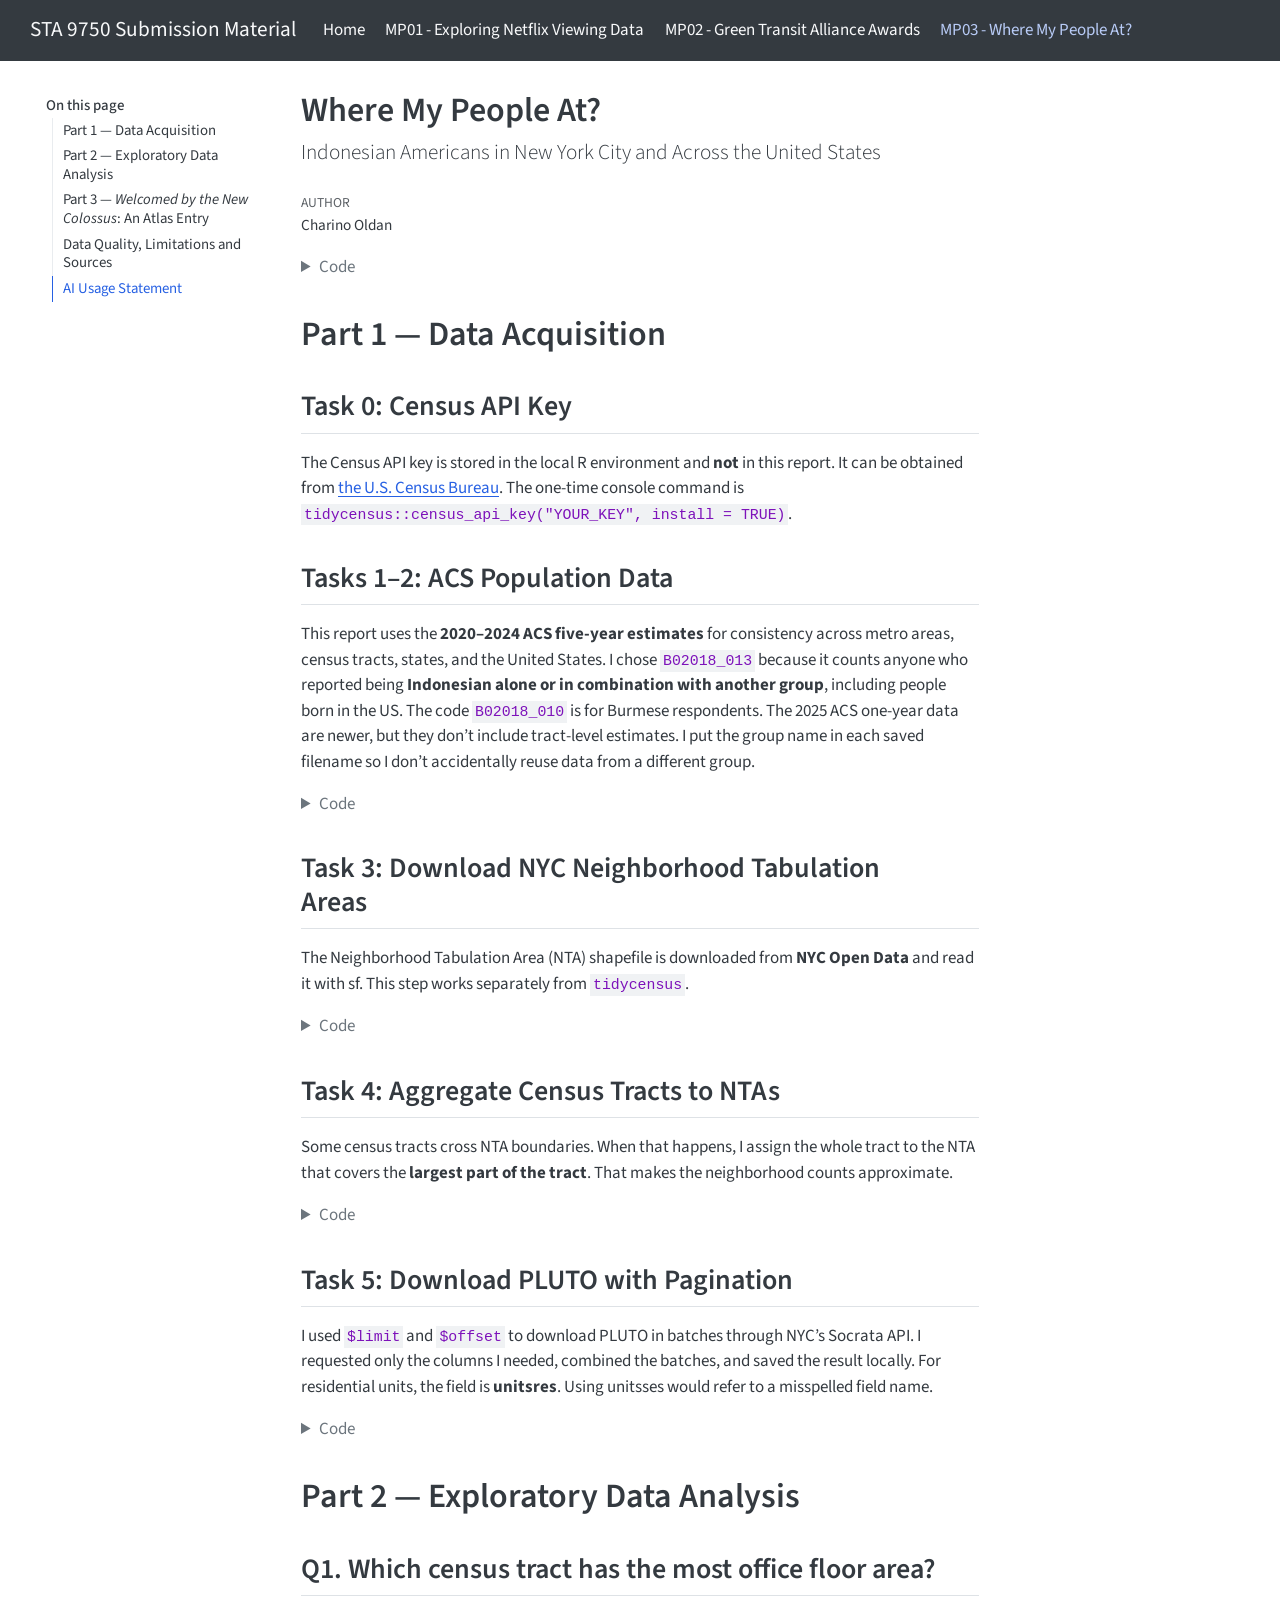
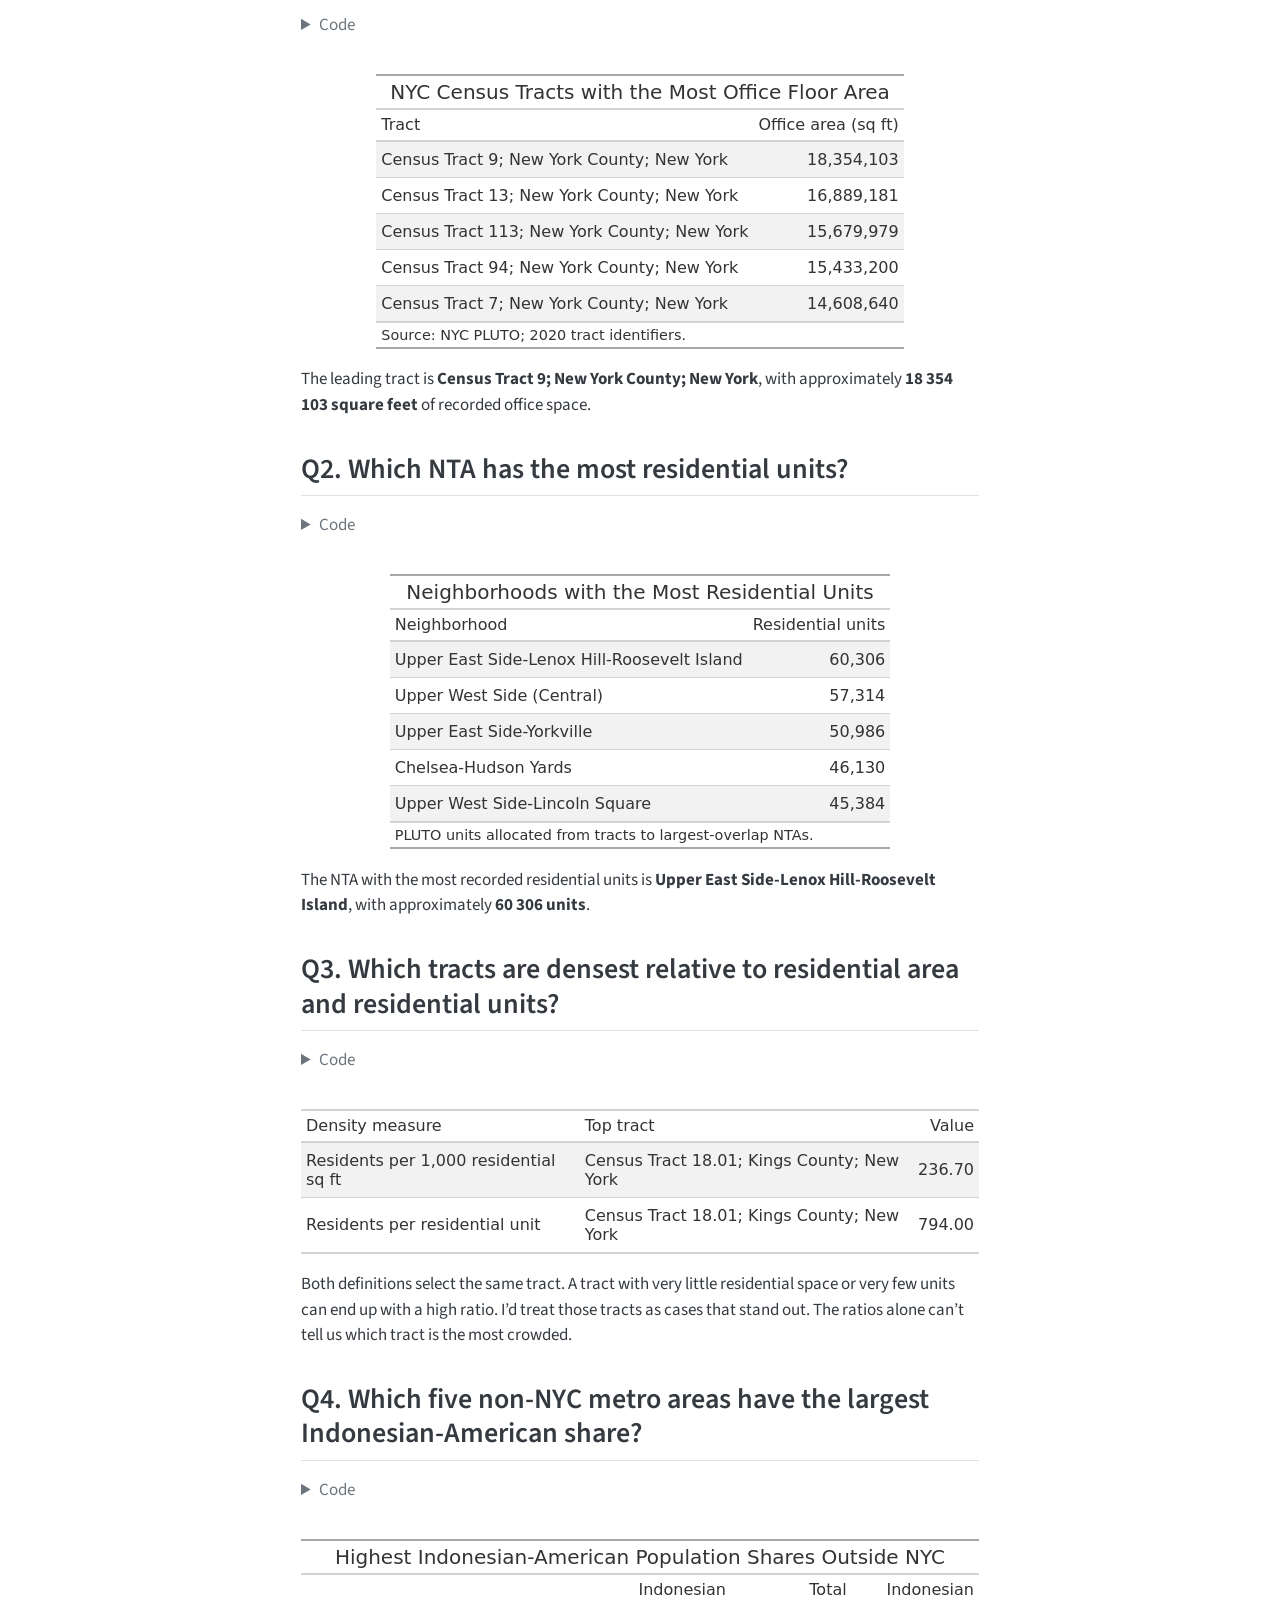
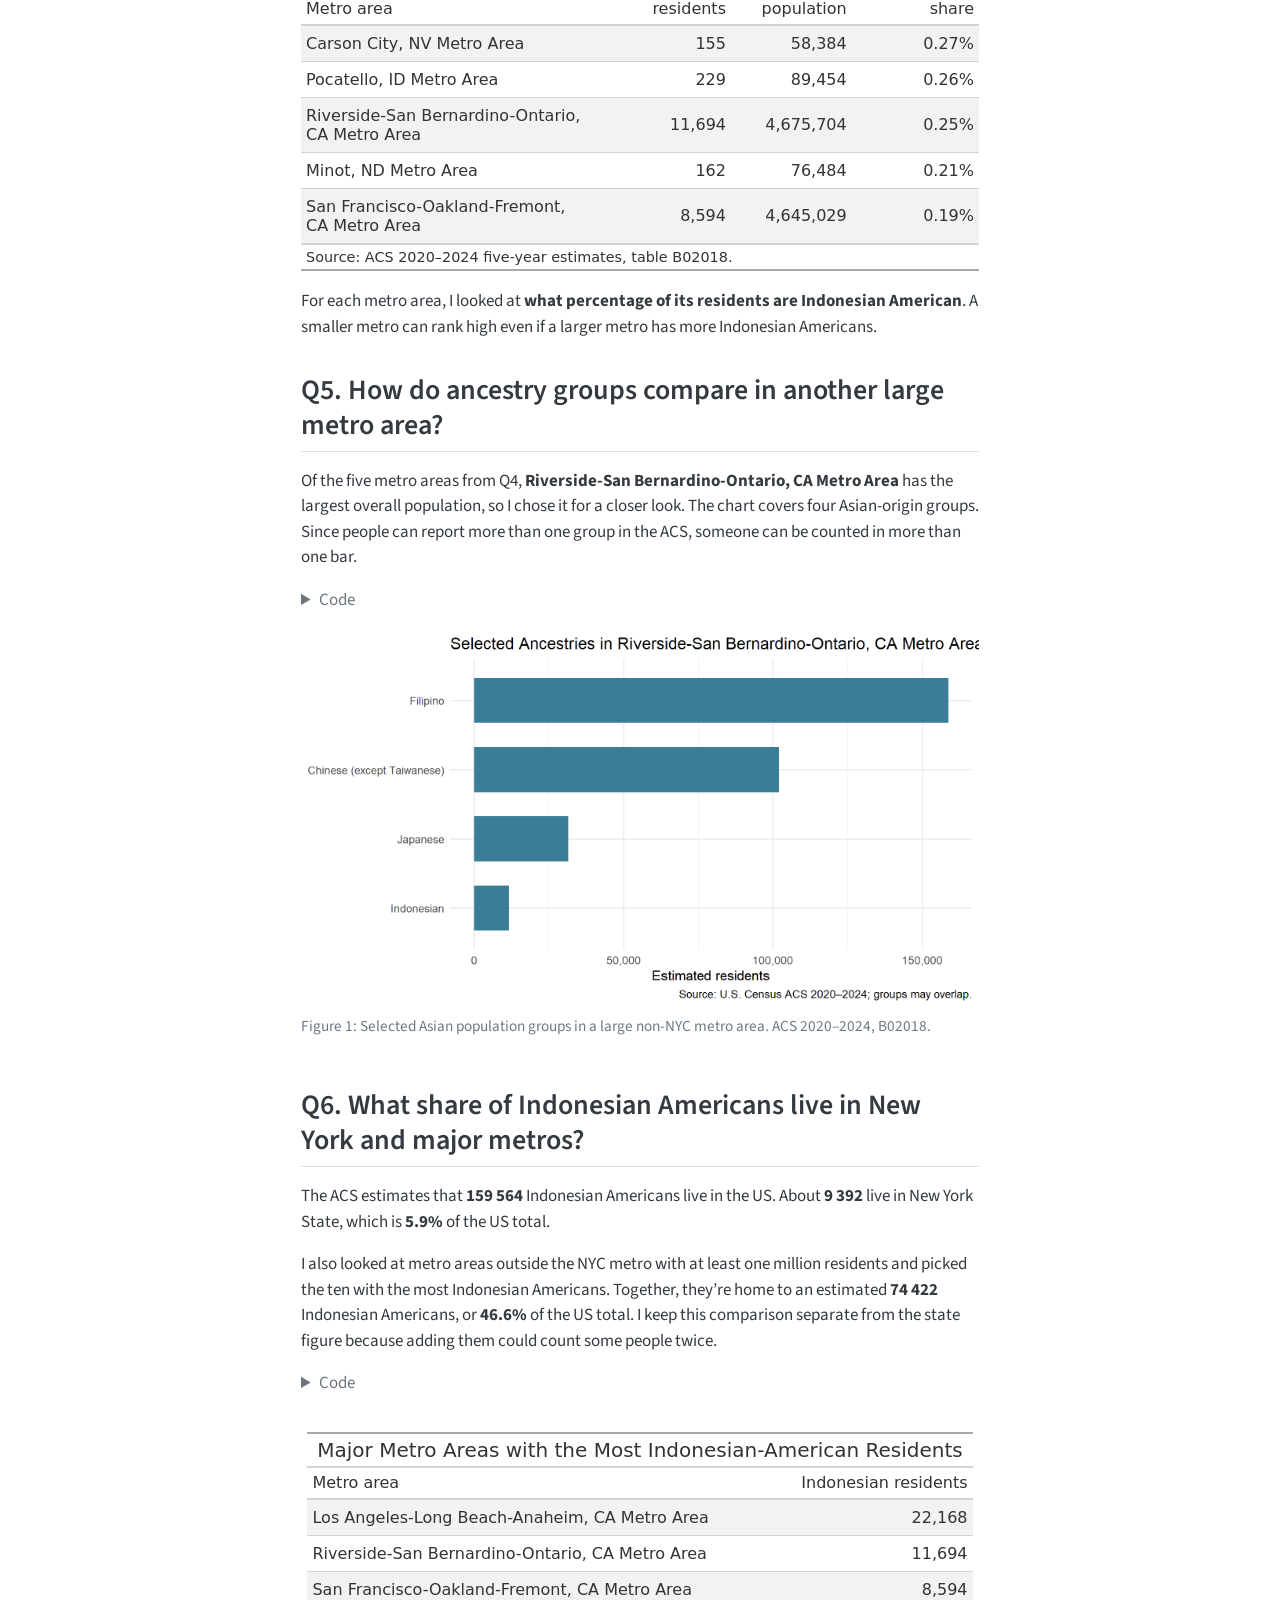
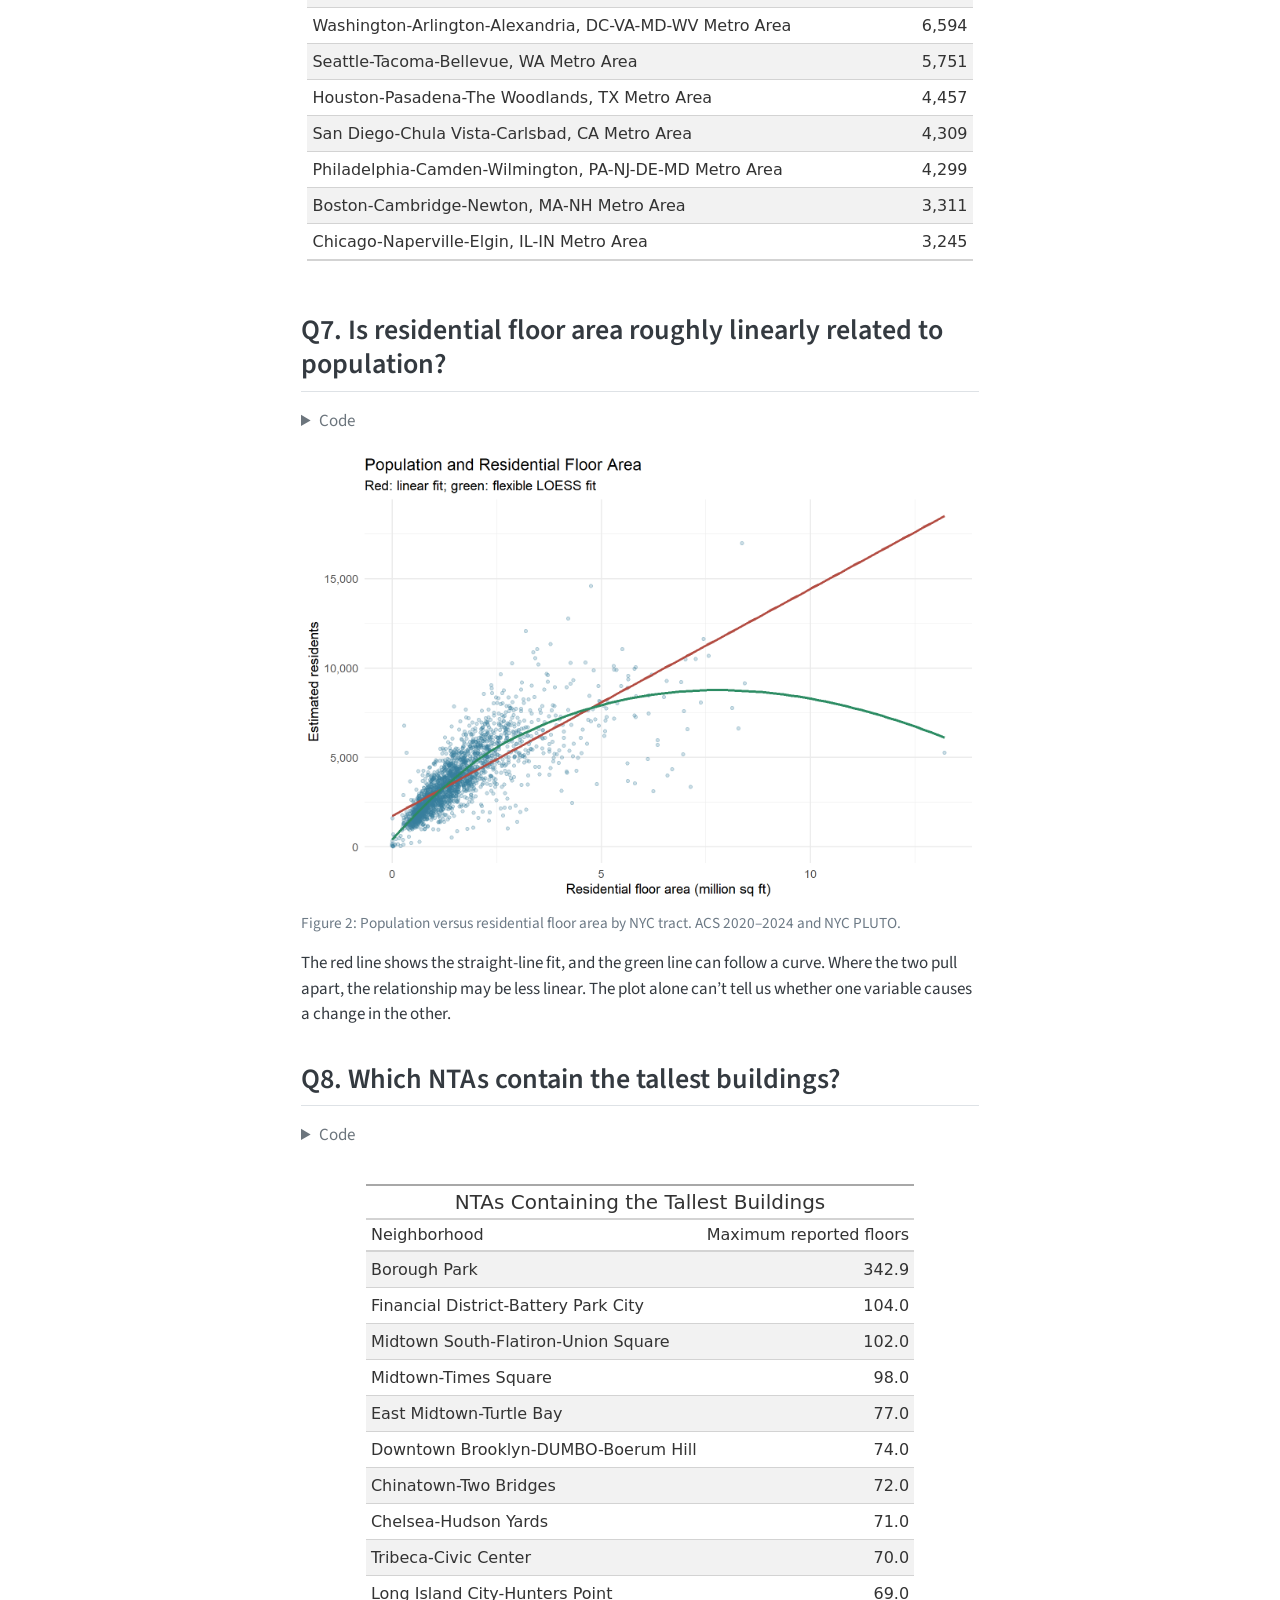
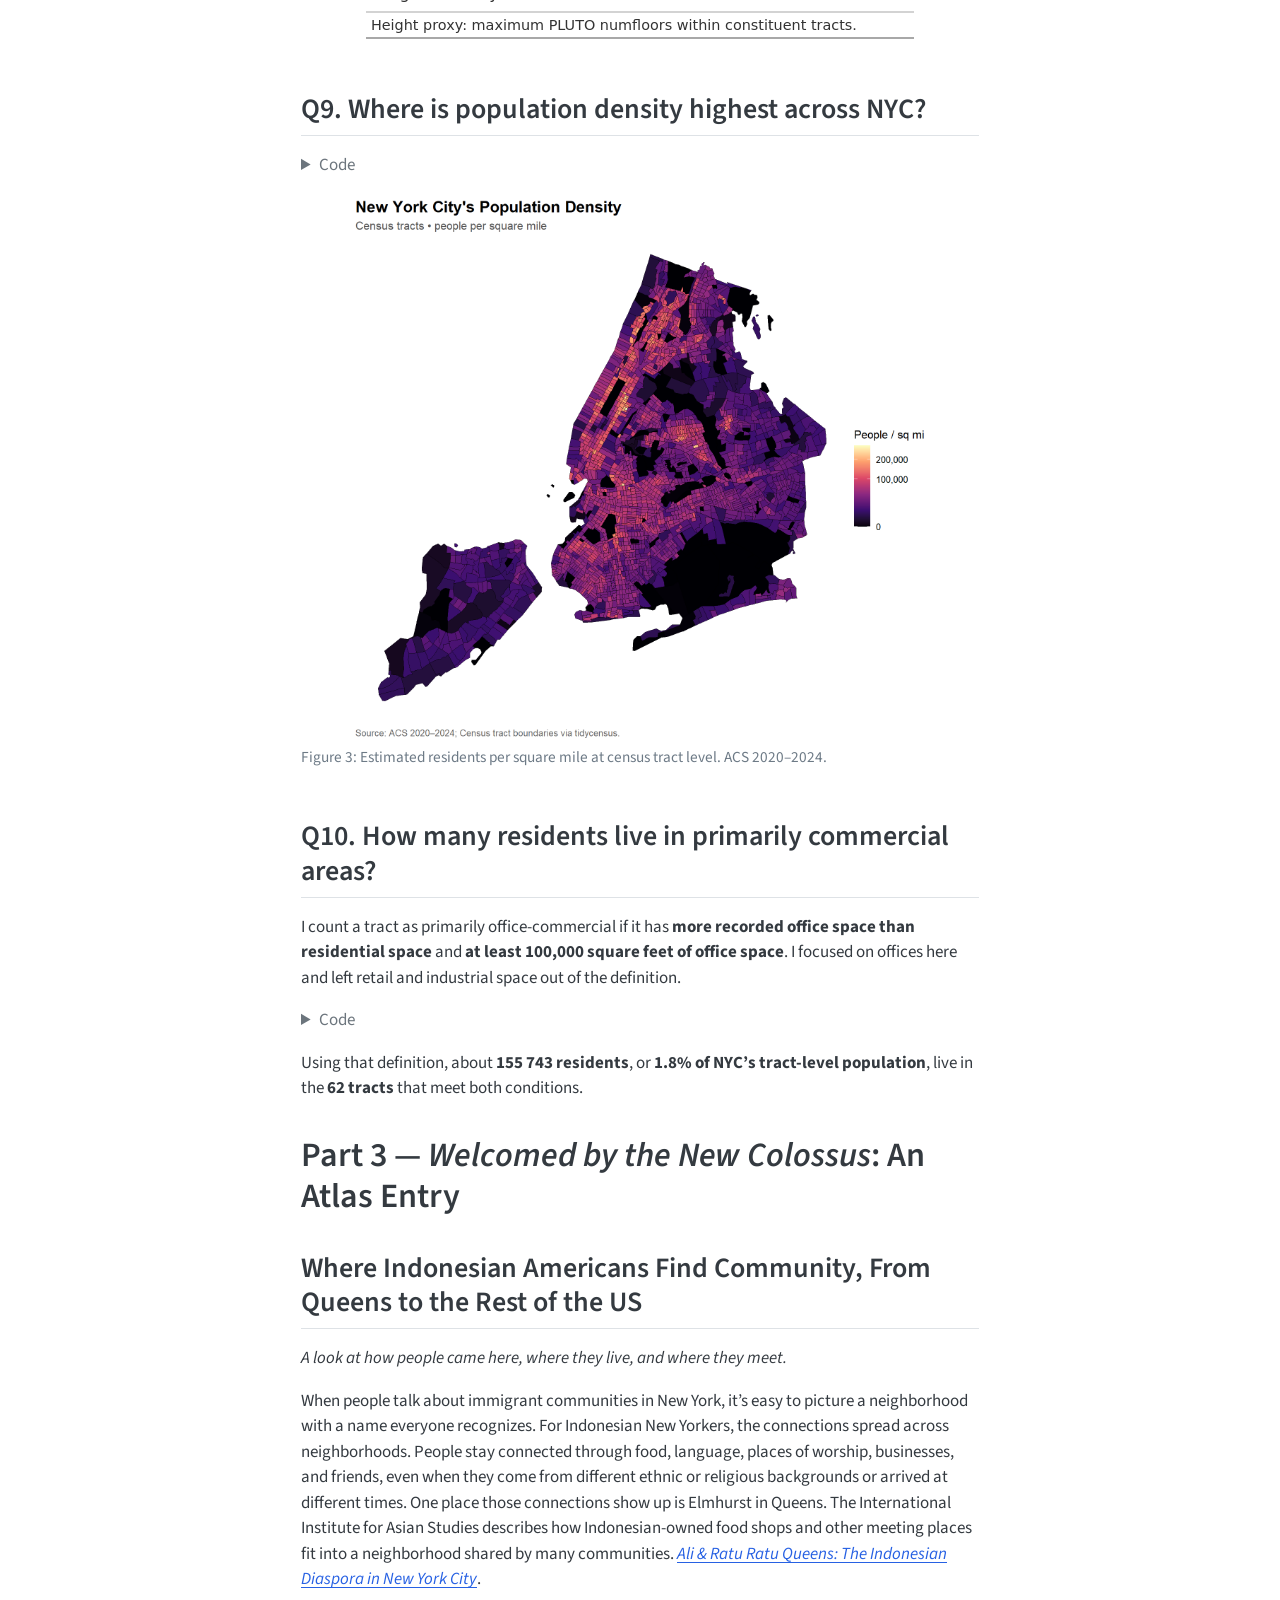
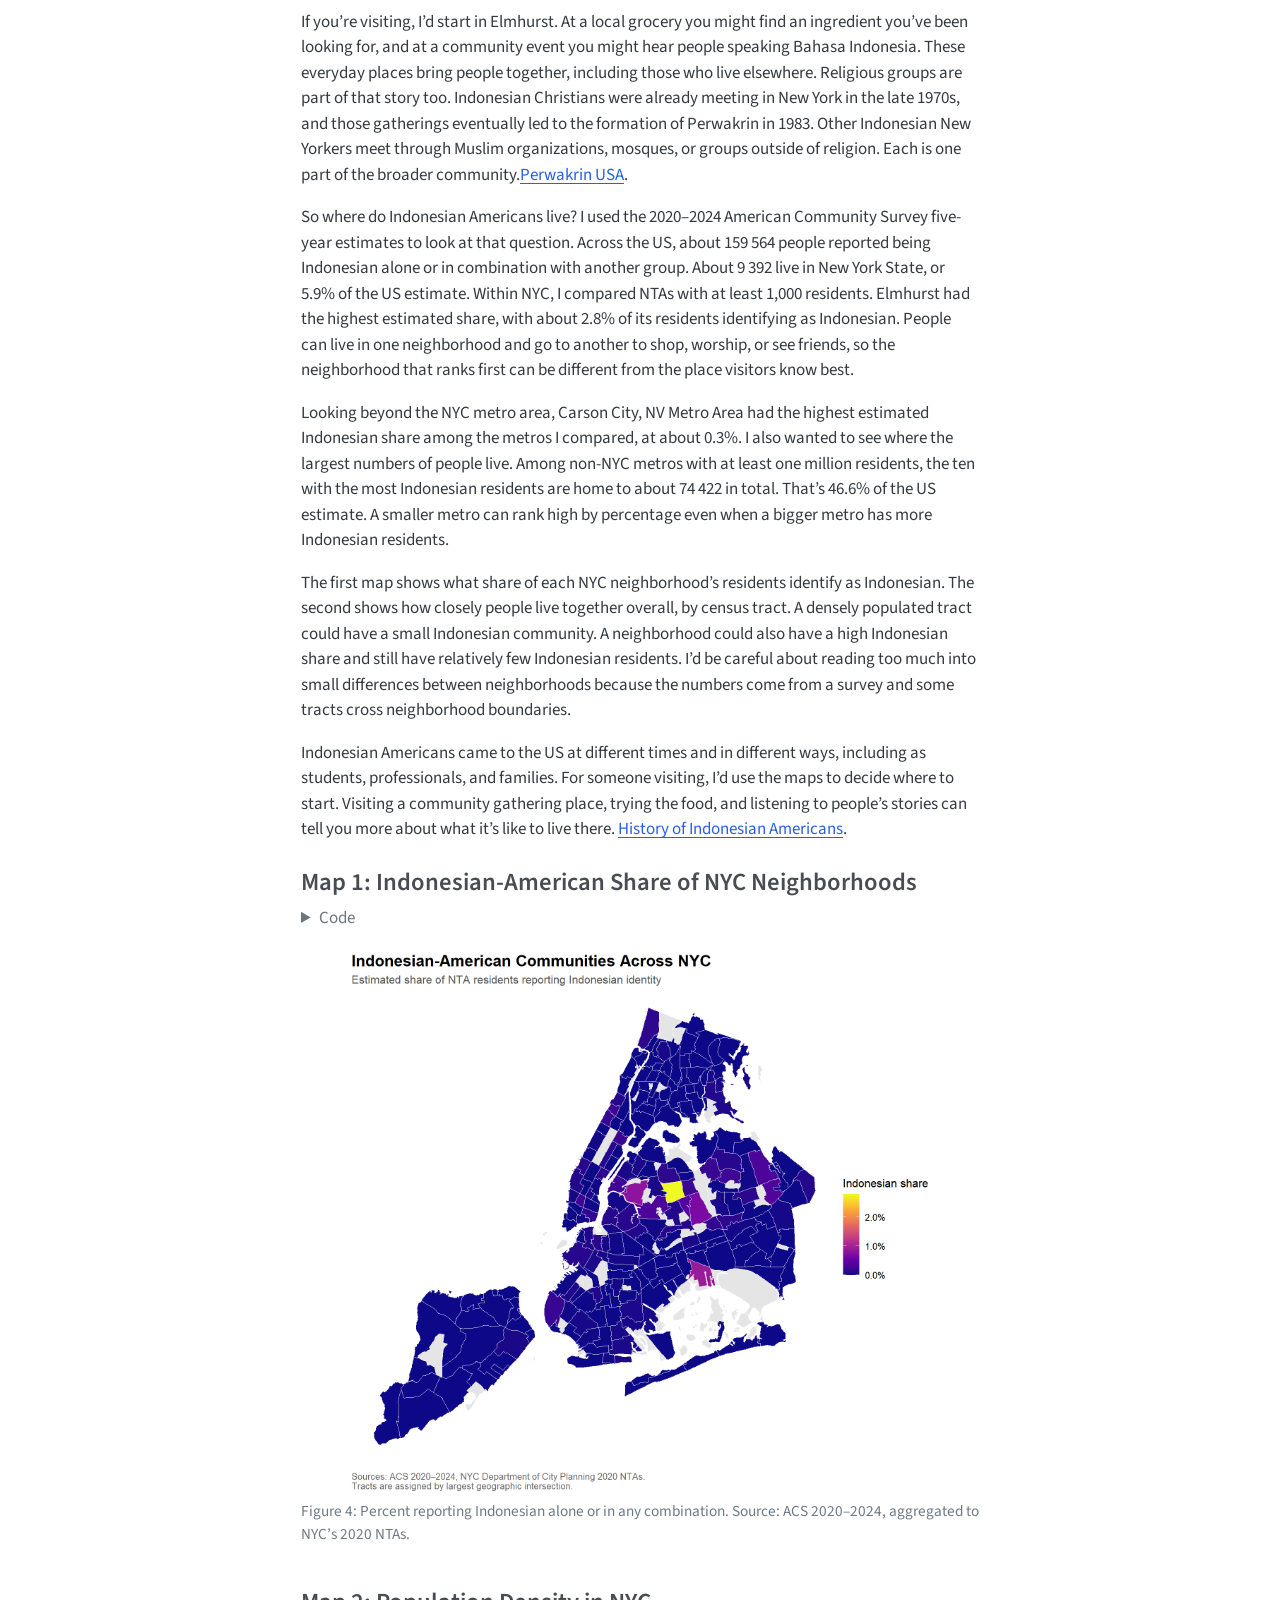
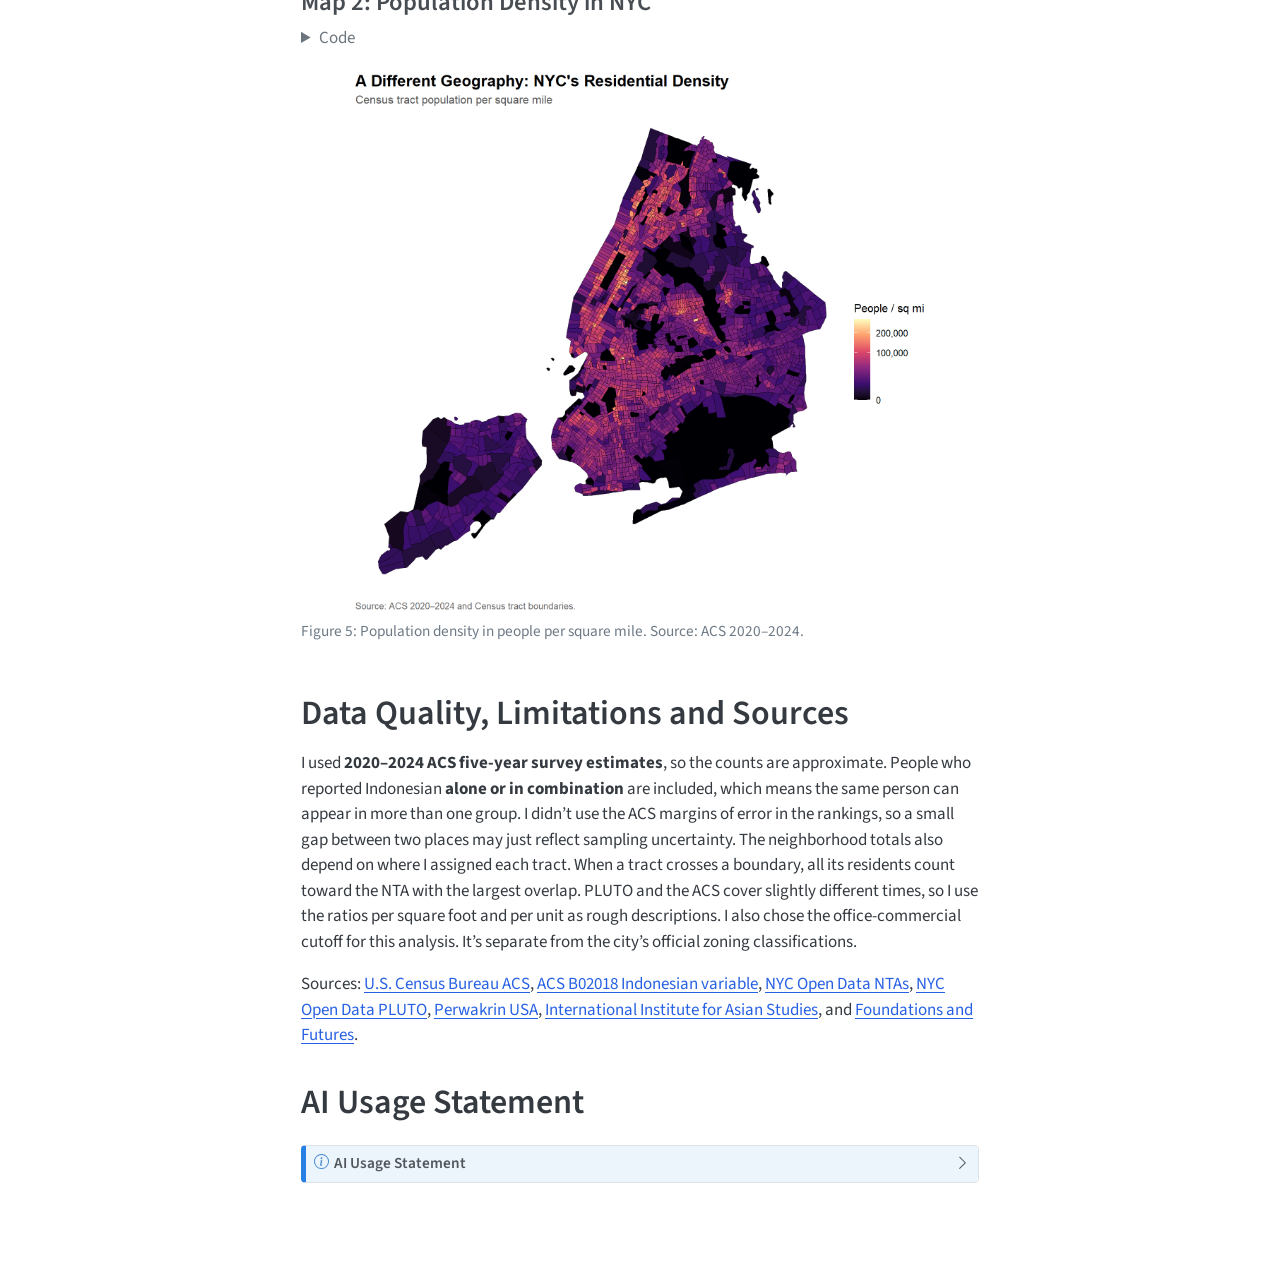
<file: docs/mp03.html>
<!DOCTYPE html>
<html xmlns="http://www.w3.org/1999/xhtml" lang="en" xml:lang="en"><head>

<meta charset="utf-8">
<meta name="generator" content="quarto-1.10.18">

<meta name="viewport" content="width=device-width, initial-scale=1.0, user-scalable=yes">

<meta name="author" content="Charino Oldan">

<title>Where My People At? – STA 9750 Submission Material</title>
<style>
/* Default styles provided by pandoc.
** See https://pandoc.org/MANUAL.html#variables-for-html for config info.
*/
span.smallcaps{font-variant: small-caps;}
div.columns{display: flex; gap: 1.5em;}
div.column{flex: auto;}
@media screen {
div.columns{gap: min(4vw, 1.5em);}
div.column{overflow-x: auto;}
}
div.hanging-indent{margin-left: 1.5em; text-indent: -1.5em;}
ul.task-list{list-style: none;}
ul.task-list li input[type="checkbox"] {
  width: 0.8em;
  margin: 0 0.8em 0.2em -1em; /* quarto-specific, see https://github.com/quarto-dev/quarto-cli/issues/4556 */ 
  vertical-align: middle;
}
/* CSS for syntax highlighting */
html { -webkit-text-size-adjust: 100%; }
pre > code.sourceCode { white-space: pre; position: relative; }
pre > code.sourceCode > span { display: inline-block; line-height: 1.25; }
pre > code.sourceCode > span:empty { height: 1.2em; }
.sourceCode { overflow: visible; }
code.sourceCode > span { color: inherit; text-decoration: inherit; }
div.sourceCode { margin: 1em 0; }
pre.sourceCode { margin: 0; }
@media screen {
div.sourceCode { overflow: auto; }
}
@media print {
pre > code.sourceCode { white-space: pre-wrap; }
pre > code.sourceCode > span { text-indent: -5em; padding-left: 5em; }
}
pre.numberSource code
  { counter-reset: source-line 0; }
pre.numberSource code > span
  { position: relative; left: -4em; counter-increment: source-line; }
pre.numberSource code > span > a:first-child::before
  { content: counter(source-line);
    position: relative; left: -1em; text-align: right; vertical-align: baseline;
    border: none; display: inline-block;
    -webkit-touch-callout: none; -webkit-user-select: none;
    -khtml-user-select: none; -moz-user-select: none;
    -ms-user-select: none; user-select: none;
    padding: 0 4px; width: 4em;
  }
pre.numberSource { margin-left: 3em;  padding-left: 4px; }
div.sourceCode
  {   }
@media screen {
pre > code.sourceCode > span > a:first-child::before { text-decoration: underline; }
}
</style>


<script src="site_libs/quarto-nav/quarto-nav.js"></script>
<script src="site_libs/quarto-nav/headroom.min.js"></script>
<script src="site_libs/clipboard/clipboard.min.js"></script>
<script src="site_libs/quarto-search/autocomplete.umd.js"></script>
<script src="site_libs/quarto-search/fuse.min.js"></script>
<script src="site_libs/quarto-search/quarto-search.js"></script>
<meta name="quarto:offset" content="./">
<script src="site_libs/quarto-html/quarto.js" type="module"></script>
<script src="site_libs/quarto-html/tabsets/tabsets.js" type="module"></script>
<script src="site_libs/quarto-html/popper.min.js"></script>
<script src="site_libs/quarto-html/tippy.umd.min.js"></script>
<script src="site_libs/quarto-html/anchor.min.js"></script>
<link href="site_libs/quarto-html/tippy.css" rel="stylesheet">
<link href="site_libs/quarto-html/quarto-syntax-highlighting-64a204ab8560d761af7679ceaba22944.css" rel="stylesheet" id="quarto-text-highlighting-styles">
<script src="site_libs/bootstrap/bootstrap.min.js"></script>
<link href="site_libs/bootstrap/bootstrap-icons.css" rel="stylesheet">
<link href="site_libs/bootstrap/bootstrap-8773bdb6428656c08bd3659ed3c31a70.min.css" rel="stylesheet" append-hash="true" id="quarto-bootstrap" data-mode="light">
<script id="quarto-search-options" type="application/json">{
  "location": "navbar",
  "copy-button": false,
  "collapse-after": 3,
  "panel-placement": "end",
  "type": "overlay",
  "limit": 50,
  "keyboard-shortcut": [
    "f",
    "/",
    "s"
  ],
  "show-item-context": false,
  "language": {
    "search-no-results-text": "No results",
    "search-matching-documents-text": "matching documents",
    "search-copy-link-title": "Copy link to search",
    "search-hide-matches-text": "Hide additional matches",
    "search-more-match-text": "more match in this document",
    "search-more-matches-text": "more matches in this document",
    "search-clear-button-title": "Clear",
    "search-text-placeholder": "",
    "search-detached-cancel-button-title": "Cancel",
    "search-submit-button-title": "Submit",
    "search-label": "Search"
  }
}</script>


</head>

<body class="floating nav-fixed quarto-light">

<div id="quarto-search-results"></div>
  <header id="quarto-header" class="headroom fixed-top">
    <nav class="navbar navbar-expand-lg " data-bs-theme="dark">
      <div class="navbar-container container-fluid">
      <div class="navbar-brand-container mx-auto">
    <a class="navbar-brand" href="./index.html">
    <span class="navbar-title">STA 9750 Submission Material</span>
    </a>
  </div>
          <button class="navbar-toggler" type="button" data-bs-toggle="collapse" data-bs-target="#navbarCollapse" aria-controls="navbarCollapse" role="menu" aria-expanded="false" aria-label="Toggle navigation" onclick="if (window.quartoToggleHeadroom) { window.quartoToggleHeadroom(); }">
  <span class="navbar-toggler-icon"></span>
</button>
          <div class="collapse navbar-collapse" id="navbarCollapse">
            <ul class="navbar-nav navbar-nav-scroll me-auto">
  <li class="nav-item">
    <a class="nav-link" href="./index.html"> 
<span class="menu-text">Home</span></a>
  </li>  
  <li class="nav-item">
    <a class="nav-link" href="./mp01.html"> 
<span class="menu-text">MP01 - Exploring Netflix Viewing Data</span></a>
  </li>  
  <li class="nav-item">
    <a class="nav-link" href="./mp02.html"> 
<span class="menu-text">MP02 - Green Transit Alliance Awards</span></a>
  </li>  
  <li class="nav-item">
    <a class="nav-link active" href="./mp03.html" aria-current="page"> 
<span class="menu-text">MP03 - Where My People At?</span></a>
  </li>  
</ul>
          </div> <!-- /navcollapse -->
            <div class="quarto-navbar-tools">
</div>
      </div> <!-- /container-fluid -->
    </nav>
</header>
<!-- content -->
<div id="quarto-content" class="quarto-container page-columns page-rows-contents page-layout-article page-navbar">
<!-- sidebar -->
  <nav id="quarto-sidebar" class="sidebar collapse collapse-horizontal quarto-sidebar-collapse-item sidebar-navigation floating overflow-auto">
    <nav id="TOC" role="doc-toc" class="toc-active">
    <h2 id="toc-title">On this page</h2>
   
  <ul>
  <li><a href="#part-1-data-acquisition" id="toc-part-1-data-acquisition" class="nav-link active" data-scroll-target="#part-1-data-acquisition">Part 1 — Data Acquisition</a>
  <ul class="collapse">
  <li><a href="#task-0-census-api-key" id="toc-task-0-census-api-key" class="nav-link" data-scroll-target="#task-0-census-api-key">Task 0: Census API Key</a></li>
  <li><a href="#tasks-12-acs-population-data" id="toc-tasks-12-acs-population-data" class="nav-link" data-scroll-target="#tasks-12-acs-population-data">Tasks 1–2: ACS Population Data</a></li>
  <li><a href="#task-3-download-nyc-neighborhood-tabulation-areas" id="toc-task-3-download-nyc-neighborhood-tabulation-areas" class="nav-link" data-scroll-target="#task-3-download-nyc-neighborhood-tabulation-areas">Task 3: Download NYC Neighborhood Tabulation Areas</a></li>
  <li><a href="#task-4-aggregate-census-tracts-to-ntas" id="toc-task-4-aggregate-census-tracts-to-ntas" class="nav-link" data-scroll-target="#task-4-aggregate-census-tracts-to-ntas">Task 4: Aggregate Census Tracts to NTAs</a></li>
  <li><a href="#task-5-download-pluto-with-pagination" id="toc-task-5-download-pluto-with-pagination" class="nav-link" data-scroll-target="#task-5-download-pluto-with-pagination">Task 5: Download PLUTO with Pagination</a></li>
  </ul></li>
  <li><a href="#eda" id="toc-eda" class="nav-link" data-scroll-target="#eda">Part 2 — Exploratory Data Analysis</a>
  <ul class="collapse">
  <li><a href="#q1.-which-census-tract-has-the-most-office-floor-area" id="toc-q1.-which-census-tract-has-the-most-office-floor-area" class="nav-link" data-scroll-target="#q1.-which-census-tract-has-the-most-office-floor-area">Q1. Which census tract has the most office floor area?</a></li>
  <li><a href="#q2.-which-nta-has-the-most-residential-units" id="toc-q2.-which-nta-has-the-most-residential-units" class="nav-link" data-scroll-target="#q2.-which-nta-has-the-most-residential-units">Q2. Which NTA has the most residential units?</a></li>
  <li><a href="#q3.-which-tracts-are-densest-relative-to-residential-area-and-residential-units" id="toc-q3.-which-tracts-are-densest-relative-to-residential-area-and-residential-units" class="nav-link" data-scroll-target="#q3.-which-tracts-are-densest-relative-to-residential-area-and-residential-units">Q3. Which tracts are densest relative to residential area and residential units?</a></li>
  <li><a href="#q4.-which-five-non-nyc-metro-areas-have-the-largest-indonesian-american-share" id="toc-q4.-which-five-non-nyc-metro-areas-have-the-largest-indonesian-american-share" class="nav-link" data-scroll-target="#q4.-which-five-non-nyc-metro-areas-have-the-largest-indonesian-american-share">Q4. Which five non-NYC metro areas have the largest Indonesian-American share?</a></li>
  <li><a href="#q5.-how-do-ancestry-groups-compare-in-another-large-metro-area" id="toc-q5.-how-do-ancestry-groups-compare-in-another-large-metro-area" class="nav-link" data-scroll-target="#q5.-how-do-ancestry-groups-compare-in-another-large-metro-area">Q5. How do ancestry groups compare in another large metro area?</a></li>
  <li><a href="#q6.-what-share-of-indonesian-americans-live-in-new-york-and-major-metros" id="toc-q6.-what-share-of-indonesian-americans-live-in-new-york-and-major-metros" class="nav-link" data-scroll-target="#q6.-what-share-of-indonesian-americans-live-in-new-york-and-major-metros">Q6. What share of Indonesian Americans live in New York and major metros?</a></li>
  <li><a href="#q7.-is-residential-floor-area-roughly-linearly-related-to-population" id="toc-q7.-is-residential-floor-area-roughly-linearly-related-to-population" class="nav-link" data-scroll-target="#q7.-is-residential-floor-area-roughly-linearly-related-to-population">Q7. Is residential floor area roughly linearly related to population?</a></li>
  <li><a href="#q8.-which-ntas-contain-the-tallest-buildings" id="toc-q8.-which-ntas-contain-the-tallest-buildings" class="nav-link" data-scroll-target="#q8.-which-ntas-contain-the-tallest-buildings">Q8. Which NTAs contain the tallest buildings?</a></li>
  <li><a href="#q9.-where-is-population-density-highest-across-nyc" id="toc-q9.-where-is-population-density-highest-across-nyc" class="nav-link" data-scroll-target="#q9.-where-is-population-density-highest-across-nyc">Q9. Where is population density highest across NYC?</a></li>
  <li><a href="#q10.-how-many-residents-live-in-primarily-commercial-areas" id="toc-q10.-how-many-residents-live-in-primarily-commercial-areas" class="nav-link" data-scroll-target="#q10.-how-many-residents-live-in-primarily-commercial-areas">Q10. How many residents live in primarily commercial areas?</a></li>
  </ul></li>
  <li><a href="#part-3-welcomed-by-the-new-colossus-an-atlas-entry" id="toc-part-3-welcomed-by-the-new-colossus-an-atlas-entry" class="nav-link" data-scroll-target="#part-3-welcomed-by-the-new-colossus-an-atlas-entry">Part 3 — <em>Welcomed by the New Colossus</em>: An Atlas Entry</a>
  <ul class="collapse">
  <li><a href="#where-indonesian-americans-find-community-from-queens-to-the-rest-of-the-us" id="toc-where-indonesian-americans-find-community-from-queens-to-the-rest-of-the-us" class="nav-link" data-scroll-target="#where-indonesian-americans-find-community-from-queens-to-the-rest-of-the-us">Where Indonesian Americans Find Community, From Queens to the Rest of the US</a>
  <ul class="collapse">
  <li><a href="#map-1-indonesian-american-share-of-nyc-neighborhoods" id="toc-map-1-indonesian-american-share-of-nyc-neighborhoods" class="nav-link" data-scroll-target="#map-1-indonesian-american-share-of-nyc-neighborhoods">Map 1: Indonesian-American Share of NYC Neighborhoods</a></li>
  <li><a href="#map-2-population-density-in-nyc" id="toc-map-2-population-density-in-nyc" class="nav-link" data-scroll-target="#map-2-population-density-in-nyc">Map 2: Population Density in NYC</a></li>
  </ul></li>
  </ul></li>
  <li><a href="#data-quality-limitations-and-sources" id="toc-data-quality-limitations-and-sources" class="nav-link" data-scroll-target="#data-quality-limitations-and-sources">Data Quality, Limitations and Sources</a></li>
  <li><a href="#ai-usage-statement" id="toc-ai-usage-statement" class="nav-link" data-scroll-target="#ai-usage-statement">AI Usage Statement</a></li>
  </ul>
</nav>
</nav>
<div id="quarto-sidebar-glass" class="quarto-sidebar-collapse-item" data-bs-toggle="collapse" data-bs-target=".quarto-sidebar-collapse-item"></div>
<!-- margin-sidebar -->
    <div id="quarto-margin-sidebar" class="sidebar margin-sidebar zindex-bottom">
    </div>
<!-- main -->
<main class="content" id="quarto-document-content">

<header id="title-block-header" class="quarto-title-block default">
<div class="quarto-title">
<h1 class="title">Where My People At?</h1>
<p class="subtitle lead">Indonesian Americans in New York City and Across the United States</p>
</div>



<div class="quarto-title-meta">

    <div>
    <div class="quarto-title-meta-heading">Author</div>
    <div class="quarto-title-meta-contents">
             <p>Charino Oldan </p>
          </div>
  </div>
    
  
    
  </div>
  


</header>


<div class="cell">
<details class="code-fold">
<summary>Code</summary>
<div class="code-copy-outer-scaffold"><div class="sourceCode cell-code" id="cb1"><pre class="sourceCode r code-with-copy"><code class="sourceCode r"><span id="cb1-1"><a href="#cb1-1" aria-hidden="true" tabindex="-1"></a><span class="fu">library</span>(tidyverse)</span>
<span id="cb1-2"><a href="#cb1-2" aria-hidden="true" tabindex="-1"></a><span class="fu">library</span>(tidycensus)</span>
<span id="cb1-3"><a href="#cb1-3" aria-hidden="true" tabindex="-1"></a><span class="fu">library</span>(sf)</span>
<span id="cb1-4"><a href="#cb1-4" aria-hidden="true" tabindex="-1"></a><span class="fu">library</span>(httr2)</span>
<span id="cb1-5"><a href="#cb1-5" aria-hidden="true" tabindex="-1"></a><span class="fu">library</span>(gt)</span>
<span id="cb1-6"><a href="#cb1-6" aria-hidden="true" tabindex="-1"></a><span class="fu">library</span>(scales)</span>
<span id="cb1-7"><a href="#cb1-7" aria-hidden="true" tabindex="-1"></a><span class="fu">library</span>(fs)</span>
<span id="cb1-8"><a href="#cb1-8" aria-hidden="true" tabindex="-1"></a></span>
<span id="cb1-9"><a href="#cb1-9" aria-hidden="true" tabindex="-1"></a>DATA_DIR <span class="ot">&lt;-</span> fs<span class="sc">::</span><span class="fu">path</span>(<span class="st">"data"</span>, <span class="st">"mp03"</span>)</span>
<span id="cb1-10"><a href="#cb1-10" aria-hidden="true" tabindex="-1"></a>fs<span class="sc">::</span><span class="fu">dir_create</span>(DATA_DIR, <span class="at">recurse =</span> <span class="cn">TRUE</span>)</span>
<span id="cb1-11"><a href="#cb1-11" aria-hidden="true" tabindex="-1"></a>ACS_YEAR <span class="ot">&lt;-</span> <span class="dv">2024</span></span>
<span id="cb1-12"><a href="#cb1-12" aria-hidden="true" tabindex="-1"></a>GROUP <span class="ot">&lt;-</span> <span class="st">"Indonesian"</span></span>
<span id="cb1-13"><a href="#cb1-13" aria-hidden="true" tabindex="-1"></a>GROUP_VAR <span class="ot">&lt;-</span> <span class="st">"B02018_013"</span></span>
<span id="cb1-14"><a href="#cb1-14" aria-hidden="true" tabindex="-1"></a></span>
<span id="cb1-15"><a href="#cb1-15" aria-hidden="true" tabindex="-1"></a><span class="co"># Run census_api_key("YOUR_KEY", install = TRUE) ONCE in the</span></span>
<span id="cb1-16"><a href="#cb1-16" aria-hidden="true" tabindex="-1"></a><span class="co"># R console, not in this document. Then restart R.</span></span>
<span id="cb1-17"><a href="#cb1-17" aria-hidden="true" tabindex="-1"></a><span class="cf">if</span> (<span class="sc">!</span><span class="fu">nzchar</span>(<span class="fu">Sys.getenv</span>(<span class="st">"CENSUS_API_KEY"</span>))) {</span>
<span id="cb1-18"><a href="#cb1-18" aria-hidden="true" tabindex="-1"></a>  <span class="fu">stop</span>(<span class="st">"Census API key missing. Set it once using tidycensus::census_api_key() in the console."</span>)</span>
<span id="cb1-19"><a href="#cb1-19" aria-hidden="true" tabindex="-1"></a>}</span>
<span id="cb1-20"><a href="#cb1-20" aria-hidden="true" tabindex="-1"></a></span>
<span id="cb1-21"><a href="#cb1-21" aria-hidden="true" tabindex="-1"></a><span class="co"># Cache ordinary Census tables as CSV and geographic tables as GeoPackage.</span></span>
<span id="cb1-22"><a href="#cb1-22" aria-hidden="true" tabindex="-1"></a>load_csv_cache <span class="ot">&lt;-</span> <span class="cf">function</span>(path, fetch) {</span>
<span id="cb1-23"><a href="#cb1-23" aria-hidden="true" tabindex="-1"></a>  <span class="cf">if</span> (<span class="fu">file.exists</span>(path)) <span class="fu">return</span>(readr<span class="sc">::</span><span class="fu">read_csv</span>(path, <span class="at">show_col_types =</span> <span class="cn">FALSE</span>))</span>
<span id="cb1-24"><a href="#cb1-24" aria-hidden="true" tabindex="-1"></a>  x <span class="ot">&lt;-</span> <span class="fu">fetch</span>()</span>
<span id="cb1-25"><a href="#cb1-25" aria-hidden="true" tabindex="-1"></a>  readr<span class="sc">::</span><span class="fu">write_csv</span>(x, path)</span>
<span id="cb1-26"><a href="#cb1-26" aria-hidden="true" tabindex="-1"></a>  x</span>
<span id="cb1-27"><a href="#cb1-27" aria-hidden="true" tabindex="-1"></a>}</span>
<span id="cb1-28"><a href="#cb1-28" aria-hidden="true" tabindex="-1"></a></span>
<span id="cb1-29"><a href="#cb1-29" aria-hidden="true" tabindex="-1"></a>load_sf_cache <span class="ot">&lt;-</span> <span class="cf">function</span>(path, fetch) {</span>
<span id="cb1-30"><a href="#cb1-30" aria-hidden="true" tabindex="-1"></a>  <span class="cf">if</span> (<span class="fu">file.exists</span>(path)) <span class="fu">return</span>(sf<span class="sc">::</span><span class="fu">st_read</span>(path, <span class="at">quiet =</span> <span class="cn">TRUE</span>))</span>
<span id="cb1-31"><a href="#cb1-31" aria-hidden="true" tabindex="-1"></a>  x <span class="ot">&lt;-</span> <span class="fu">fetch</span>()</span>
<span id="cb1-32"><a href="#cb1-32" aria-hidden="true" tabindex="-1"></a>  sf<span class="sc">::</span><span class="fu">st_write</span>(x, path, <span class="at">quiet =</span> <span class="cn">TRUE</span>)</span>
<span id="cb1-33"><a href="#cb1-33" aria-hidden="true" tabindex="-1"></a>  x</span>
<span id="cb1-34"><a href="#cb1-34" aria-hidden="true" tabindex="-1"></a>}</span>
<span id="cb1-35"><a href="#cb1-35" aria-hidden="true" tabindex="-1"></a></span>
<span id="cb1-36"><a href="#cb1-36" aria-hidden="true" tabindex="-1"></a>fmt <span class="ot">&lt;-</span> <span class="cf">function</span>(x, <span class="at">accuracy =</span> <span class="dv">1</span>) scales<span class="sc">::</span><span class="fu">number</span>(x, <span class="at">accuracy =</span> accuracy)</span>
<span id="cb1-37"><a href="#cb1-37" aria-hidden="true" tabindex="-1"></a>pct <span class="ot">&lt;-</span> <span class="cf">function</span>(x, <span class="at">accuracy =</span> <span class="fl">0.1</span>) scales<span class="sc">::</span><span class="fu">percent</span>(x, <span class="at">accuracy =</span> accuracy)</span>
<span id="cb1-38"><a href="#cb1-38" aria-hidden="true" tabindex="-1"></a>map_theme <span class="ot">&lt;-</span> <span class="cf">function</span>() <span class="fu">theme_void</span>(<span class="at">base_size =</span> <span class="dv">12</span>) <span class="sc">+</span></span>
<span id="cb1-39"><a href="#cb1-39" aria-hidden="true" tabindex="-1"></a>  <span class="fu">theme</span>(<span class="at">plot.title =</span> <span class="fu">element_text</span>(<span class="at">face =</span> <span class="st">"bold"</span>, <span class="at">size =</span> <span class="dv">17</span>),</span>
<span id="cb1-40"><a href="#cb1-40" aria-hidden="true" tabindex="-1"></a>        <span class="at">plot.subtitle =</span> <span class="fu">element_text</span>(<span class="at">color =</span> <span class="st">"gray35"</span>),</span>
<span id="cb1-41"><a href="#cb1-41" aria-hidden="true" tabindex="-1"></a>        <span class="at">plot.caption =</span> <span class="fu">element_text</span>(<span class="at">color =</span> <span class="st">"gray40"</span>, <span class="at">hjust =</span> <span class="dv">0</span>),</span>
<span id="cb1-42"><a href="#cb1-42" aria-hidden="true" tabindex="-1"></a>        <span class="at">legend.position =</span> <span class="st">"right"</span>)</span></code></pre></div><button title="Copy to Clipboard" class="code-copy-button"><i class="bi"></i></button></div>
</details>
</div>
<section id="part-1-data-acquisition" class="level1">
<h1>Part 1 — Data Acquisition</h1>
<section id="task-0-census-api-key" class="level2">
<h2 class="anchored" data-anchor-id="task-0-census-api-key">Task 0: Census API Key</h2>
<p>The Census API key is stored in the local R environment and <strong>not</strong> in this report. It can be obtained from <a href="https://api.census.gov/data/key_signup.html">the U.S. Census Bureau</a>. The one-time console command is <code>tidycensus::census_api_key("YOUR_KEY", install = TRUE)</code>.</p>
</section>
<section id="tasks-12-acs-population-data" class="level2">
<h2 class="anchored" data-anchor-id="tasks-12-acs-population-data">Tasks 1–2: ACS Population Data</h2>
<p>This report uses the <strong>2020–2024 ACS five-year estimates</strong> for consistency across metro areas, census tracts, states, and the United States. I chose <code>B02018_013</code> because it counts anyone who reported being <strong>Indonesian alone or in combination with another group</strong>, including people born in the US. The code <code>B02018_010</code> is for Burmese respondents. The 2025 ACS one-year data are newer, but they don’t include tract-level estimates. I put the group name in each saved filename so I don’t accidentally reuse data from a different group.</p>
<div class="cell">
<details class="code-fold">
<summary>Code</summary>
<div class="code-copy-outer-scaffold"><div class="sourceCode cell-code" id="cb2"><pre class="sourceCode r code-with-copy"><code class="sourceCode r"><span id="cb2-1"><a href="#cb2-1" aria-hidden="true" tabindex="-1"></a>ACS_VARS <span class="ot">&lt;-</span> <span class="fu">c</span>(<span class="at">indonesian =</span> <span class="st">"B02018_013"</span>, <span class="at">total =</span> <span class="st">"B01003_001"</span>,</span>
<span id="cb2-2"><a href="#cb2-2" aria-hidden="true" tabindex="-1"></a>              <span class="at">chinese =</span> <span class="st">"B02018_002"</span>, <span class="at">japanese =</span> <span class="st">"B02018_004"</span>,</span>
<span id="cb2-3"><a href="#cb2-3" aria-hidden="true" tabindex="-1"></a>              <span class="at">filipino =</span> <span class="st">"B02018_012"</span>, <span class="at">median_income =</span> <span class="st">"B19013_001"</span>)</span>
<span id="cb2-4"><a href="#cb2-4" aria-hidden="true" tabindex="-1"></a></span>
<span id="cb2-5"><a href="#cb2-5" aria-hidden="true" tabindex="-1"></a><span class="co"># Nationwide CBSA-level data, including other Asian population groups</span></span>
<span id="cb2-6"><a href="#cb2-6" aria-hidden="true" tabindex="-1"></a>CBSA <span class="ot">&lt;-</span> <span class="fu">load_csv_cache</span>(</span>
<span id="cb2-7"><a href="#cb2-7" aria-hidden="true" tabindex="-1"></a>  fs<span class="sc">::</span><span class="fu">path</span>(DATA_DIR, <span class="fu">paste0</span>(<span class="st">"cbsa_indonesian_acs5_"</span>, ACS_YEAR, <span class="st">".csv"</span>)),</span>
<span id="cb2-8"><a href="#cb2-8" aria-hidden="true" tabindex="-1"></a>  <span class="cf">function</span>() tidycensus<span class="sc">::</span><span class="fu">get_acs</span>(</span>
<span id="cb2-9"><a href="#cb2-9" aria-hidden="true" tabindex="-1"></a>    <span class="at">geography =</span> <span class="st">"cbsa"</span>, <span class="at">variables =</span> ACS_VARS,</span>
<span id="cb2-10"><a href="#cb2-10" aria-hidden="true" tabindex="-1"></a>    <span class="at">year =</span> ACS_YEAR, <span class="at">survey =</span> <span class="st">"acs5"</span>, <span class="at">output =</span> <span class="st">"wide"</span></span>
<span id="cb2-11"><a href="#cb2-11" aria-hidden="true" tabindex="-1"></a>  )</span>
<span id="cb2-12"><a href="#cb2-12" aria-hidden="true" tabindex="-1"></a>)</span>
<span id="cb2-13"><a href="#cb2-13" aria-hidden="true" tabindex="-1"></a></span>
<span id="cb2-14"><a href="#cb2-14" aria-hidden="true" tabindex="-1"></a><span class="co"># Five NYC counties; geometry is mandatory for the spatial analysis</span></span>
<span id="cb2-15"><a href="#cb2-15" aria-hidden="true" tabindex="-1"></a>NYC_COUNTIES <span class="ot">&lt;-</span> <span class="fu">c</span>(<span class="st">"Bronx"</span>, <span class="st">"Kings"</span>, <span class="st">"New York"</span>, <span class="st">"Queens"</span>, <span class="st">"Richmond"</span>)</span>
<span id="cb2-16"><a href="#cb2-16" aria-hidden="true" tabindex="-1"></a>TRACTS <span class="ot">&lt;-</span> <span class="fu">load_sf_cache</span>(</span>
<span id="cb2-17"><a href="#cb2-17" aria-hidden="true" tabindex="-1"></a>  fs<span class="sc">::</span><span class="fu">path</span>(DATA_DIR, <span class="fu">paste0</span>(<span class="st">"nyc_tracts_indonesian_acs5_"</span>, ACS_YEAR, <span class="st">".gpkg"</span>)),</span>
<span id="cb2-18"><a href="#cb2-18" aria-hidden="true" tabindex="-1"></a>  <span class="cf">function</span>() tidycensus<span class="sc">::</span><span class="fu">get_acs</span>(</span>
<span id="cb2-19"><a href="#cb2-19" aria-hidden="true" tabindex="-1"></a>    <span class="at">geography =</span> <span class="st">"tract"</span>, <span class="at">state =</span> <span class="st">"NY"</span>, <span class="at">county =</span> NYC_COUNTIES,</span>
<span id="cb2-20"><a href="#cb2-20" aria-hidden="true" tabindex="-1"></a>    <span class="at">variables =</span> <span class="fu">c</span>(<span class="at">indonesian =</span> GROUP_VAR, <span class="at">total =</span> <span class="st">"B01003_001"</span>),</span>
<span id="cb2-21"><a href="#cb2-21" aria-hidden="true" tabindex="-1"></a>    <span class="at">year =</span> ACS_YEAR, <span class="at">survey =</span> <span class="st">"acs5"</span>, <span class="at">output =</span> <span class="st">"wide"</span>, <span class="at">geometry =</span> <span class="cn">TRUE</span></span>
<span id="cb2-22"><a href="#cb2-22" aria-hidden="true" tabindex="-1"></a>  )</span>
<span id="cb2-23"><a href="#cb2-23" aria-hidden="true" tabindex="-1"></a>)</span>
<span id="cb2-24"><a href="#cb2-24" aria-hidden="true" tabindex="-1"></a></span>
<span id="cb2-25"><a href="#cb2-25" aria-hidden="true" tabindex="-1"></a><span class="co"># A common ACS-5 denominator for the US and New York State</span></span>
<span id="cb2-26"><a href="#cb2-26" aria-hidden="true" tabindex="-1"></a>US <span class="ot">&lt;-</span> <span class="fu">load_csv_cache</span>(</span>
<span id="cb2-27"><a href="#cb2-27" aria-hidden="true" tabindex="-1"></a>  fs<span class="sc">::</span><span class="fu">path</span>(DATA_DIR, <span class="fu">paste0</span>(<span class="st">"us_indonesian_acs5_"</span>, ACS_YEAR, <span class="st">".csv"</span>)),</span>
<span id="cb2-28"><a href="#cb2-28" aria-hidden="true" tabindex="-1"></a>  <span class="cf">function</span>() tidycensus<span class="sc">::</span><span class="fu">get_acs</span>(</span>
<span id="cb2-29"><a href="#cb2-29" aria-hidden="true" tabindex="-1"></a>    <span class="at">geography =</span> <span class="st">"us"</span>, <span class="at">variables =</span> <span class="fu">c</span>(<span class="at">indonesian =</span> GROUP_VAR, <span class="at">total =</span> <span class="st">"B01003_001"</span>),</span>
<span id="cb2-30"><a href="#cb2-30" aria-hidden="true" tabindex="-1"></a>    <span class="at">year =</span> ACS_YEAR, <span class="at">survey =</span> <span class="st">"acs5"</span>, <span class="at">output =</span> <span class="st">"wide"</span></span>
<span id="cb2-31"><a href="#cb2-31" aria-hidden="true" tabindex="-1"></a>  )</span>
<span id="cb2-32"><a href="#cb2-32" aria-hidden="true" tabindex="-1"></a>)</span>
<span id="cb2-33"><a href="#cb2-33" aria-hidden="true" tabindex="-1"></a>STATES <span class="ot">&lt;-</span> <span class="fu">load_csv_cache</span>(</span>
<span id="cb2-34"><a href="#cb2-34" aria-hidden="true" tabindex="-1"></a>  fs<span class="sc">::</span><span class="fu">path</span>(DATA_DIR, <span class="fu">paste0</span>(<span class="st">"states_indonesian_acs5_"</span>, ACS_YEAR, <span class="st">".csv"</span>)),</span>
<span id="cb2-35"><a href="#cb2-35" aria-hidden="true" tabindex="-1"></a>  <span class="cf">function</span>() tidycensus<span class="sc">::</span><span class="fu">get_acs</span>(</span>
<span id="cb2-36"><a href="#cb2-36" aria-hidden="true" tabindex="-1"></a>    <span class="at">geography =</span> <span class="st">"state"</span>, <span class="at">variables =</span> <span class="fu">c</span>(<span class="at">indonesian =</span> GROUP_VAR, <span class="at">total =</span> <span class="st">"B01003_001"</span>),</span>
<span id="cb2-37"><a href="#cb2-37" aria-hidden="true" tabindex="-1"></a>    <span class="at">year =</span> ACS_YEAR, <span class="at">survey =</span> <span class="st">"acs5"</span>, <span class="at">output =</span> <span class="st">"wide"</span></span>
<span id="cb2-38"><a href="#cb2-38" aria-hidden="true" tabindex="-1"></a>  )</span>
<span id="cb2-39"><a href="#cb2-39" aria-hidden="true" tabindex="-1"></a>)</span></code></pre></div><button title="Copy to Clipboard" class="code-copy-button"><i class="bi"></i></button></div>
</details>
</div>
</section>
<section id="task-3-download-nyc-neighborhood-tabulation-areas" class="level2">
<h2 class="anchored" data-anchor-id="task-3-download-nyc-neighborhood-tabulation-areas">Task 3: Download NYC Neighborhood Tabulation Areas</h2>
<p>The Neighborhood Tabulation Area (NTA) shapefile is downloaded from <strong>NYC Open Data</strong> and read it with sf. This step works separately from <code>tidycensus</code>.</p>
<div class="cell">
<details class="code-fold">
<summary>Code</summary>
<div class="code-copy-outer-scaffold"><div class="sourceCode cell-code" id="cb3"><pre class="sourceCode r code-with-copy"><code class="sourceCode r"><span id="cb3-1"><a href="#cb3-1" aria-hidden="true" tabindex="-1"></a>load_nyc_nta <span class="ot">&lt;-</span> <span class="cf">function</span>() {</span>
<span id="cb3-2"><a href="#cb3-2" aria-hidden="true" tabindex="-1"></a>  zip_file <span class="ot">&lt;-</span> fs<span class="sc">::</span><span class="fu">path</span>(DATA_DIR, <span class="st">"nyc_nta_2020.zip"</span>)</span>
<span id="cb3-3"><a href="#cb3-3" aria-hidden="true" tabindex="-1"></a>  unzip_dir <span class="ot">&lt;-</span> fs<span class="sc">::</span><span class="fu">path</span>(DATA_DIR, <span class="st">"nyc_nta_2020"</span>)</span>
<span id="cb3-4"><a href="#cb3-4" aria-hidden="true" tabindex="-1"></a></span>
<span id="cb3-5"><a href="#cb3-5" aria-hidden="true" tabindex="-1"></a>  <span class="cf">if</span> (<span class="sc">!</span><span class="fu">file.exists</span>(zip_file)) {</span>
<span id="cb3-6"><a href="#cb3-6" aria-hidden="true" tabindex="-1"></a>    <span class="fu">download.file</span>(</span>
<span id="cb3-7"><a href="#cb3-7" aria-hidden="true" tabindex="-1"></a>      <span class="st">"https://s-media.nyc.gov/agencies/dcp/assets/files/zip/data-tools/bytes/neighborhood-tabulation-areas/nynta2020_26d.zip"</span>,</span>
<span id="cb3-8"><a href="#cb3-8" aria-hidden="true" tabindex="-1"></a>      <span class="at">destfile =</span> zip_file, <span class="at">mode =</span> <span class="st">"wb"</span>, <span class="at">method =</span> <span class="st">"libcurl"</span>, <span class="at">quiet =</span> <span class="cn">TRUE</span></span>
<span id="cb3-9"><a href="#cb3-9" aria-hidden="true" tabindex="-1"></a>    )</span>
<span id="cb3-10"><a href="#cb3-10" aria-hidden="true" tabindex="-1"></a>  }</span>
<span id="cb3-11"><a href="#cb3-11" aria-hidden="true" tabindex="-1"></a>  <span class="cf">if</span> (<span class="sc">!</span><span class="fu">dir.exists</span>(unzip_dir) <span class="sc">||</span></span>
<span id="cb3-12"><a href="#cb3-12" aria-hidden="true" tabindex="-1"></a>      <span class="fu">length</span>(<span class="fu">list.files</span>(unzip_dir, <span class="at">pattern =</span> <span class="st">"</span><span class="sc">\\</span><span class="st">.shp$"</span>, <span class="at">recursive =</span> <span class="cn">TRUE</span>)) <span class="sc">==</span> <span class="dv">0</span>) {</span>
<span id="cb3-13"><a href="#cb3-13" aria-hidden="true" tabindex="-1"></a>    fs<span class="sc">::</span><span class="fu">dir_create</span>(unzip_dir)</span>
<span id="cb3-14"><a href="#cb3-14" aria-hidden="true" tabindex="-1"></a>    <span class="fu">unzip</span>(zip_file, <span class="at">exdir =</span> unzip_dir)</span>
<span id="cb3-15"><a href="#cb3-15" aria-hidden="true" tabindex="-1"></a>  }</span>
<span id="cb3-16"><a href="#cb3-16" aria-hidden="true" tabindex="-1"></a>  shp <span class="ot">&lt;-</span> <span class="fu">list.files</span>(unzip_dir, <span class="at">pattern =</span> <span class="st">"</span><span class="sc">\\</span><span class="st">.shp$"</span>, <span class="at">recursive =</span> <span class="cn">TRUE</span>,</span>
<span id="cb3-17"><a href="#cb3-17" aria-hidden="true" tabindex="-1"></a>                    <span class="at">full.names =</span> <span class="cn">TRUE</span>)</span>
<span id="cb3-18"><a href="#cb3-18" aria-hidden="true" tabindex="-1"></a>  <span class="cf">if</span> (<span class="fu">length</span>(shp) <span class="sc">==</span> <span class="dv">0</span>) <span class="fu">stop</span>(<span class="st">"No .shp file found. Check NTA ZIP download."</span>)</span>
<span id="cb3-19"><a href="#cb3-19" aria-hidden="true" tabindex="-1"></a>  x <span class="ot">&lt;-</span> sf<span class="sc">::</span><span class="fu">st_read</span>(shp[[<span class="dv">1</span>]], <span class="at">quiet =</span> <span class="cn">TRUE</span>)</span>
<span id="cb3-20"><a href="#cb3-20" aria-hidden="true" tabindex="-1"></a>  <span class="fu">names</span>(x) <span class="ot">&lt;-</span> <span class="fu">tolower</span>(<span class="fu">names</span>(x))</span>
<span id="cb3-21"><a href="#cb3-21" aria-hidden="true" tabindex="-1"></a>  <span class="fu">stopifnot</span>(<span class="fu">all</span>(<span class="fu">c</span>(<span class="st">"nta2020"</span>, <span class="st">"ntaname"</span>) <span class="sc">%in%</span> <span class="fu">names</span>(x)))</span>
<span id="cb3-22"><a href="#cb3-22" aria-hidden="true" tabindex="-1"></a>  x <span class="sc">|&gt;</span> <span class="fu">select</span>(nta2020, ntaname)</span>
<span id="cb3-23"><a href="#cb3-23" aria-hidden="true" tabindex="-1"></a>}</span>
<span id="cb3-24"><a href="#cb3-24" aria-hidden="true" tabindex="-1"></a></span>
<span id="cb3-25"><a href="#cb3-25" aria-hidden="true" tabindex="-1"></a>NYC_NTA <span class="ot">&lt;-</span> <span class="fu">load_nyc_nta</span>() <span class="sc">|&gt;</span> sf<span class="sc">::</span><span class="fu">st_make_valid</span>() <span class="sc">|&gt;</span> sf<span class="sc">::</span><span class="fu">st_transform</span>(<span class="dv">2263</span>)</span>
<span id="cb3-26"><a href="#cb3-26" aria-hidden="true" tabindex="-1"></a>TRACTS <span class="ot">&lt;-</span> TRACTS <span class="sc">|&gt;</span> sf<span class="sc">::</span><span class="fu">st_make_valid</span>() <span class="sc">|&gt;</span> sf<span class="sc">::</span><span class="fu">st_transform</span>(<span class="dv">2263</span>)</span></code></pre></div><button title="Copy to Clipboard" class="code-copy-button"><i class="bi"></i></button></div>
</details>
</div>
</section>
<section id="task-4-aggregate-census-tracts-to-ntas" class="level2">
<h2 class="anchored" data-anchor-id="task-4-aggregate-census-tracts-to-ntas">Task 4: Aggregate Census Tracts to NTAs</h2>
<p>Some census tracts cross NTA boundaries. When that happens, I assign the whole tract to the NTA that covers the <strong>largest part of the tract</strong>. That makes the neighborhood counts approximate.</p>
<div class="cell">
<details class="code-fold">
<summary>Code</summary>
<div class="code-copy-outer-scaffold"><div class="sourceCode cell-code" id="cb4"><pre class="sourceCode r code-with-copy"><code class="sourceCode r"><span id="cb4-1"><a href="#cb4-1" aria-hidden="true" tabindex="-1"></a>TRACT_NTA <span class="ot">&lt;-</span> <span class="fu">suppressWarnings</span>(</span>
<span id="cb4-2"><a href="#cb4-2" aria-hidden="true" tabindex="-1"></a>  sf<span class="sc">::</span><span class="fu">st_join</span>(TRACTS, NYC_NTA <span class="sc">|&gt;</span> <span class="fu">select</span>(nta2020), <span class="at">largest =</span> <span class="cn">TRUE</span>)</span>
<span id="cb4-3"><a href="#cb4-3" aria-hidden="true" tabindex="-1"></a>)</span>
<span id="cb4-4"><a href="#cb4-4" aria-hidden="true" tabindex="-1"></a></span>
<span id="cb4-5"><a href="#cb4-5" aria-hidden="true" tabindex="-1"></a>NTA_COUNTS <span class="ot">&lt;-</span> TRACT_NTA <span class="sc">|&gt;</span></span>
<span id="cb4-6"><a href="#cb4-6" aria-hidden="true" tabindex="-1"></a>  <span class="fu">st_drop_geometry</span>() <span class="sc">|&gt;</span></span>
<span id="cb4-7"><a href="#cb4-7" aria-hidden="true" tabindex="-1"></a>  <span class="fu">filter</span>(<span class="sc">!</span><span class="fu">is.na</span>(nta2020)) <span class="sc">|&gt;</span></span>
<span id="cb4-8"><a href="#cb4-8" aria-hidden="true" tabindex="-1"></a>  <span class="fu">group_by</span>(nta2020) <span class="sc">|&gt;</span></span>
<span id="cb4-9"><a href="#cb4-9" aria-hidden="true" tabindex="-1"></a>  <span class="fu">summarise</span>(<span class="at">population =</span> <span class="fu">sum</span>(totalE, <span class="at">na.rm =</span> <span class="cn">TRUE</span>),</span>
<span id="cb4-10"><a href="#cb4-10" aria-hidden="true" tabindex="-1"></a>            <span class="at">indonesian =</span> <span class="fu">sum</span>(indonesianE, <span class="at">na.rm =</span> <span class="cn">TRUE</span>), <span class="at">.groups =</span> <span class="st">"drop"</span>)</span>
<span id="cb4-11"><a href="#cb4-11" aria-hidden="true" tabindex="-1"></a></span>
<span id="cb4-12"><a href="#cb4-12" aria-hidden="true" tabindex="-1"></a>NTA_MAP <span class="ot">&lt;-</span> NYC_NTA <span class="sc">|&gt;</span></span>
<span id="cb4-13"><a href="#cb4-13" aria-hidden="true" tabindex="-1"></a>  <span class="fu">left_join</span>(NTA_COUNTS, <span class="at">by =</span> <span class="st">"nta2020"</span>) <span class="sc">|&gt;</span></span>
<span id="cb4-14"><a href="#cb4-14" aria-hidden="true" tabindex="-1"></a>  <span class="fu">mutate</span>(<span class="at">indonesian_share =</span> <span class="fu">if_else</span>(population <span class="sc">&gt;</span> <span class="dv">0</span>, indonesian <span class="sc">/</span> population, <span class="cn">NA_real_</span>))</span></code></pre></div><button title="Copy to Clipboard" class="code-copy-button"><i class="bi"></i></button></div>
</details>
</div>
</section>
<section id="task-5-download-pluto-with-pagination" class="level2">
<h2 class="anchored" data-anchor-id="task-5-download-pluto-with-pagination">Task 5: Download PLUTO with Pagination</h2>
<p>I used <code>$limit</code> and <code>$offset</code> to download PLUTO in batches through NYC’s Socrata API. I requested only the columns I needed, combined the batches, and saved the result locally. For residential units, the field is <strong>unitsres</strong>. Using unitsses would refer to a misspelled field name.</p>
<div class="cell">
<details class="code-fold">
<summary>Code</summary>
<div class="code-copy-outer-scaffold"><div class="sourceCode cell-code" id="cb5"><pre class="sourceCode r code-with-copy"><code class="sourceCode r"><span id="cb5-1"><a href="#cb5-1" aria-hidden="true" tabindex="-1"></a>load_pluto <span class="ot">&lt;-</span> <span class="cf">function</span>(<span class="at">page_size =</span> <span class="dv">20000</span>) {</span>
<span id="cb5-2"><a href="#cb5-2" aria-hidden="true" tabindex="-1"></a>  out_file <span class="ot">&lt;-</span> fs<span class="sc">::</span><span class="fu">path</span>(DATA_DIR, <span class="st">"pluto_selected.csv"</span>)</span>
<span id="cb5-3"><a href="#cb5-3" aria-hidden="true" tabindex="-1"></a>  <span class="cf">if</span> (<span class="fu">file.exists</span>(out_file)) {</span>
<span id="cb5-4"><a href="#cb5-4" aria-hidden="true" tabindex="-1"></a>    <span class="fu">return</span>(readr<span class="sc">::</span><span class="fu">read_csv</span>(out_file,</span>
<span id="cb5-5"><a href="#cb5-5" aria-hidden="true" tabindex="-1"></a>      <span class="at">col_types =</span> <span class="fu">cols</span>(<span class="at">bbl =</span> <span class="fu">col_character</span>(), <span class="at">bct2020 =</span> <span class="fu">col_character</span>(),</span>
<span id="cb5-6"><a href="#cb5-6" aria-hidden="true" tabindex="-1"></a>                       <span class="at">.default =</span> <span class="fu">col_double</span>())))</span>
<span id="cb5-7"><a href="#cb5-7" aria-hidden="true" tabindex="-1"></a>  }</span>
<span id="cb5-8"><a href="#cb5-8" aria-hidden="true" tabindex="-1"></a></span>
<span id="cb5-9"><a href="#cb5-9" aria-hidden="true" tabindex="-1"></a>  endpoint <span class="ot">&lt;-</span> <span class="st">"https://data.cityofnewyork.us/resource/64uk-42ks.csv"</span></span>
<span id="cb5-10"><a href="#cb5-10" aria-hidden="true" tabindex="-1"></a>  pages <span class="ot">&lt;-</span> <span class="fu">list</span>()</span>
<span id="cb5-11"><a href="#cb5-11" aria-hidden="true" tabindex="-1"></a>  offset <span class="ot">&lt;-</span> <span class="dv">0</span>L</span>
<span id="cb5-12"><a href="#cb5-12" aria-hidden="true" tabindex="-1"></a>  <span class="cf">repeat</span> {</span>
<span id="cb5-13"><a href="#cb5-13" aria-hidden="true" tabindex="-1"></a>    temporary <span class="ot">&lt;-</span> <span class="fu">tempfile</span>(<span class="at">fileext =</span> <span class="st">".csv"</span>)</span>
<span id="cb5-14"><a href="#cb5-14" aria-hidden="true" tabindex="-1"></a>    httr2<span class="sc">::</span><span class="fu">request</span>(endpoint) <span class="sc">|&gt;</span></span>
<span id="cb5-15"><a href="#cb5-15" aria-hidden="true" tabindex="-1"></a>      httr2<span class="sc">::</span><span class="fu">req_url_query</span>(</span>
<span id="cb5-16"><a href="#cb5-16" aria-hidden="true" tabindex="-1"></a>        <span class="st">`</span><span class="at">$select</span><span class="st">`</span> <span class="ot">=</span> <span class="st">"bbl,bct2020,officearea,resarea,unitsres,numfloors,landuse"</span>,</span>
<span id="cb5-17"><a href="#cb5-17" aria-hidden="true" tabindex="-1"></a>        <span class="st">`</span><span class="at">$order</span><span class="st">`</span> <span class="ot">=</span> <span class="st">"bbl ASC"</span>,</span>
<span id="cb5-18"><a href="#cb5-18" aria-hidden="true" tabindex="-1"></a>        <span class="st">`</span><span class="at">$limit</span><span class="st">`</span> <span class="ot">=</span> page_size,</span>
<span id="cb5-19"><a href="#cb5-19" aria-hidden="true" tabindex="-1"></a>        <span class="st">`</span><span class="at">$offset</span><span class="st">`</span> <span class="ot">=</span> offset</span>
<span id="cb5-20"><a href="#cb5-20" aria-hidden="true" tabindex="-1"></a>      ) <span class="sc">|&gt;</span></span>
<span id="cb5-21"><a href="#cb5-21" aria-hidden="true" tabindex="-1"></a>      httr2<span class="sc">::</span><span class="fu">req_retry</span>(<span class="at">max_tries =</span> <span class="dv">4</span>) <span class="sc">|&gt;</span></span>
<span id="cb5-22"><a href="#cb5-22" aria-hidden="true" tabindex="-1"></a>      httr2<span class="sc">::</span><span class="fu">req_perform</span>(<span class="at">path =</span> temporary)</span>
<span id="cb5-23"><a href="#cb5-23" aria-hidden="true" tabindex="-1"></a></span>
<span id="cb5-24"><a href="#cb5-24" aria-hidden="true" tabindex="-1"></a>    part <span class="ot">&lt;-</span> readr<span class="sc">::</span><span class="fu">read_csv</span>(temporary,</span>
<span id="cb5-25"><a href="#cb5-25" aria-hidden="true" tabindex="-1"></a>      <span class="at">col_types =</span> <span class="fu">cols</span>(<span class="at">bbl =</span> <span class="fu">col_character</span>(), <span class="at">bct2020 =</span> <span class="fu">col_character</span>(),</span>
<span id="cb5-26"><a href="#cb5-26" aria-hidden="true" tabindex="-1"></a>                       <span class="at">.default =</span> <span class="fu">col_double</span>()), <span class="at">show_col_types =</span> <span class="cn">FALSE</span>)</span>
<span id="cb5-27"><a href="#cb5-27" aria-hidden="true" tabindex="-1"></a>    <span class="fu">unlink</span>(temporary)</span>
<span id="cb5-28"><a href="#cb5-28" aria-hidden="true" tabindex="-1"></a>    pages[[<span class="fu">length</span>(pages) <span class="sc">+</span> <span class="dv">1</span>]] <span class="ot">&lt;-</span> part</span>
<span id="cb5-29"><a href="#cb5-29" aria-hidden="true" tabindex="-1"></a>    <span class="cf">if</span> (<span class="fu">nrow</span>(part) <span class="sc">&lt;</span> page_size) <span class="cf">break</span></span>
<span id="cb5-30"><a href="#cb5-30" aria-hidden="true" tabindex="-1"></a>    offset <span class="ot">&lt;-</span> offset <span class="sc">+</span> page_size</span>
<span id="cb5-31"><a href="#cb5-31" aria-hidden="true" tabindex="-1"></a>    <span class="fu">Sys.sleep</span>(<span class="fl">0.2</span>)</span>
<span id="cb5-32"><a href="#cb5-32" aria-hidden="true" tabindex="-1"></a>  }</span>
<span id="cb5-33"><a href="#cb5-33" aria-hidden="true" tabindex="-1"></a>  result <span class="ot">&lt;-</span> dplyr<span class="sc">::</span><span class="fu">bind_rows</span>(pages)</span>
<span id="cb5-34"><a href="#cb5-34" aria-hidden="true" tabindex="-1"></a>  <span class="cf">if</span> (<span class="fu">nrow</span>(result) <span class="sc">==</span> <span class="dv">0</span>) <span class="fu">stop</span>(<span class="st">"PLUTO returned no data."</span>)</span>
<span id="cb5-35"><a href="#cb5-35" aria-hidden="true" tabindex="-1"></a>  readr<span class="sc">::</span><span class="fu">write_csv</span>(result, out_file)</span>
<span id="cb5-36"><a href="#cb5-36" aria-hidden="true" tabindex="-1"></a>  result</span>
<span id="cb5-37"><a href="#cb5-37" aria-hidden="true" tabindex="-1"></a>}</span>
<span id="cb5-38"><a href="#cb5-38" aria-hidden="true" tabindex="-1"></a></span>
<span id="cb5-39"><a href="#cb5-39" aria-hidden="true" tabindex="-1"></a>PLUTO <span class="ot">&lt;-</span> <span class="fu">load_pluto</span>()</span>
<span id="cb5-40"><a href="#cb5-40" aria-hidden="true" tabindex="-1"></a></span>
<span id="cb5-41"><a href="#cb5-41" aria-hidden="true" tabindex="-1"></a><span class="co"># bct2020 is the seven-digit borough + 2020 census-tract code.</span></span>
<span id="cb5-42"><a href="#cb5-42" aria-hidden="true" tabindex="-1"></a><span class="co"># Convert it to the 11-digit New York Census tract GEOID.</span></span>
<span id="cb5-43"><a href="#cb5-43" aria-hidden="true" tabindex="-1"></a>BORO_COUNTY <span class="ot">&lt;-</span> <span class="fu">c</span>(<span class="st">"1"</span> <span class="ot">=</span> <span class="st">"061"</span>, <span class="st">"2"</span> <span class="ot">=</span> <span class="st">"005"</span>, <span class="st">"3"</span> <span class="ot">=</span> <span class="st">"047"</span>,</span>
<span id="cb5-44"><a href="#cb5-44" aria-hidden="true" tabindex="-1"></a>                 <span class="st">"4"</span> <span class="ot">=</span> <span class="st">"081"</span>, <span class="st">"5"</span> <span class="ot">=</span> <span class="st">"085"</span>)</span>
<span id="cb5-45"><a href="#cb5-45" aria-hidden="true" tabindex="-1"></a></span>
<span id="cb5-46"><a href="#cb5-46" aria-hidden="true" tabindex="-1"></a>PLUTO <span class="ot">&lt;-</span> PLUTO <span class="sc">|&gt;</span></span>
<span id="cb5-47"><a href="#cb5-47" aria-hidden="true" tabindex="-1"></a>  <span class="fu">mutate</span>(<span class="at">bct2020 =</span> <span class="fu">str_trim</span>(bct2020),</span>
<span id="cb5-48"><a href="#cb5-48" aria-hidden="true" tabindex="-1"></a>         <span class="at">tract_valid =</span> <span class="fu">str_detect</span>(bct2020, <span class="st">"^[1-5][0-9]{6}$"</span>),</span>
<span id="cb5-49"><a href="#cb5-49" aria-hidden="true" tabindex="-1"></a>         <span class="at">geoid =</span> <span class="fu">if_else</span>(</span>
<span id="cb5-50"><a href="#cb5-50" aria-hidden="true" tabindex="-1"></a>           tract_valid,</span>
<span id="cb5-51"><a href="#cb5-51" aria-hidden="true" tabindex="-1"></a>           <span class="fu">paste0</span>(<span class="st">"36"</span>, BORO_COUNTY[<span class="fu">str_sub</span>(bct2020, <span class="dv">1</span>, <span class="dv">1</span>)],</span>
<span id="cb5-52"><a href="#cb5-52" aria-hidden="true" tabindex="-1"></a>                  <span class="fu">str_sub</span>(bct2020, <span class="dv">2</span>, <span class="dv">7</span>)),</span>
<span id="cb5-53"><a href="#cb5-53" aria-hidden="true" tabindex="-1"></a>           <span class="cn">NA_character_</span></span>
<span id="cb5-54"><a href="#cb5-54" aria-hidden="true" tabindex="-1"></a>         ))</span>
<span id="cb5-55"><a href="#cb5-55" aria-hidden="true" tabindex="-1"></a></span>
<span id="cb5-56"><a href="#cb5-56" aria-hidden="true" tabindex="-1"></a>PLUTO_TRACT <span class="ot">&lt;-</span> PLUTO <span class="sc">|&gt;</span></span>
<span id="cb5-57"><a href="#cb5-57" aria-hidden="true" tabindex="-1"></a>  <span class="fu">filter</span>(<span class="sc">!</span><span class="fu">is.na</span>(geoid)) <span class="sc">|&gt;</span></span>
<span id="cb5-58"><a href="#cb5-58" aria-hidden="true" tabindex="-1"></a>  <span class="fu">group_by</span>(geoid) <span class="sc">|&gt;</span></span>
<span id="cb5-59"><a href="#cb5-59" aria-hidden="true" tabindex="-1"></a>  <span class="fu">summarise</span>(<span class="at">officearea =</span> <span class="fu">sum</span>(officearea, <span class="at">na.rm =</span> <span class="cn">TRUE</span>),</span>
<span id="cb5-60"><a href="#cb5-60" aria-hidden="true" tabindex="-1"></a>            <span class="at">resarea =</span> <span class="fu">sum</span>(resarea, <span class="at">na.rm =</span> <span class="cn">TRUE</span>),</span>
<span id="cb5-61"><a href="#cb5-61" aria-hidden="true" tabindex="-1"></a>            <span class="at">unitsres =</span> <span class="fu">sum</span>(unitsres, <span class="at">na.rm =</span> <span class="cn">TRUE</span>),</span>
<span id="cb5-62"><a href="#cb5-62" aria-hidden="true" tabindex="-1"></a>            <span class="at">max_floors =</span> <span class="fu">max</span>(<span class="fu">c</span>(<span class="dv">0</span>, numfloors), <span class="at">na.rm =</span> <span class="cn">TRUE</span>),</span>
<span id="cb5-63"><a href="#cb5-63" aria-hidden="true" tabindex="-1"></a>            <span class="at">.groups =</span> <span class="st">"drop"</span>)</span>
<span id="cb5-64"><a href="#cb5-64" aria-hidden="true" tabindex="-1"></a></span>
<span id="cb5-65"><a href="#cb5-65" aria-hidden="true" tabindex="-1"></a>TRACT_METRICS <span class="ot">&lt;-</span> TRACT_NTA <span class="sc">|&gt;</span></span>
<span id="cb5-66"><a href="#cb5-66" aria-hidden="true" tabindex="-1"></a>  <span class="fu">st_drop_geometry</span>() <span class="sc">|&gt;</span></span>
<span id="cb5-67"><a href="#cb5-67" aria-hidden="true" tabindex="-1"></a>  <span class="fu">select</span>(GEOID, NAME, nta2020, totalE, indonesianE) <span class="sc">|&gt;</span></span>
<span id="cb5-68"><a href="#cb5-68" aria-hidden="true" tabindex="-1"></a>  <span class="fu">left_join</span>(PLUTO_TRACT, <span class="at">by =</span> <span class="fu">c</span>(<span class="st">"GEOID"</span> <span class="ot">=</span> <span class="st">"geoid"</span>)) <span class="sc">|&gt;</span></span>
<span id="cb5-69"><a href="#cb5-69" aria-hidden="true" tabindex="-1"></a>  <span class="fu">mutate</span>(<span class="fu">across</span>(<span class="fu">c</span>(officearea, resarea, unitsres, max_floors),</span>
<span id="cb5-70"><a href="#cb5-70" aria-hidden="true" tabindex="-1"></a>                <span class="sc">~</span> <span class="fu">replace_na</span>(.x, <span class="dv">0</span>)),</span>
<span id="cb5-71"><a href="#cb5-71" aria-hidden="true" tabindex="-1"></a>         <span class="at">per_1000_res_sqft =</span> <span class="fu">if_else</span>(resarea <span class="sc">&gt;</span> <span class="dv">0</span>, totalE <span class="sc">/</span> resarea <span class="sc">*</span> <span class="dv">1000</span>, <span class="cn">NA_real_</span>),</span>
<span id="cb5-72"><a href="#cb5-72" aria-hidden="true" tabindex="-1"></a>         <span class="at">per_res_unit =</span> <span class="fu">if_else</span>(unitsres <span class="sc">&gt;</span> <span class="dv">0</span>, totalE <span class="sc">/</span> unitsres, <span class="cn">NA_real_</span>))</span>
<span id="cb5-73"><a href="#cb5-73" aria-hidden="true" tabindex="-1"></a></span>
<span id="cb5-74"><a href="#cb5-74" aria-hidden="true" tabindex="-1"></a>NTA_BUILDINGS <span class="ot">&lt;-</span> TRACT_METRICS <span class="sc">|&gt;</span></span>
<span id="cb5-75"><a href="#cb5-75" aria-hidden="true" tabindex="-1"></a>  <span class="fu">filter</span>(<span class="sc">!</span><span class="fu">is.na</span>(nta2020)) <span class="sc">|&gt;</span></span>
<span id="cb5-76"><a href="#cb5-76" aria-hidden="true" tabindex="-1"></a>  <span class="fu">group_by</span>(nta2020) <span class="sc">|&gt;</span></span>
<span id="cb5-77"><a href="#cb5-77" aria-hidden="true" tabindex="-1"></a>  <span class="fu">summarise</span>(<span class="at">unitsres =</span> <span class="fu">sum</span>(unitsres),</span>
<span id="cb5-78"><a href="#cb5-78" aria-hidden="true" tabindex="-1"></a>            <span class="at">resarea =</span> <span class="fu">sum</span>(resarea),</span>
<span id="cb5-79"><a href="#cb5-79" aria-hidden="true" tabindex="-1"></a>            <span class="at">officearea =</span> <span class="fu">sum</span>(officearea),</span>
<span id="cb5-80"><a href="#cb5-80" aria-hidden="true" tabindex="-1"></a>            <span class="at">tallest_floors =</span> <span class="fu">max</span>(max_floors), <span class="at">.groups =</span> <span class="st">"drop"</span>) <span class="sc">|&gt;</span></span>
<span id="cb5-81"><a href="#cb5-81" aria-hidden="true" tabindex="-1"></a>  <span class="fu">left_join</span>(NYC_NTA <span class="sc">|&gt;</span> <span class="fu">st_drop_geometry</span>() <span class="sc">|&gt;</span></span>
<span id="cb5-82"><a href="#cb5-82" aria-hidden="true" tabindex="-1"></a>              <span class="fu">select</span>(nta2020, ntaname), <span class="at">by =</span> <span class="st">"nta2020"</span>)</span>
<span id="cb5-83"><a href="#cb5-83" aria-hidden="true" tabindex="-1"></a></span>
<span id="cb5-84"><a href="#cb5-84" aria-hidden="true" tabindex="-1"></a><span class="co"># Metro-area analysis: do not conflate population share with raw counts.</span></span>
<span id="cb5-85"><a href="#cb5-85" aria-hidden="true" tabindex="-1"></a>CBSA_METRO <span class="ot">&lt;-</span> CBSA <span class="sc">|&gt;</span></span>
<span id="cb5-86"><a href="#cb5-86" aria-hidden="true" tabindex="-1"></a>  <span class="fu">filter</span>(<span class="fu">str_detect</span>(NAME, <span class="fu">regex</span>(<span class="st">"Metro Area"</span>, <span class="at">ignore_case =</span> <span class="cn">TRUE</span>)),</span>
<span id="cb5-87"><a href="#cb5-87" aria-hidden="true" tabindex="-1"></a>         <span class="sc">!</span><span class="fu">is.na</span>(indonesianE), <span class="sc">!</span><span class="fu">is.na</span>(totalE), totalE <span class="sc">&gt;</span> <span class="dv">0</span>) <span class="sc">|&gt;</span></span>
<span id="cb5-88"><a href="#cb5-88" aria-hidden="true" tabindex="-1"></a>  <span class="fu">mutate</span>(<span class="at">indonesian_share =</span> indonesianE <span class="sc">/</span> totalE)</span>
<span id="cb5-89"><a href="#cb5-89" aria-hidden="true" tabindex="-1"></a>NYC_METRO_PATTERN <span class="ot">&lt;-</span> <span class="fu">regex</span>(<span class="st">"New York-Newark-Jersey City"</span>, <span class="at">ignore_case =</span> <span class="cn">TRUE</span>)</span>
<span id="cb5-90"><a href="#cb5-90" aria-hidden="true" tabindex="-1"></a>TOP5_METROS <span class="ot">&lt;-</span> CBSA_METRO <span class="sc">|&gt;</span></span>
<span id="cb5-91"><a href="#cb5-91" aria-hidden="true" tabindex="-1"></a>  <span class="fu">filter</span>(<span class="sc">!</span><span class="fu">str_detect</span>(NAME, NYC_METRO_PATTERN)) <span class="sc">|&gt;</span></span>
<span id="cb5-92"><a href="#cb5-92" aria-hidden="true" tabindex="-1"></a>  <span class="fu">arrange</span>(<span class="fu">desc</span>(indonesian_share)) <span class="sc">|&gt;</span></span>
<span id="cb5-93"><a href="#cb5-93" aria-hidden="true" tabindex="-1"></a>  <span class="fu">slice_head</span>(<span class="at">n =</span> <span class="dv">5</span>)</span>
<span id="cb5-94"><a href="#cb5-94" aria-hidden="true" tabindex="-1"></a></span>
<span id="cb5-95"><a href="#cb5-95" aria-hidden="true" tabindex="-1"></a><span class="cf">if</span> (<span class="fu">nrow</span>(TOP5_METROS) <span class="sc">&lt;</span> <span class="dv">5</span>) <span class="fu">stop</span>(<span class="st">"Fewer than 5 non-NYC metro areas found."</span>)</span>
<span id="cb5-96"><a href="#cb5-96" aria-hidden="true" tabindex="-1"></a></span>
<span id="cb5-97"><a href="#cb5-97" aria-hidden="true" tabindex="-1"></a><span class="co"># Choose a large city / metro from those top five.</span></span>
<span id="cb5-98"><a href="#cb5-98" aria-hidden="true" tabindex="-1"></a>PROFILE_METRO <span class="ot">&lt;-</span> TOP5_METROS <span class="sc">|&gt;</span> <span class="fu">arrange</span>(<span class="fu">desc</span>(totalE)) <span class="sc">|&gt;</span> <span class="fu">slice_head</span>(<span class="at">n =</span> <span class="dv">1</span>)</span>
<span id="cb5-99"><a href="#cb5-99" aria-hidden="true" tabindex="-1"></a>PROFILE_DATA <span class="ot">&lt;-</span> PROFILE_METRO <span class="sc">|&gt;</span></span>
<span id="cb5-100"><a href="#cb5-100" aria-hidden="true" tabindex="-1"></a>  <span class="fu">select</span>(chineseE, japaneseE, indonesianE, filipinoE) <span class="sc">|&gt;</span></span>
<span id="cb5-101"><a href="#cb5-101" aria-hidden="true" tabindex="-1"></a>  <span class="fu">pivot_longer</span>(<span class="fu">everything</span>(), <span class="at">names_to =</span> <span class="st">"ancestry"</span>, <span class="at">values_to =</span> <span class="st">"residents"</span>) <span class="sc">|&gt;</span></span>
<span id="cb5-102"><a href="#cb5-102" aria-hidden="true" tabindex="-1"></a>  <span class="fu">mutate</span>(<span class="at">ancestry =</span> <span class="fu">recode</span>(ancestry, <span class="at">chineseE =</span> <span class="st">"Chinese (except Taiwanese)"</span>,</span>
<span id="cb5-103"><a href="#cb5-103" aria-hidden="true" tabindex="-1"></a>                           <span class="at">japaneseE =</span> <span class="st">"Japanese"</span>, <span class="at">indonesianE =</span> <span class="st">"Indonesian"</span>,</span>
<span id="cb5-104"><a href="#cb5-104" aria-hidden="true" tabindex="-1"></a>                           <span class="at">filipinoE =</span> <span class="st">"Filipino"</span>))</span>
<span id="cb5-105"><a href="#cb5-105" aria-hidden="true" tabindex="-1"></a></span>
<span id="cb5-106"><a href="#cb5-106" aria-hidden="true" tabindex="-1"></a>US_INDONESIAN <span class="ot">&lt;-</span> US<span class="sc">$</span>indonesianE[[<span class="dv">1</span>]]</span>
<span id="cb5-107"><a href="#cb5-107" aria-hidden="true" tabindex="-1"></a>NY_INDONESIAN <span class="ot">&lt;-</span> STATES <span class="sc">|&gt;</span> <span class="fu">filter</span>(<span class="fu">str_detect</span>(NAME, <span class="st">"^New York$"</span>)) <span class="sc">|&gt;</span> <span class="fu">pull</span>(indonesianE)</span>
<span id="cb5-108"><a href="#cb5-108" aria-hidden="true" tabindex="-1"></a><span class="cf">if</span> (<span class="fu">length</span>(NY_INDONESIAN) <span class="sc">!=</span> <span class="dv">1</span> <span class="sc">||</span> US_INDONESIAN <span class="sc">&lt;=</span> <span class="dv">0</span>) <span class="fu">stop</span>(<span class="st">"US / NY Indonesian population not found."</span>)</span>
<span id="cb5-109"><a href="#cb5-109" aria-hidden="true" tabindex="-1"></a></span>
<span id="cb5-110"><a href="#cb5-110" aria-hidden="true" tabindex="-1"></a>TOP10_MAJOR_METROS <span class="ot">&lt;-</span> CBSA_METRO <span class="sc">|&gt;</span></span>
<span id="cb5-111"><a href="#cb5-111" aria-hidden="true" tabindex="-1"></a>  <span class="fu">filter</span>(<span class="sc">!</span><span class="fu">str_detect</span>(NAME, NYC_METRO_PATTERN), totalE <span class="sc">&gt;=</span> <span class="dv">1000000</span>) <span class="sc">|&gt;</span></span>
<span id="cb5-112"><a href="#cb5-112" aria-hidden="true" tabindex="-1"></a>  <span class="fu">arrange</span>(<span class="fu">desc</span>(indonesianE)) <span class="sc">|&gt;</span></span>
<span id="cb5-113"><a href="#cb5-113" aria-hidden="true" tabindex="-1"></a>  <span class="fu">slice_head</span>(<span class="at">n =</span> <span class="dv">10</span>)</span>
<span id="cb5-114"><a href="#cb5-114" aria-hidden="true" tabindex="-1"></a></span>
<span id="cb5-115"><a href="#cb5-115" aria-hidden="true" tabindex="-1"></a>TOP_NTA <span class="ot">&lt;-</span> NTA_MAP <span class="sc">|&gt;</span></span>
<span id="cb5-116"><a href="#cb5-116" aria-hidden="true" tabindex="-1"></a>  <span class="fu">st_drop_geometry</span>() <span class="sc">|&gt;</span></span>
<span id="cb5-117"><a href="#cb5-117" aria-hidden="true" tabindex="-1"></a>  <span class="fu">filter</span>(<span class="sc">!</span><span class="fu">is.na</span>(indonesian_share), population <span class="sc">&gt;=</span> <span class="dv">1000</span>) <span class="sc">|&gt;</span></span>
<span id="cb5-118"><a href="#cb5-118" aria-hidden="true" tabindex="-1"></a>  <span class="fu">arrange</span>(<span class="fu">desc</span>(indonesian_share)) <span class="sc">|&gt;</span> <span class="fu">slice_head</span>(<span class="at">n =</span> <span class="dv">1</span>)</span>
<span id="cb5-119"><a href="#cb5-119" aria-hidden="true" tabindex="-1"></a></span>
<span id="cb5-120"><a href="#cb5-120" aria-hidden="true" tabindex="-1"></a>TRACT_SPATIAL <span class="ot">&lt;-</span> TRACT_NTA <span class="sc">|&gt;</span></span>
<span id="cb5-121"><a href="#cb5-121" aria-hidden="true" tabindex="-1"></a>  <span class="fu">mutate</span>(</span>
<span id="cb5-122"><a href="#cb5-122" aria-hidden="true" tabindex="-1"></a>    <span class="at">area_sq_mile =</span> <span class="fu">as.numeric</span>(</span>
<span id="cb5-123"><a href="#cb5-123" aria-hidden="true" tabindex="-1"></a>      sf<span class="sc">::</span><span class="fu">st_area</span>(TRACT_NTA)</span>
<span id="cb5-124"><a href="#cb5-124" aria-hidden="true" tabindex="-1"></a>    ) <span class="sc">/</span> <span class="dv">27878400</span>,</span>
<span id="cb5-125"><a href="#cb5-125" aria-hidden="true" tabindex="-1"></a></span>
<span id="cb5-126"><a href="#cb5-126" aria-hidden="true" tabindex="-1"></a>    <span class="at">pop_sq_mile =</span> <span class="fu">if_else</span>(</span>
<span id="cb5-127"><a href="#cb5-127" aria-hidden="true" tabindex="-1"></a>      area_sq_mile <span class="sc">&gt;</span> <span class="dv">0</span>,</span>
<span id="cb5-128"><a href="#cb5-128" aria-hidden="true" tabindex="-1"></a>      totalE <span class="sc">/</span> area_sq_mile,</span>
<span id="cb5-129"><a href="#cb5-129" aria-hidden="true" tabindex="-1"></a>      <span class="cn">NA_real_</span></span>
<span id="cb5-130"><a href="#cb5-130" aria-hidden="true" tabindex="-1"></a>    ),</span>
<span id="cb5-131"><a href="#cb5-131" aria-hidden="true" tabindex="-1"></a></span>
<span id="cb5-132"><a href="#cb5-132" aria-hidden="true" tabindex="-1"></a>    <span class="at">indonesian_share =</span> <span class="fu">if_else</span>(</span>
<span id="cb5-133"><a href="#cb5-133" aria-hidden="true" tabindex="-1"></a>      totalE <span class="sc">&gt;</span> <span class="dv">0</span>,</span>
<span id="cb5-134"><a href="#cb5-134" aria-hidden="true" tabindex="-1"></a>      indonesianE <span class="sc">/</span> totalE,</span>
<span id="cb5-135"><a href="#cb5-135" aria-hidden="true" tabindex="-1"></a>      <span class="cn">NA_real_</span></span>
<span id="cb5-136"><a href="#cb5-136" aria-hidden="true" tabindex="-1"></a>    )</span>
<span id="cb5-137"><a href="#cb5-137" aria-hidden="true" tabindex="-1"></a>  )</span></code></pre></div><button title="Copy to Clipboard" class="code-copy-button"><i class="bi"></i></button></div>
</details>
</div>
</section>
</section>
<section id="eda" class="level1">
<h1>Part 2 — Exploratory Data Analysis</h1>
<section id="q1.-which-census-tract-has-the-most-office-floor-area" class="level2">
<h2 class="anchored" data-anchor-id="q1.-which-census-tract-has-the-most-office-floor-area">Q1. Which census tract has the most office floor area?</h2>
<div class="cell">
<details class="code-fold">
<summary>Code</summary>
<div class="code-copy-outer-scaffold"><div class="sourceCode cell-code" id="cb6"><pre class="sourceCode r code-with-copy"><code class="sourceCode r"><span id="cb6-1"><a href="#cb6-1" aria-hidden="true" tabindex="-1"></a>TOP_OFFICE <span class="ot">&lt;-</span> TRACT_METRICS <span class="sc">|&gt;</span> <span class="fu">arrange</span>(<span class="fu">desc</span>(officearea)) <span class="sc">|&gt;</span> <span class="fu">slice_head</span>(<span class="at">n =</span> <span class="dv">5</span>)</span>
<span id="cb6-2"><a href="#cb6-2" aria-hidden="true" tabindex="-1"></a>TOP_OFFICE <span class="sc">|&gt;</span></span>
<span id="cb6-3"><a href="#cb6-3" aria-hidden="true" tabindex="-1"></a>  <span class="fu">select</span>(<span class="at">Tract =</span> NAME, <span class="st">`</span><span class="at">Office area (sq ft)</span><span class="st">`</span> <span class="ot">=</span> officearea) <span class="sc">|&gt;</span></span>
<span id="cb6-4"><a href="#cb6-4" aria-hidden="true" tabindex="-1"></a>  <span class="fu">gt</span>() <span class="sc">|&gt;</span></span>
<span id="cb6-5"><a href="#cb6-5" aria-hidden="true" tabindex="-1"></a>  <span class="fu">fmt_number</span>(<span class="st">`</span><span class="at">Office area (sq ft)</span><span class="st">`</span>, <span class="at">decimals =</span> <span class="dv">0</span>) <span class="sc">|&gt;</span></span>
<span id="cb6-6"><a href="#cb6-6" aria-hidden="true" tabindex="-1"></a>  <span class="fu">tab_header</span>(<span class="at">title =</span> <span class="st">"NYC Census Tracts with the Most Office Floor Area"</span>) <span class="sc">|&gt;</span></span>
<span id="cb6-7"><a href="#cb6-7" aria-hidden="true" tabindex="-1"></a>  <span class="fu">tab_source_note</span>(<span class="st">"Source: NYC PLUTO; 2020 tract identifiers."</span>)</span></code></pre></div><button title="Copy to Clipboard" class="code-copy-button"><i class="bi"></i></button></div>
</details>
<div class="cell-output-display">
<div id="tpjfgvehxw" style="padding-left:0px;padding-right:0px;padding-top:10px;padding-bottom:10px;overflow-x:auto;overflow-y:auto;width:auto;height:auto;">
<style>#tpjfgvehxw table {
  font-family: system-ui, 'Segoe UI', Roboto, Helvetica, Arial, sans-serif, 'Apple Color Emoji', 'Segoe UI Emoji', 'Segoe UI Symbol', 'Noto Color Emoji';
  -webkit-font-smoothing: antialiased;
  -moz-osx-font-smoothing: grayscale;
}

#tpjfgvehxw thead, #tpjfgvehxw tbody, #tpjfgvehxw tfoot, #tpjfgvehxw tr, #tpjfgvehxw td, #tpjfgvehxw th {
  border-style: none;
}

#tpjfgvehxw p {
  margin: 0;
  padding: 0;
}

#tpjfgvehxw .gt_table {
  display: table;
  border-collapse: collapse;
  line-height: normal;
  margin-left: auto;
  margin-right: auto;
  color: #333333;
  font-size: 16px;
  font-weight: normal;
  font-style: normal;
  background-color: #FFFFFF;
  width: auto;
  border-top-style: solid;
  border-top-width: 2px;
  border-top-color: #A8A8A8;
  border-right-style: none;
  border-right-width: 2px;
  border-right-color: #D3D3D3;
  border-bottom-style: solid;
  border-bottom-width: 2px;
  border-bottom-color: #A8A8A8;
  border-left-style: none;
  border-left-width: 2px;
  border-left-color: #D3D3D3;
}

#tpjfgvehxw .gt_caption {
  padding-top: 4px;
  padding-bottom: 4px;
}

#tpjfgvehxw .gt_title {
  color: #333333;
  font-size: 125%;
  font-weight: initial;
  padding-top: 4px;
  padding-bottom: 4px;
  padding-left: 5px;
  padding-right: 5px;
  border-bottom-color: #FFFFFF;
  border-bottom-width: 0;
}

#tpjfgvehxw .gt_subtitle {
  color: #333333;
  font-size: 85%;
  font-weight: initial;
  padding-top: 3px;
  padding-bottom: 5px;
  padding-left: 5px;
  padding-right: 5px;
  border-top-color: #FFFFFF;
  border-top-width: 0;
}

#tpjfgvehxw .gt_heading {
  background-color: #FFFFFF;
  text-align: center;
  border-bottom-color: #FFFFFF;
  border-left-style: none;
  border-left-width: 1px;
  border-left-color: #D3D3D3;
  border-right-style: none;
  border-right-width: 1px;
  border-right-color: #D3D3D3;
}

#tpjfgvehxw .gt_bottom_border {
  border-bottom-style: solid;
  border-bottom-width: 2px;
  border-bottom-color: #D3D3D3;
}

#tpjfgvehxw .gt_col_headings {
  border-top-style: solid;
  border-top-width: 2px;
  border-top-color: #D3D3D3;
  border-bottom-style: solid;
  border-bottom-width: 2px;
  border-bottom-color: #D3D3D3;
  border-left-style: none;
  border-left-width: 1px;
  border-left-color: #D3D3D3;
  border-right-style: none;
  border-right-width: 1px;
  border-right-color: #D3D3D3;
}

#tpjfgvehxw .gt_col_heading {
  color: #333333;
  background-color: #FFFFFF;
  font-size: 100%;
  font-weight: normal;
  text-transform: inherit;
  border-left-style: none;
  border-left-width: 1px;
  border-left-color: #D3D3D3;
  border-right-style: none;
  border-right-width: 1px;
  border-right-color: #D3D3D3;
  vertical-align: bottom;
  padding-top: 5px;
  padding-bottom: 6px;
  padding-left: 5px;
  padding-right: 5px;
  overflow-x: hidden;
}

#tpjfgvehxw .gt_column_spanner_outer {
  color: #333333;
  background-color: #FFFFFF;
  font-size: 100%;
  font-weight: normal;
  text-transform: inherit;
  padding-top: 0;
  padding-bottom: 0;
  padding-left: 4px;
  padding-right: 4px;
}

#tpjfgvehxw .gt_column_spanner_outer:first-child {
  padding-left: 0;
}

#tpjfgvehxw .gt_column_spanner_outer:last-child {
  padding-right: 0;
}

#tpjfgvehxw .gt_column_spanner {
  border-bottom-style: solid;
  border-bottom-width: 2px;
  border-bottom-color: #D3D3D3;
  vertical-align: bottom;
  padding-top: 5px;
  padding-bottom: 5px;
  overflow-x: hidden;
  display: inline-block;
  width: 100%;
}

#tpjfgvehxw .gt_spanner_row {
  border-bottom-style: hidden;
}

#tpjfgvehxw .gt_group_heading {
  padding-top: 8px;
  padding-bottom: 8px;
  padding-left: 5px;
  padding-right: 5px;
  color: #333333;
  background-color: #FFFFFF;
  font-size: 100%;
  font-weight: initial;
  text-transform: inherit;
  border-top-style: solid;
  border-top-width: 2px;
  border-top-color: #D3D3D3;
  border-bottom-style: solid;
  border-bottom-width: 2px;
  border-bottom-color: #D3D3D3;
  border-left-style: none;
  border-left-width: 1px;
  border-left-color: #D3D3D3;
  border-right-style: none;
  border-right-width: 1px;
  border-right-color: #D3D3D3;
  vertical-align: middle;
  text-align: left;
}

#tpjfgvehxw .gt_empty_group_heading {
  padding: 0.5px;
  color: #333333;
  background-color: #FFFFFF;
  font-size: 100%;
  font-weight: initial;
  border-top-style: solid;
  border-top-width: 2px;
  border-top-color: #D3D3D3;
  border-bottom-style: solid;
  border-bottom-width: 2px;
  border-bottom-color: #D3D3D3;
  vertical-align: middle;
}

#tpjfgvehxw .gt_from_md > :first-child {
  margin-top: 0;
}

#tpjfgvehxw .gt_from_md > :last-child {
  margin-bottom: 0;
}

#tpjfgvehxw .gt_row {
  padding-top: 8px;
  padding-bottom: 8px;
  padding-left: 5px;
  padding-right: 5px;
  margin: 10px;
  border-top-style: solid;
  border-top-width: 1px;
  border-top-color: #D3D3D3;
  border-left-style: none;
  border-left-width: 1px;
  border-left-color: #D3D3D3;
  border-right-style: none;
  border-right-width: 1px;
  border-right-color: #D3D3D3;
  vertical-align: middle;
  overflow-x: hidden;
}

#tpjfgvehxw .gt_stub {
  color: #333333;
  background-color: #FFFFFF;
  font-size: 100%;
  font-weight: initial;
  text-transform: inherit;
  border-right-style: solid;
  border-right-width: 2px;
  border-right-color: #D3D3D3;
  padding-left: 5px;
  padding-right: 5px;
}

#tpjfgvehxw .gt_stub_row_group {
  color: #333333;
  background-color: #FFFFFF;
  font-size: 100%;
  font-weight: initial;
  text-transform: inherit;
  border-right-style: solid;
  border-right-width: 2px;
  border-right-color: #D3D3D3;
  padding-left: 5px;
  padding-right: 5px;
  vertical-align: top;
}

#tpjfgvehxw .gt_row_group_first td {
  border-top-width: 2px;
}

#tpjfgvehxw .gt_row_group_first th {
  border-top-width: 2px;
}

#tpjfgvehxw .gt_summary_row {
  color: #333333;
  background-color: #FFFFFF;
  text-transform: inherit;
  padding-top: 8px;
  padding-bottom: 8px;
  padding-left: 5px;
  padding-right: 5px;
}

#tpjfgvehxw .gt_first_summary_row {
  border-top-style: solid;
  border-top-color: #D3D3D3;
}

#tpjfgvehxw .gt_first_summary_row.thick {
  border-top-width: 2px;
}

#tpjfgvehxw .gt_last_summary_row {
  padding-top: 8px;
  padding-bottom: 8px;
  padding-left: 5px;
  padding-right: 5px;
  border-bottom-style: solid;
  border-bottom-width: 2px;
  border-bottom-color: #D3D3D3;
}

#tpjfgvehxw .gt_grand_summary_row {
  color: #333333;
  background-color: #FFFFFF;
  text-transform: inherit;
  padding-top: 8px;
  padding-bottom: 8px;
  padding-left: 5px;
  padding-right: 5px;
}

#tpjfgvehxw .gt_first_grand_summary_row {
  padding-top: 8px;
  padding-bottom: 8px;
  padding-left: 5px;
  padding-right: 5px;
  border-top-style: double;
  border-top-width: 6px;
  border-top-color: #D3D3D3;
}

#tpjfgvehxw .gt_last_grand_summary_row_top {
  padding-top: 8px;
  padding-bottom: 8px;
  padding-left: 5px;
  padding-right: 5px;
  border-bottom-style: double;
  border-bottom-width: 6px;
  border-bottom-color: #D3D3D3;
}

#tpjfgvehxw .gt_striped {
  background-color: rgba(128, 128, 128, 0.05);
}

#tpjfgvehxw .gt_table_body {
  border-top-style: solid;
  border-top-width: 2px;
  border-top-color: #D3D3D3;
  border-bottom-style: solid;
  border-bottom-width: 2px;
  border-bottom-color: #D3D3D3;
}

#tpjfgvehxw .gt_footnotes {
  color: #333333;
  background-color: #FFFFFF;
  border-bottom-style: none;
  border-bottom-width: 2px;
  border-bottom-color: #D3D3D3;
  border-left-style: none;
  border-left-width: 2px;
  border-left-color: #D3D3D3;
  border-right-style: none;
  border-right-width: 2px;
  border-right-color: #D3D3D3;
}

#tpjfgvehxw .gt_footnote {
  margin: 0px;
  font-size: 90%;
  padding-top: 4px;
  padding-bottom: 4px;
  padding-left: 5px;
  padding-right: 5px;
}

#tpjfgvehxw .gt_sourcenotes {
  color: #333333;
  background-color: #FFFFFF;
  border-bottom-style: none;
  border-bottom-width: 2px;
  border-bottom-color: #D3D3D3;
  border-left-style: none;
  border-left-width: 2px;
  border-left-color: #D3D3D3;
  border-right-style: none;
  border-right-width: 2px;
  border-right-color: #D3D3D3;
}

#tpjfgvehxw .gt_sourcenote {
  font-size: 90%;
  padding-top: 4px;
  padding-bottom: 4px;
  padding-left: 5px;
  padding-right: 5px;
}

#tpjfgvehxw .gt_left {
  text-align: left;
}

#tpjfgvehxw .gt_center {
  text-align: center;
}

#tpjfgvehxw .gt_right {
  text-align: right;
  font-variant-numeric: tabular-nums;
}

#tpjfgvehxw .gt_font_normal {
  font-weight: normal;
}

#tpjfgvehxw .gt_font_bold {
  font-weight: bold;
}

#tpjfgvehxw .gt_font_italic {
  font-style: italic;
}

#tpjfgvehxw .gt_super {
  font-size: 65%;
}

#tpjfgvehxw .gt_footnote_marks {
  font-size: 75%;
  vertical-align: 0.4em;
  position: initial;
}

#tpjfgvehxw .gt_asterisk {
  font-size: 100%;
  vertical-align: 0;
}

#tpjfgvehxw .gt_indent_1 {
  text-indent: 5px;
}

#tpjfgvehxw .gt_indent_2 {
  text-indent: 10px;
}

#tpjfgvehxw .gt_indent_3 {
  text-indent: 15px;
}

#tpjfgvehxw .gt_indent_4 {
  text-indent: 20px;
}

#tpjfgvehxw .gt_indent_5 {
  text-indent: 25px;
}

#tpjfgvehxw .katex-display {
  display: inline-flex !important;
  margin-bottom: 0.75em !important;
}

#tpjfgvehxw div.Reactable > div.rt-table > div.rt-thead > div.rt-tr.rt-tr-group-header > div.rt-th-group:after {
  height: 0px !important;
}
</style>

<table class="gt_table caption-top table table-sm table-striped small" data-quarto-bootstrap="false">
<thead>
<tr class="gt_heading header">
<td colspan="2" class="gt_heading gt_title gt_font_normal gt_bottom_border">NYC Census Tracts with the Most Office Floor Area</td>
</tr>
<tr class="gt_col_headings even">
<th id="Tract" class="gt_col_heading gt_columns_bottom_border gt_left" data-quarto-table-cell-role="th" scope="col">Tract</th>
<th id="Office-area-(sq-ft)" class="gt_col_heading gt_columns_bottom_border gt_right" data-quarto-table-cell-role="th" scope="col">Office area (sq ft)</th>
</tr>
</thead>
<tbody class="gt_table_body">
<tr class="odd">
<td class="gt_row gt_left" headers="Tract">Census Tract 9; New York County; New York</td>
<td class="gt_row gt_right" headers="Office-area-(sq-ft)">18,354,103</td>
</tr>
<tr class="even">
<td class="gt_row gt_left" headers="Tract">Census Tract 13; New York County; New York</td>
<td class="gt_row gt_right" headers="Office-area-(sq-ft)">16,889,181</td>
</tr>
<tr class="odd">
<td class="gt_row gt_left" headers="Tract">Census Tract 113; New York County; New York</td>
<td class="gt_row gt_right" headers="Office-area-(sq-ft)">15,679,979</td>
</tr>
<tr class="even">
<td class="gt_row gt_left" headers="Tract">Census Tract 94; New York County; New York</td>
<td class="gt_row gt_right" headers="Office-area-(sq-ft)">15,433,200</td>
</tr>
<tr class="odd">
<td class="gt_row gt_left" headers="Tract">Census Tract 7; New York County; New York</td>
<td class="gt_row gt_right" headers="Office-area-(sq-ft)">14,608,640</td>
</tr>
</tbody><tfoot>
<tr class="gt_sourcenotes odd">
<td colspan="2" class="gt_sourcenote">Source: NYC PLUTO; 2020 tract identifiers.</td>
</tr>
</tfoot>

</table>

</div>
</div>
</div>
<p>The leading tract is <strong>Census Tract 9; New York County; New York</strong>, with approximately <strong>18 354 103 square feet</strong> of recorded office space.</p>
</section>
<section id="q2.-which-nta-has-the-most-residential-units" class="level2">
<h2 class="anchored" data-anchor-id="q2.-which-nta-has-the-most-residential-units">Q2. Which NTA has the most residential units?</h2>
<div class="cell">
<details class="code-fold">
<summary>Code</summary>
<div class="code-copy-outer-scaffold"><div class="sourceCode cell-code" id="cb7"><pre class="sourceCode r code-with-copy"><code class="sourceCode r"><span id="cb7-1"><a href="#cb7-1" aria-hidden="true" tabindex="-1"></a>TOP_UNITS <span class="ot">&lt;-</span> NTA_BUILDINGS <span class="sc">|&gt;</span> <span class="fu">arrange</span>(<span class="fu">desc</span>(unitsres)) <span class="sc">|&gt;</span> <span class="fu">slice_head</span>(<span class="at">n =</span> <span class="dv">5</span>)</span>
<span id="cb7-2"><a href="#cb7-2" aria-hidden="true" tabindex="-1"></a>TOP_UNITS <span class="sc">|&gt;</span></span>
<span id="cb7-3"><a href="#cb7-3" aria-hidden="true" tabindex="-1"></a>  <span class="fu">select</span>(<span class="at">Neighborhood =</span> ntaname, <span class="st">`</span><span class="at">Residential units</span><span class="st">`</span> <span class="ot">=</span> unitsres) <span class="sc">|&gt;</span></span>
<span id="cb7-4"><a href="#cb7-4" aria-hidden="true" tabindex="-1"></a>  <span class="fu">gt</span>() <span class="sc">|&gt;</span> <span class="fu">fmt_number</span>(<span class="st">`</span><span class="at">Residential units</span><span class="st">`</span>, <span class="at">decimals =</span> <span class="dv">0</span>) <span class="sc">|&gt;</span></span>
<span id="cb7-5"><a href="#cb7-5" aria-hidden="true" tabindex="-1"></a>  <span class="fu">tab_header</span>(<span class="at">title =</span> <span class="st">"Neighborhoods with the Most Residential Units"</span>) <span class="sc">|&gt;</span></span>
<span id="cb7-6"><a href="#cb7-6" aria-hidden="true" tabindex="-1"></a>  <span class="fu">tab_source_note</span>(<span class="st">"PLUTO units allocated from tracts to largest-overlap NTAs."</span>)</span></code></pre></div><button title="Copy to Clipboard" class="code-copy-button"><i class="bi"></i></button></div>
</details>
<div class="cell-output-display">
<div id="lsrxfgnscj" style="padding-left:0px;padding-right:0px;padding-top:10px;padding-bottom:10px;overflow-x:auto;overflow-y:auto;width:auto;height:auto;">
<style>#lsrxfgnscj table {
  font-family: system-ui, 'Segoe UI', Roboto, Helvetica, Arial, sans-serif, 'Apple Color Emoji', 'Segoe UI Emoji', 'Segoe UI Symbol', 'Noto Color Emoji';
  -webkit-font-smoothing: antialiased;
  -moz-osx-font-smoothing: grayscale;
}

#lsrxfgnscj thead, #lsrxfgnscj tbody, #lsrxfgnscj tfoot, #lsrxfgnscj tr, #lsrxfgnscj td, #lsrxfgnscj th {
  border-style: none;
}

#lsrxfgnscj p {
  margin: 0;
  padding: 0;
}

#lsrxfgnscj .gt_table {
  display: table;
  border-collapse: collapse;
  line-height: normal;
  margin-left: auto;
  margin-right: auto;
  color: #333333;
  font-size: 16px;
  font-weight: normal;
  font-style: normal;
  background-color: #FFFFFF;
  width: auto;
  border-top-style: solid;
  border-top-width: 2px;
  border-top-color: #A8A8A8;
  border-right-style: none;
  border-right-width: 2px;
  border-right-color: #D3D3D3;
  border-bottom-style: solid;
  border-bottom-width: 2px;
  border-bottom-color: #A8A8A8;
  border-left-style: none;
  border-left-width: 2px;
  border-left-color: #D3D3D3;
}

#lsrxfgnscj .gt_caption {
  padding-top: 4px;
  padding-bottom: 4px;
}

#lsrxfgnscj .gt_title {
  color: #333333;
  font-size: 125%;
  font-weight: initial;
  padding-top: 4px;
  padding-bottom: 4px;
  padding-left: 5px;
  padding-right: 5px;
  border-bottom-color: #FFFFFF;
  border-bottom-width: 0;
}

#lsrxfgnscj .gt_subtitle {
  color: #333333;
  font-size: 85%;
  font-weight: initial;
  padding-top: 3px;
  padding-bottom: 5px;
  padding-left: 5px;
  padding-right: 5px;
  border-top-color: #FFFFFF;
  border-top-width: 0;
}

#lsrxfgnscj .gt_heading {
  background-color: #FFFFFF;
  text-align: center;
  border-bottom-color: #FFFFFF;
  border-left-style: none;
  border-left-width: 1px;
  border-left-color: #D3D3D3;
  border-right-style: none;
  border-right-width: 1px;
  border-right-color: #D3D3D3;
}

#lsrxfgnscj .gt_bottom_border {
  border-bottom-style: solid;
  border-bottom-width: 2px;
  border-bottom-color: #D3D3D3;
}

#lsrxfgnscj .gt_col_headings {
  border-top-style: solid;
  border-top-width: 2px;
  border-top-color: #D3D3D3;
  border-bottom-style: solid;
  border-bottom-width: 2px;
  border-bottom-color: #D3D3D3;
  border-left-style: none;
  border-left-width: 1px;
  border-left-color: #D3D3D3;
  border-right-style: none;
  border-right-width: 1px;
  border-right-color: #D3D3D3;
}

#lsrxfgnscj .gt_col_heading {
  color: #333333;
  background-color: #FFFFFF;
  font-size: 100%;
  font-weight: normal;
  text-transform: inherit;
  border-left-style: none;
  border-left-width: 1px;
  border-left-color: #D3D3D3;
  border-right-style: none;
  border-right-width: 1px;
  border-right-color: #D3D3D3;
  vertical-align: bottom;
  padding-top: 5px;
  padding-bottom: 6px;
  padding-left: 5px;
  padding-right: 5px;
  overflow-x: hidden;
}

#lsrxfgnscj .gt_column_spanner_outer {
  color: #333333;
  background-color: #FFFFFF;
  font-size: 100%;
  font-weight: normal;
  text-transform: inherit;
  padding-top: 0;
  padding-bottom: 0;
  padding-left: 4px;
  padding-right: 4px;
}

#lsrxfgnscj .gt_column_spanner_outer:first-child {
  padding-left: 0;
}

#lsrxfgnscj .gt_column_spanner_outer:last-child {
  padding-right: 0;
}

#lsrxfgnscj .gt_column_spanner {
  border-bottom-style: solid;
  border-bottom-width: 2px;
  border-bottom-color: #D3D3D3;
  vertical-align: bottom;
  padding-top: 5px;
  padding-bottom: 5px;
  overflow-x: hidden;
  display: inline-block;
  width: 100%;
}

#lsrxfgnscj .gt_spanner_row {
  border-bottom-style: hidden;
}

#lsrxfgnscj .gt_group_heading {
  padding-top: 8px;
  padding-bottom: 8px;
  padding-left: 5px;
  padding-right: 5px;
  color: #333333;
  background-color: #FFFFFF;
  font-size: 100%;
  font-weight: initial;
  text-transform: inherit;
  border-top-style: solid;
  border-top-width: 2px;
  border-top-color: #D3D3D3;
  border-bottom-style: solid;
  border-bottom-width: 2px;
  border-bottom-color: #D3D3D3;
  border-left-style: none;
  border-left-width: 1px;
  border-left-color: #D3D3D3;
  border-right-style: none;
  border-right-width: 1px;
  border-right-color: #D3D3D3;
  vertical-align: middle;
  text-align: left;
}

#lsrxfgnscj .gt_empty_group_heading {
  padding: 0.5px;
  color: #333333;
  background-color: #FFFFFF;
  font-size: 100%;
  font-weight: initial;
  border-top-style: solid;
  border-top-width: 2px;
  border-top-color: #D3D3D3;
  border-bottom-style: solid;
  border-bottom-width: 2px;
  border-bottom-color: #D3D3D3;
  vertical-align: middle;
}

#lsrxfgnscj .gt_from_md > :first-child {
  margin-top: 0;
}

#lsrxfgnscj .gt_from_md > :last-child {
  margin-bottom: 0;
}

#lsrxfgnscj .gt_row {
  padding-top: 8px;
  padding-bottom: 8px;
  padding-left: 5px;
  padding-right: 5px;
  margin: 10px;
  border-top-style: solid;
  border-top-width: 1px;
  border-top-color: #D3D3D3;
  border-left-style: none;
  border-left-width: 1px;
  border-left-color: #D3D3D3;
  border-right-style: none;
  border-right-width: 1px;
  border-right-color: #D3D3D3;
  vertical-align: middle;
  overflow-x: hidden;
}

#lsrxfgnscj .gt_stub {
  color: #333333;
  background-color: #FFFFFF;
  font-size: 100%;
  font-weight: initial;
  text-transform: inherit;
  border-right-style: solid;
  border-right-width: 2px;
  border-right-color: #D3D3D3;
  padding-left: 5px;
  padding-right: 5px;
}

#lsrxfgnscj .gt_stub_row_group {
  color: #333333;
  background-color: #FFFFFF;
  font-size: 100%;
  font-weight: initial;
  text-transform: inherit;
  border-right-style: solid;
  border-right-width: 2px;
  border-right-color: #D3D3D3;
  padding-left: 5px;
  padding-right: 5px;
  vertical-align: top;
}

#lsrxfgnscj .gt_row_group_first td {
  border-top-width: 2px;
}

#lsrxfgnscj .gt_row_group_first th {
  border-top-width: 2px;
}

#lsrxfgnscj .gt_summary_row {
  color: #333333;
  background-color: #FFFFFF;
  text-transform: inherit;
  padding-top: 8px;
  padding-bottom: 8px;
  padding-left: 5px;
  padding-right: 5px;
}

#lsrxfgnscj .gt_first_summary_row {
  border-top-style: solid;
  border-top-color: #D3D3D3;
}

#lsrxfgnscj .gt_first_summary_row.thick {
  border-top-width: 2px;
}

#lsrxfgnscj .gt_last_summary_row {
  padding-top: 8px;
  padding-bottom: 8px;
  padding-left: 5px;
  padding-right: 5px;
  border-bottom-style: solid;
  border-bottom-width: 2px;
  border-bottom-color: #D3D3D3;
}

#lsrxfgnscj .gt_grand_summary_row {
  color: #333333;
  background-color: #FFFFFF;
  text-transform: inherit;
  padding-top: 8px;
  padding-bottom: 8px;
  padding-left: 5px;
  padding-right: 5px;
}

#lsrxfgnscj .gt_first_grand_summary_row {
  padding-top: 8px;
  padding-bottom: 8px;
  padding-left: 5px;
  padding-right: 5px;
  border-top-style: double;
  border-top-width: 6px;
  border-top-color: #D3D3D3;
}

#lsrxfgnscj .gt_last_grand_summary_row_top {
  padding-top: 8px;
  padding-bottom: 8px;
  padding-left: 5px;
  padding-right: 5px;
  border-bottom-style: double;
  border-bottom-width: 6px;
  border-bottom-color: #D3D3D3;
}

#lsrxfgnscj .gt_striped {
  background-color: rgba(128, 128, 128, 0.05);
}

#lsrxfgnscj .gt_table_body {
  border-top-style: solid;
  border-top-width: 2px;
  border-top-color: #D3D3D3;
  border-bottom-style: solid;
  border-bottom-width: 2px;
  border-bottom-color: #D3D3D3;
}

#lsrxfgnscj .gt_footnotes {
  color: #333333;
  background-color: #FFFFFF;
  border-bottom-style: none;
  border-bottom-width: 2px;
  border-bottom-color: #D3D3D3;
  border-left-style: none;
  border-left-width: 2px;
  border-left-color: #D3D3D3;
  border-right-style: none;
  border-right-width: 2px;
  border-right-color: #D3D3D3;
}

#lsrxfgnscj .gt_footnote {
  margin: 0px;
  font-size: 90%;
  padding-top: 4px;
  padding-bottom: 4px;
  padding-left: 5px;
  padding-right: 5px;
}

#lsrxfgnscj .gt_sourcenotes {
  color: #333333;
  background-color: #FFFFFF;
  border-bottom-style: none;
  border-bottom-width: 2px;
  border-bottom-color: #D3D3D3;
  border-left-style: none;
  border-left-width: 2px;
  border-left-color: #D3D3D3;
  border-right-style: none;
  border-right-width: 2px;
  border-right-color: #D3D3D3;
}

#lsrxfgnscj .gt_sourcenote {
  font-size: 90%;
  padding-top: 4px;
  padding-bottom: 4px;
  padding-left: 5px;
  padding-right: 5px;
}

#lsrxfgnscj .gt_left {
  text-align: left;
}

#lsrxfgnscj .gt_center {
  text-align: center;
}

#lsrxfgnscj .gt_right {
  text-align: right;
  font-variant-numeric: tabular-nums;
}

#lsrxfgnscj .gt_font_normal {
  font-weight: normal;
}

#lsrxfgnscj .gt_font_bold {
  font-weight: bold;
}

#lsrxfgnscj .gt_font_italic {
  font-style: italic;
}

#lsrxfgnscj .gt_super {
  font-size: 65%;
}

#lsrxfgnscj .gt_footnote_marks {
  font-size: 75%;
  vertical-align: 0.4em;
  position: initial;
}

#lsrxfgnscj .gt_asterisk {
  font-size: 100%;
  vertical-align: 0;
}

#lsrxfgnscj .gt_indent_1 {
  text-indent: 5px;
}

#lsrxfgnscj .gt_indent_2 {
  text-indent: 10px;
}

#lsrxfgnscj .gt_indent_3 {
  text-indent: 15px;
}

#lsrxfgnscj .gt_indent_4 {
  text-indent: 20px;
}

#lsrxfgnscj .gt_indent_5 {
  text-indent: 25px;
}

#lsrxfgnscj .katex-display {
  display: inline-flex !important;
  margin-bottom: 0.75em !important;
}

#lsrxfgnscj div.Reactable > div.rt-table > div.rt-thead > div.rt-tr.rt-tr-group-header > div.rt-th-group:after {
  height: 0px !important;
}
</style>

<table class="gt_table caption-top table table-sm table-striped small" data-quarto-bootstrap="false">
<thead>
<tr class="gt_heading header">
<td colspan="2" class="gt_heading gt_title gt_font_normal gt_bottom_border">Neighborhoods with the Most Residential Units</td>
</tr>
<tr class="gt_col_headings even">
<th id="Neighborhood" class="gt_col_heading gt_columns_bottom_border gt_left" data-quarto-table-cell-role="th" scope="col">Neighborhood</th>
<th id="Residential-units" class="gt_col_heading gt_columns_bottom_border gt_right" data-quarto-table-cell-role="th" scope="col">Residential units</th>
</tr>
</thead>
<tbody class="gt_table_body">
<tr class="odd">
<td class="gt_row gt_left" headers="Neighborhood">Upper East Side-Lenox Hill-Roosevelt Island</td>
<td class="gt_row gt_right" headers="Residential-units">60,306</td>
</tr>
<tr class="even">
<td class="gt_row gt_left" headers="Neighborhood">Upper West Side (Central)</td>
<td class="gt_row gt_right" headers="Residential-units">57,314</td>
</tr>
<tr class="odd">
<td class="gt_row gt_left" headers="Neighborhood">Upper East Side-Yorkville</td>
<td class="gt_row gt_right" headers="Residential-units">50,986</td>
</tr>
<tr class="even">
<td class="gt_row gt_left" headers="Neighborhood">Chelsea-Hudson Yards</td>
<td class="gt_row gt_right" headers="Residential-units">46,130</td>
</tr>
<tr class="odd">
<td class="gt_row gt_left" headers="Neighborhood">Upper West Side-Lincoln Square</td>
<td class="gt_row gt_right" headers="Residential-units">45,384</td>
</tr>
</tbody><tfoot>
<tr class="gt_sourcenotes odd">
<td colspan="2" class="gt_sourcenote">PLUTO units allocated from tracts to largest-overlap NTAs.</td>
</tr>
</tfoot>

</table>

</div>
</div>
</div>
<p>The NTA with the most recorded residential units is <strong>Upper East Side-Lenox Hill-Roosevelt Island</strong>, with approximately <strong>60 306 units</strong>.</p>
</section>
<section id="q3.-which-tracts-are-densest-relative-to-residential-area-and-residential-units" class="level2">
<h2 class="anchored" data-anchor-id="q3.-which-tracts-are-densest-relative-to-residential-area-and-residential-units">Q3. Which tracts are densest relative to residential area and residential units?</h2>
<div class="cell">
<details class="code-fold">
<summary>Code</summary>
<div class="code-copy-outer-scaffold"><div class="sourceCode cell-code" id="cb8"><pre class="sourceCode r code-with-copy"><code class="sourceCode r"><span id="cb8-1"><a href="#cb8-1" aria-hidden="true" tabindex="-1"></a>DENSE_BY_AREA <span class="ot">&lt;-</span> TRACT_METRICS <span class="sc">|&gt;</span></span>
<span id="cb8-2"><a href="#cb8-2" aria-hidden="true" tabindex="-1"></a>  <span class="fu">filter</span>(resarea <span class="sc">&gt;</span> <span class="dv">0</span>, totalE <span class="sc">&gt;</span> <span class="dv">0</span>) <span class="sc">|&gt;</span></span>
<span id="cb8-3"><a href="#cb8-3" aria-hidden="true" tabindex="-1"></a>  <span class="fu">arrange</span>(<span class="fu">desc</span>(per_1000_res_sqft)) <span class="sc">|&gt;</span> <span class="fu">slice_head</span>(<span class="at">n =</span> <span class="dv">1</span>)</span>
<span id="cb8-4"><a href="#cb8-4" aria-hidden="true" tabindex="-1"></a>DENSE_BY_UNIT <span class="ot">&lt;-</span> TRACT_METRICS <span class="sc">|&gt;</span></span>
<span id="cb8-5"><a href="#cb8-5" aria-hidden="true" tabindex="-1"></a>  <span class="fu">filter</span>(unitsres <span class="sc">&gt;</span> <span class="dv">0</span>, totalE <span class="sc">&gt;</span> <span class="dv">0</span>) <span class="sc">|&gt;</span></span>
<span id="cb8-6"><a href="#cb8-6" aria-hidden="true" tabindex="-1"></a>  <span class="fu">arrange</span>(<span class="fu">desc</span>(per_res_unit)) <span class="sc">|&gt;</span> <span class="fu">slice_head</span>(<span class="at">n =</span> <span class="dv">1</span>)</span>
<span id="cb8-7"><a href="#cb8-7" aria-hidden="true" tabindex="-1"></a></span>
<span id="cb8-8"><a href="#cb8-8" aria-hidden="true" tabindex="-1"></a><span class="fu">tibble</span>(</span>
<span id="cb8-9"><a href="#cb8-9" aria-hidden="true" tabindex="-1"></a>  <span class="st">`</span><span class="at">Density measure</span><span class="st">`</span> <span class="ot">=</span> <span class="fu">c</span>(<span class="st">"Residents per 1,000 residential sq ft"</span>,</span>
<span id="cb8-10"><a href="#cb8-10" aria-hidden="true" tabindex="-1"></a>                        <span class="st">"Residents per residential unit"</span>),</span>
<span id="cb8-11"><a href="#cb8-11" aria-hidden="true" tabindex="-1"></a>  <span class="st">`</span><span class="at">Top tract</span><span class="st">`</span> <span class="ot">=</span> <span class="fu">c</span>(DENSE_BY_AREA<span class="sc">$</span>NAME[[<span class="dv">1</span>]], DENSE_BY_UNIT<span class="sc">$</span>NAME[[<span class="dv">1</span>]]),</span>
<span id="cb8-12"><a href="#cb8-12" aria-hidden="true" tabindex="-1"></a>  <span class="st">`</span><span class="at">Value</span><span class="st">`</span> <span class="ot">=</span> <span class="fu">c</span>(DENSE_BY_AREA<span class="sc">$</span>per_1000_res_sqft[[<span class="dv">1</span>]],</span>
<span id="cb8-13"><a href="#cb8-13" aria-hidden="true" tabindex="-1"></a>              DENSE_BY_UNIT<span class="sc">$</span>per_res_unit[[<span class="dv">1</span>]])</span>
<span id="cb8-14"><a href="#cb8-14" aria-hidden="true" tabindex="-1"></a>) <span class="sc">|&gt;</span> <span class="fu">gt</span>() <span class="sc">|&gt;</span> <span class="fu">fmt_number</span>(Value, <span class="at">decimals =</span> <span class="dv">2</span>)</span></code></pre></div><button title="Copy to Clipboard" class="code-copy-button"><i class="bi"></i></button></div>
</details>
<div class="cell-output-display">
<div id="rflnqksktr" style="padding-left:0px;padding-right:0px;padding-top:10px;padding-bottom:10px;overflow-x:auto;overflow-y:auto;width:auto;height:auto;">
<style>#rflnqksktr table {
  font-family: system-ui, 'Segoe UI', Roboto, Helvetica, Arial, sans-serif, 'Apple Color Emoji', 'Segoe UI Emoji', 'Segoe UI Symbol', 'Noto Color Emoji';
  -webkit-font-smoothing: antialiased;
  -moz-osx-font-smoothing: grayscale;
}

#rflnqksktr thead, #rflnqksktr tbody, #rflnqksktr tfoot, #rflnqksktr tr, #rflnqksktr td, #rflnqksktr th {
  border-style: none;
}

#rflnqksktr p {
  margin: 0;
  padding: 0;
}

#rflnqksktr .gt_table {
  display: table;
  border-collapse: collapse;
  line-height: normal;
  margin-left: auto;
  margin-right: auto;
  color: #333333;
  font-size: 16px;
  font-weight: normal;
  font-style: normal;
  background-color: #FFFFFF;
  width: auto;
  border-top-style: solid;
  border-top-width: 2px;
  border-top-color: #A8A8A8;
  border-right-style: none;
  border-right-width: 2px;
  border-right-color: #D3D3D3;
  border-bottom-style: solid;
  border-bottom-width: 2px;
  border-bottom-color: #A8A8A8;
  border-left-style: none;
  border-left-width: 2px;
  border-left-color: #D3D3D3;
}

#rflnqksktr .gt_caption {
  padding-top: 4px;
  padding-bottom: 4px;
}

#rflnqksktr .gt_title {
  color: #333333;
  font-size: 125%;
  font-weight: initial;
  padding-top: 4px;
  padding-bottom: 4px;
  padding-left: 5px;
  padding-right: 5px;
  border-bottom-color: #FFFFFF;
  border-bottom-width: 0;
}

#rflnqksktr .gt_subtitle {
  color: #333333;
  font-size: 85%;
  font-weight: initial;
  padding-top: 3px;
  padding-bottom: 5px;
  padding-left: 5px;
  padding-right: 5px;
  border-top-color: #FFFFFF;
  border-top-width: 0;
}

#rflnqksktr .gt_heading {
  background-color: #FFFFFF;
  text-align: center;
  border-bottom-color: #FFFFFF;
  border-left-style: none;
  border-left-width: 1px;
  border-left-color: #D3D3D3;
  border-right-style: none;
  border-right-width: 1px;
  border-right-color: #D3D3D3;
}

#rflnqksktr .gt_bottom_border {
  border-bottom-style: solid;
  border-bottom-width: 2px;
  border-bottom-color: #D3D3D3;
}

#rflnqksktr .gt_col_headings {
  border-top-style: solid;
  border-top-width: 2px;
  border-top-color: #D3D3D3;
  border-bottom-style: solid;
  border-bottom-width: 2px;
  border-bottom-color: #D3D3D3;
  border-left-style: none;
  border-left-width: 1px;
  border-left-color: #D3D3D3;
  border-right-style: none;
  border-right-width: 1px;
  border-right-color: #D3D3D3;
}

#rflnqksktr .gt_col_heading {
  color: #333333;
  background-color: #FFFFFF;
  font-size: 100%;
  font-weight: normal;
  text-transform: inherit;
  border-left-style: none;
  border-left-width: 1px;
  border-left-color: #D3D3D3;
  border-right-style: none;
  border-right-width: 1px;
  border-right-color: #D3D3D3;
  vertical-align: bottom;
  padding-top: 5px;
  padding-bottom: 6px;
  padding-left: 5px;
  padding-right: 5px;
  overflow-x: hidden;
}

#rflnqksktr .gt_column_spanner_outer {
  color: #333333;
  background-color: #FFFFFF;
  font-size: 100%;
  font-weight: normal;
  text-transform: inherit;
  padding-top: 0;
  padding-bottom: 0;
  padding-left: 4px;
  padding-right: 4px;
}

#rflnqksktr .gt_column_spanner_outer:first-child {
  padding-left: 0;
}

#rflnqksktr .gt_column_spanner_outer:last-child {
  padding-right: 0;
}

#rflnqksktr .gt_column_spanner {
  border-bottom-style: solid;
  border-bottom-width: 2px;
  border-bottom-color: #D3D3D3;
  vertical-align: bottom;
  padding-top: 5px;
  padding-bottom: 5px;
  overflow-x: hidden;
  display: inline-block;
  width: 100%;
}

#rflnqksktr .gt_spanner_row {
  border-bottom-style: hidden;
}

#rflnqksktr .gt_group_heading {
  padding-top: 8px;
  padding-bottom: 8px;
  padding-left: 5px;
  padding-right: 5px;
  color: #333333;
  background-color: #FFFFFF;
  font-size: 100%;
  font-weight: initial;
  text-transform: inherit;
  border-top-style: solid;
  border-top-width: 2px;
  border-top-color: #D3D3D3;
  border-bottom-style: solid;
  border-bottom-width: 2px;
  border-bottom-color: #D3D3D3;
  border-left-style: none;
  border-left-width: 1px;
  border-left-color: #D3D3D3;
  border-right-style: none;
  border-right-width: 1px;
  border-right-color: #D3D3D3;
  vertical-align: middle;
  text-align: left;
}

#rflnqksktr .gt_empty_group_heading {
  padding: 0.5px;
  color: #333333;
  background-color: #FFFFFF;
  font-size: 100%;
  font-weight: initial;
  border-top-style: solid;
  border-top-width: 2px;
  border-top-color: #D3D3D3;
  border-bottom-style: solid;
  border-bottom-width: 2px;
  border-bottom-color: #D3D3D3;
  vertical-align: middle;
}

#rflnqksktr .gt_from_md > :first-child {
  margin-top: 0;
}

#rflnqksktr .gt_from_md > :last-child {
  margin-bottom: 0;
}

#rflnqksktr .gt_row {
  padding-top: 8px;
  padding-bottom: 8px;
  padding-left: 5px;
  padding-right: 5px;
  margin: 10px;
  border-top-style: solid;
  border-top-width: 1px;
  border-top-color: #D3D3D3;
  border-left-style: none;
  border-left-width: 1px;
  border-left-color: #D3D3D3;
  border-right-style: none;
  border-right-width: 1px;
  border-right-color: #D3D3D3;
  vertical-align: middle;
  overflow-x: hidden;
}

#rflnqksktr .gt_stub {
  color: #333333;
  background-color: #FFFFFF;
  font-size: 100%;
  font-weight: initial;
  text-transform: inherit;
  border-right-style: solid;
  border-right-width: 2px;
  border-right-color: #D3D3D3;
  padding-left: 5px;
  padding-right: 5px;
}

#rflnqksktr .gt_stub_row_group {
  color: #333333;
  background-color: #FFFFFF;
  font-size: 100%;
  font-weight: initial;
  text-transform: inherit;
  border-right-style: solid;
  border-right-width: 2px;
  border-right-color: #D3D3D3;
  padding-left: 5px;
  padding-right: 5px;
  vertical-align: top;
}

#rflnqksktr .gt_row_group_first td {
  border-top-width: 2px;
}

#rflnqksktr .gt_row_group_first th {
  border-top-width: 2px;
}

#rflnqksktr .gt_summary_row {
  color: #333333;
  background-color: #FFFFFF;
  text-transform: inherit;
  padding-top: 8px;
  padding-bottom: 8px;
  padding-left: 5px;
  padding-right: 5px;
}

#rflnqksktr .gt_first_summary_row {
  border-top-style: solid;
  border-top-color: #D3D3D3;
}

#rflnqksktr .gt_first_summary_row.thick {
  border-top-width: 2px;
}

#rflnqksktr .gt_last_summary_row {
  padding-top: 8px;
  padding-bottom: 8px;
  padding-left: 5px;
  padding-right: 5px;
  border-bottom-style: solid;
  border-bottom-width: 2px;
  border-bottom-color: #D3D3D3;
}

#rflnqksktr .gt_grand_summary_row {
  color: #333333;
  background-color: #FFFFFF;
  text-transform: inherit;
  padding-top: 8px;
  padding-bottom: 8px;
  padding-left: 5px;
  padding-right: 5px;
}

#rflnqksktr .gt_first_grand_summary_row {
  padding-top: 8px;
  padding-bottom: 8px;
  padding-left: 5px;
  padding-right: 5px;
  border-top-style: double;
  border-top-width: 6px;
  border-top-color: #D3D3D3;
}

#rflnqksktr .gt_last_grand_summary_row_top {
  padding-top: 8px;
  padding-bottom: 8px;
  padding-left: 5px;
  padding-right: 5px;
  border-bottom-style: double;
  border-bottom-width: 6px;
  border-bottom-color: #D3D3D3;
}

#rflnqksktr .gt_striped {
  background-color: rgba(128, 128, 128, 0.05);
}

#rflnqksktr .gt_table_body {
  border-top-style: solid;
  border-top-width: 2px;
  border-top-color: #D3D3D3;
  border-bottom-style: solid;
  border-bottom-width: 2px;
  border-bottom-color: #D3D3D3;
}

#rflnqksktr .gt_footnotes {
  color: #333333;
  background-color: #FFFFFF;
  border-bottom-style: none;
  border-bottom-width: 2px;
  border-bottom-color: #D3D3D3;
  border-left-style: none;
  border-left-width: 2px;
  border-left-color: #D3D3D3;
  border-right-style: none;
  border-right-width: 2px;
  border-right-color: #D3D3D3;
}

#rflnqksktr .gt_footnote {
  margin: 0px;
  font-size: 90%;
  padding-top: 4px;
  padding-bottom: 4px;
  padding-left: 5px;
  padding-right: 5px;
}

#rflnqksktr .gt_sourcenotes {
  color: #333333;
  background-color: #FFFFFF;
  border-bottom-style: none;
  border-bottom-width: 2px;
  border-bottom-color: #D3D3D3;
  border-left-style: none;
  border-left-width: 2px;
  border-left-color: #D3D3D3;
  border-right-style: none;
  border-right-width: 2px;
  border-right-color: #D3D3D3;
}

#rflnqksktr .gt_sourcenote {
  font-size: 90%;
  padding-top: 4px;
  padding-bottom: 4px;
  padding-left: 5px;
  padding-right: 5px;
}

#rflnqksktr .gt_left {
  text-align: left;
}

#rflnqksktr .gt_center {
  text-align: center;
}

#rflnqksktr .gt_right {
  text-align: right;
  font-variant-numeric: tabular-nums;
}

#rflnqksktr .gt_font_normal {
  font-weight: normal;
}

#rflnqksktr .gt_font_bold {
  font-weight: bold;
}

#rflnqksktr .gt_font_italic {
  font-style: italic;
}

#rflnqksktr .gt_super {
  font-size: 65%;
}

#rflnqksktr .gt_footnote_marks {
  font-size: 75%;
  vertical-align: 0.4em;
  position: initial;
}

#rflnqksktr .gt_asterisk {
  font-size: 100%;
  vertical-align: 0;
}

#rflnqksktr .gt_indent_1 {
  text-indent: 5px;
}

#rflnqksktr .gt_indent_2 {
  text-indent: 10px;
}

#rflnqksktr .gt_indent_3 {
  text-indent: 15px;
}

#rflnqksktr .gt_indent_4 {
  text-indent: 20px;
}

#rflnqksktr .gt_indent_5 {
  text-indent: 25px;
}

#rflnqksktr .katex-display {
  display: inline-flex !important;
  margin-bottom: 0.75em !important;
}

#rflnqksktr div.Reactable > div.rt-table > div.rt-thead > div.rt-tr.rt-tr-group-header > div.rt-th-group:after {
  height: 0px !important;
}
</style>

<table class="gt_table caption-top table table-sm table-striped small" data-quarto-bootstrap="false">
<thead>
<tr class="gt_col_headings header">
<th id="Density-measure" class="gt_col_heading gt_columns_bottom_border gt_left" data-quarto-table-cell-role="th" scope="col">Density measure</th>
<th id="Top-tract" class="gt_col_heading gt_columns_bottom_border gt_left" data-quarto-table-cell-role="th" scope="col">Top tract</th>
<th id="Value" class="gt_col_heading gt_columns_bottom_border gt_right" data-quarto-table-cell-role="th" scope="col">Value</th>
</tr>
</thead>
<tbody class="gt_table_body">
<tr class="odd">
<td class="gt_row gt_left" headers="Density-measure">Residents per 1,000 residential sq ft</td>
<td class="gt_row gt_left" headers="Top-tract">Census Tract 18.01; Kings County; New York</td>
<td class="gt_row gt_right" headers="Value">236.70</td>
</tr>
<tr class="even">
<td class="gt_row gt_left" headers="Density-measure">Residents per residential unit</td>
<td class="gt_row gt_left" headers="Top-tract">Census Tract 18.01; Kings County; New York</td>
<td class="gt_row gt_right" headers="Value">794.00</td>
</tr>
</tbody>
</table>

</div>
</div>
</div>
<p>Both definitions select the same tract. A tract with very little residential space or very few units can end up with a high ratio. I’d treat those tracts as cases that stand out. The ratios alone can’t tell us which tract is the most crowded.</p>
</section>
<section id="q4.-which-five-non-nyc-metro-areas-have-the-largest-indonesian-american-share" class="level2">
<h2 class="anchored" data-anchor-id="q4.-which-five-non-nyc-metro-areas-have-the-largest-indonesian-american-share">Q4. Which five non-NYC metro areas have the largest Indonesian-American share?</h2>
<div class="cell">
<details class="code-fold">
<summary>Code</summary>
<div class="code-copy-outer-scaffold"><div class="sourceCode cell-code" id="cb9"><pre class="sourceCode r code-with-copy"><code class="sourceCode r"><span id="cb9-1"><a href="#cb9-1" aria-hidden="true" tabindex="-1"></a>TOP5_METROS <span class="sc">|&gt;</span></span>
<span id="cb9-2"><a href="#cb9-2" aria-hidden="true" tabindex="-1"></a>  <span class="fu">select</span>(<span class="st">`</span><span class="at">Metro area</span><span class="st">`</span> <span class="ot">=</span> NAME, <span class="st">`</span><span class="at">Indonesian residents</span><span class="st">`</span> <span class="ot">=</span> indonesianE,</span>
<span id="cb9-3"><a href="#cb9-3" aria-hidden="true" tabindex="-1"></a>         <span class="st">`</span><span class="at">Total population</span><span class="st">`</span> <span class="ot">=</span> totalE, <span class="st">`</span><span class="at">Indonesian share</span><span class="st">`</span> <span class="ot">=</span> indonesian_share) <span class="sc">|&gt;</span></span>
<span id="cb9-4"><a href="#cb9-4" aria-hidden="true" tabindex="-1"></a>  <span class="fu">gt</span>() <span class="sc">|&gt;</span></span>
<span id="cb9-5"><a href="#cb9-5" aria-hidden="true" tabindex="-1"></a>  <span class="fu">fmt_number</span>(<span class="fu">c</span>(<span class="st">`</span><span class="at">Indonesian residents</span><span class="st">`</span>, <span class="st">`</span><span class="at">Total population</span><span class="st">`</span>), <span class="at">decimals =</span> <span class="dv">0</span>) <span class="sc">|&gt;</span></span>
<span id="cb9-6"><a href="#cb9-6" aria-hidden="true" tabindex="-1"></a>  <span class="fu">fmt_percent</span>(<span class="st">`</span><span class="at">Indonesian share</span><span class="st">`</span>, <span class="at">decimals =</span> <span class="dv">2</span>) <span class="sc">|&gt;</span></span>
<span id="cb9-7"><a href="#cb9-7" aria-hidden="true" tabindex="-1"></a>  <span class="fu">tab_header</span>(<span class="at">title =</span> <span class="st">"Highest Indonesian-American Population Shares Outside NYC"</span>) <span class="sc">|&gt;</span></span>
<span id="cb9-8"><a href="#cb9-8" aria-hidden="true" tabindex="-1"></a>  <span class="fu">tab_source_note</span>(<span class="st">"Source: ACS 2020–2024 five-year estimates, table B02018."</span>)</span></code></pre></div><button title="Copy to Clipboard" class="code-copy-button"><i class="bi"></i></button></div>
</details>
<div class="cell-output-display">
<div id="sabyjqsjnb" style="padding-left:0px;padding-right:0px;padding-top:10px;padding-bottom:10px;overflow-x:auto;overflow-y:auto;width:auto;height:auto;">
<style>#sabyjqsjnb table {
  font-family: system-ui, 'Segoe UI', Roboto, Helvetica, Arial, sans-serif, 'Apple Color Emoji', 'Segoe UI Emoji', 'Segoe UI Symbol', 'Noto Color Emoji';
  -webkit-font-smoothing: antialiased;
  -moz-osx-font-smoothing: grayscale;
}

#sabyjqsjnb thead, #sabyjqsjnb tbody, #sabyjqsjnb tfoot, #sabyjqsjnb tr, #sabyjqsjnb td, #sabyjqsjnb th {
  border-style: none;
}

#sabyjqsjnb p {
  margin: 0;
  padding: 0;
}

#sabyjqsjnb .gt_table {
  display: table;
  border-collapse: collapse;
  line-height: normal;
  margin-left: auto;
  margin-right: auto;
  color: #333333;
  font-size: 16px;
  font-weight: normal;
  font-style: normal;
  background-color: #FFFFFF;
  width: auto;
  border-top-style: solid;
  border-top-width: 2px;
  border-top-color: #A8A8A8;
  border-right-style: none;
  border-right-width: 2px;
  border-right-color: #D3D3D3;
  border-bottom-style: solid;
  border-bottom-width: 2px;
  border-bottom-color: #A8A8A8;
  border-left-style: none;
  border-left-width: 2px;
  border-left-color: #D3D3D3;
}

#sabyjqsjnb .gt_caption {
  padding-top: 4px;
  padding-bottom: 4px;
}

#sabyjqsjnb .gt_title {
  color: #333333;
  font-size: 125%;
  font-weight: initial;
  padding-top: 4px;
  padding-bottom: 4px;
  padding-left: 5px;
  padding-right: 5px;
  border-bottom-color: #FFFFFF;
  border-bottom-width: 0;
}

#sabyjqsjnb .gt_subtitle {
  color: #333333;
  font-size: 85%;
  font-weight: initial;
  padding-top: 3px;
  padding-bottom: 5px;
  padding-left: 5px;
  padding-right: 5px;
  border-top-color: #FFFFFF;
  border-top-width: 0;
}

#sabyjqsjnb .gt_heading {
  background-color: #FFFFFF;
  text-align: center;
  border-bottom-color: #FFFFFF;
  border-left-style: none;
  border-left-width: 1px;
  border-left-color: #D3D3D3;
  border-right-style: none;
  border-right-width: 1px;
  border-right-color: #D3D3D3;
}

#sabyjqsjnb .gt_bottom_border {
  border-bottom-style: solid;
  border-bottom-width: 2px;
  border-bottom-color: #D3D3D3;
}

#sabyjqsjnb .gt_col_headings {
  border-top-style: solid;
  border-top-width: 2px;
  border-top-color: #D3D3D3;
  border-bottom-style: solid;
  border-bottom-width: 2px;
  border-bottom-color: #D3D3D3;
  border-left-style: none;
  border-left-width: 1px;
  border-left-color: #D3D3D3;
  border-right-style: none;
  border-right-width: 1px;
  border-right-color: #D3D3D3;
}

#sabyjqsjnb .gt_col_heading {
  color: #333333;
  background-color: #FFFFFF;
  font-size: 100%;
  font-weight: normal;
  text-transform: inherit;
  border-left-style: none;
  border-left-width: 1px;
  border-left-color: #D3D3D3;
  border-right-style: none;
  border-right-width: 1px;
  border-right-color: #D3D3D3;
  vertical-align: bottom;
  padding-top: 5px;
  padding-bottom: 6px;
  padding-left: 5px;
  padding-right: 5px;
  overflow-x: hidden;
}

#sabyjqsjnb .gt_column_spanner_outer {
  color: #333333;
  background-color: #FFFFFF;
  font-size: 100%;
  font-weight: normal;
  text-transform: inherit;
  padding-top: 0;
  padding-bottom: 0;
  padding-left: 4px;
  padding-right: 4px;
}

#sabyjqsjnb .gt_column_spanner_outer:first-child {
  padding-left: 0;
}

#sabyjqsjnb .gt_column_spanner_outer:last-child {
  padding-right: 0;
}

#sabyjqsjnb .gt_column_spanner {
  border-bottom-style: solid;
  border-bottom-width: 2px;
  border-bottom-color: #D3D3D3;
  vertical-align: bottom;
  padding-top: 5px;
  padding-bottom: 5px;
  overflow-x: hidden;
  display: inline-block;
  width: 100%;
}

#sabyjqsjnb .gt_spanner_row {
  border-bottom-style: hidden;
}

#sabyjqsjnb .gt_group_heading {
  padding-top: 8px;
  padding-bottom: 8px;
  padding-left: 5px;
  padding-right: 5px;
  color: #333333;
  background-color: #FFFFFF;
  font-size: 100%;
  font-weight: initial;
  text-transform: inherit;
  border-top-style: solid;
  border-top-width: 2px;
  border-top-color: #D3D3D3;
  border-bottom-style: solid;
  border-bottom-width: 2px;
  border-bottom-color: #D3D3D3;
  border-left-style: none;
  border-left-width: 1px;
  border-left-color: #D3D3D3;
  border-right-style: none;
  border-right-width: 1px;
  border-right-color: #D3D3D3;
  vertical-align: middle;
  text-align: left;
}

#sabyjqsjnb .gt_empty_group_heading {
  padding: 0.5px;
  color: #333333;
  background-color: #FFFFFF;
  font-size: 100%;
  font-weight: initial;
  border-top-style: solid;
  border-top-width: 2px;
  border-top-color: #D3D3D3;
  border-bottom-style: solid;
  border-bottom-width: 2px;
  border-bottom-color: #D3D3D3;
  vertical-align: middle;
}

#sabyjqsjnb .gt_from_md > :first-child {
  margin-top: 0;
}

#sabyjqsjnb .gt_from_md > :last-child {
  margin-bottom: 0;
}

#sabyjqsjnb .gt_row {
  padding-top: 8px;
  padding-bottom: 8px;
  padding-left: 5px;
  padding-right: 5px;
  margin: 10px;
  border-top-style: solid;
  border-top-width: 1px;
  border-top-color: #D3D3D3;
  border-left-style: none;
  border-left-width: 1px;
  border-left-color: #D3D3D3;
  border-right-style: none;
  border-right-width: 1px;
  border-right-color: #D3D3D3;
  vertical-align: middle;
  overflow-x: hidden;
}

#sabyjqsjnb .gt_stub {
  color: #333333;
  background-color: #FFFFFF;
  font-size: 100%;
  font-weight: initial;
  text-transform: inherit;
  border-right-style: solid;
  border-right-width: 2px;
  border-right-color: #D3D3D3;
  padding-left: 5px;
  padding-right: 5px;
}

#sabyjqsjnb .gt_stub_row_group {
  color: #333333;
  background-color: #FFFFFF;
  font-size: 100%;
  font-weight: initial;
  text-transform: inherit;
  border-right-style: solid;
  border-right-width: 2px;
  border-right-color: #D3D3D3;
  padding-left: 5px;
  padding-right: 5px;
  vertical-align: top;
}

#sabyjqsjnb .gt_row_group_first td {
  border-top-width: 2px;
}

#sabyjqsjnb .gt_row_group_first th {
  border-top-width: 2px;
}

#sabyjqsjnb .gt_summary_row {
  color: #333333;
  background-color: #FFFFFF;
  text-transform: inherit;
  padding-top: 8px;
  padding-bottom: 8px;
  padding-left: 5px;
  padding-right: 5px;
}

#sabyjqsjnb .gt_first_summary_row {
  border-top-style: solid;
  border-top-color: #D3D3D3;
}

#sabyjqsjnb .gt_first_summary_row.thick {
  border-top-width: 2px;
}

#sabyjqsjnb .gt_last_summary_row {
  padding-top: 8px;
  padding-bottom: 8px;
  padding-left: 5px;
  padding-right: 5px;
  border-bottom-style: solid;
  border-bottom-width: 2px;
  border-bottom-color: #D3D3D3;
}

#sabyjqsjnb .gt_grand_summary_row {
  color: #333333;
  background-color: #FFFFFF;
  text-transform: inherit;
  padding-top: 8px;
  padding-bottom: 8px;
  padding-left: 5px;
  padding-right: 5px;
}

#sabyjqsjnb .gt_first_grand_summary_row {
  padding-top: 8px;
  padding-bottom: 8px;
  padding-left: 5px;
  padding-right: 5px;
  border-top-style: double;
  border-top-width: 6px;
  border-top-color: #D3D3D3;
}

#sabyjqsjnb .gt_last_grand_summary_row_top {
  padding-top: 8px;
  padding-bottom: 8px;
  padding-left: 5px;
  padding-right: 5px;
  border-bottom-style: double;
  border-bottom-width: 6px;
  border-bottom-color: #D3D3D3;
}

#sabyjqsjnb .gt_striped {
  background-color: rgba(128, 128, 128, 0.05);
}

#sabyjqsjnb .gt_table_body {
  border-top-style: solid;
  border-top-width: 2px;
  border-top-color: #D3D3D3;
  border-bottom-style: solid;
  border-bottom-width: 2px;
  border-bottom-color: #D3D3D3;
}

#sabyjqsjnb .gt_footnotes {
  color: #333333;
  background-color: #FFFFFF;
  border-bottom-style: none;
  border-bottom-width: 2px;
  border-bottom-color: #D3D3D3;
  border-left-style: none;
  border-left-width: 2px;
  border-left-color: #D3D3D3;
  border-right-style: none;
  border-right-width: 2px;
  border-right-color: #D3D3D3;
}

#sabyjqsjnb .gt_footnote {
  margin: 0px;
  font-size: 90%;
  padding-top: 4px;
  padding-bottom: 4px;
  padding-left: 5px;
  padding-right: 5px;
}

#sabyjqsjnb .gt_sourcenotes {
  color: #333333;
  background-color: #FFFFFF;
  border-bottom-style: none;
  border-bottom-width: 2px;
  border-bottom-color: #D3D3D3;
  border-left-style: none;
  border-left-width: 2px;
  border-left-color: #D3D3D3;
  border-right-style: none;
  border-right-width: 2px;
  border-right-color: #D3D3D3;
}

#sabyjqsjnb .gt_sourcenote {
  font-size: 90%;
  padding-top: 4px;
  padding-bottom: 4px;
  padding-left: 5px;
  padding-right: 5px;
}

#sabyjqsjnb .gt_left {
  text-align: left;
}

#sabyjqsjnb .gt_center {
  text-align: center;
}

#sabyjqsjnb .gt_right {
  text-align: right;
  font-variant-numeric: tabular-nums;
}

#sabyjqsjnb .gt_font_normal {
  font-weight: normal;
}

#sabyjqsjnb .gt_font_bold {
  font-weight: bold;
}

#sabyjqsjnb .gt_font_italic {
  font-style: italic;
}

#sabyjqsjnb .gt_super {
  font-size: 65%;
}

#sabyjqsjnb .gt_footnote_marks {
  font-size: 75%;
  vertical-align: 0.4em;
  position: initial;
}

#sabyjqsjnb .gt_asterisk {
  font-size: 100%;
  vertical-align: 0;
}

#sabyjqsjnb .gt_indent_1 {
  text-indent: 5px;
}

#sabyjqsjnb .gt_indent_2 {
  text-indent: 10px;
}

#sabyjqsjnb .gt_indent_3 {
  text-indent: 15px;
}

#sabyjqsjnb .gt_indent_4 {
  text-indent: 20px;
}

#sabyjqsjnb .gt_indent_5 {
  text-indent: 25px;
}

#sabyjqsjnb .katex-display {
  display: inline-flex !important;
  margin-bottom: 0.75em !important;
}

#sabyjqsjnb div.Reactable > div.rt-table > div.rt-thead > div.rt-tr.rt-tr-group-header > div.rt-th-group:after {
  height: 0px !important;
}
</style>

<table class="gt_table caption-top table table-sm table-striped small" data-quarto-bootstrap="false">
<thead>
<tr class="gt_heading header">
<td colspan="4" class="gt_heading gt_title gt_font_normal gt_bottom_border">Highest Indonesian-American Population Shares Outside NYC</td>
</tr>
<tr class="gt_col_headings even">
<th id="Metro-area" class="gt_col_heading gt_columns_bottom_border gt_left" data-quarto-table-cell-role="th" scope="col">Metro area</th>
<th id="Indonesian-residents" class="gt_col_heading gt_columns_bottom_border gt_right" data-quarto-table-cell-role="th" scope="col">Indonesian residents</th>
<th id="Total-population" class="gt_col_heading gt_columns_bottom_border gt_right" data-quarto-table-cell-role="th" scope="col">Total population</th>
<th id="Indonesian-share" class="gt_col_heading gt_columns_bottom_border gt_right" data-quarto-table-cell-role="th" scope="col">Indonesian share</th>
</tr>
</thead>
<tbody class="gt_table_body">
<tr class="odd">
<td class="gt_row gt_left" headers="Metro-area">Carson City, NV Metro Area</td>
<td class="gt_row gt_right" headers="Indonesian-residents">155</td>
<td class="gt_row gt_right" headers="Total-population">58,384</td>
<td class="gt_row gt_right" headers="Indonesian-share">0.27%</td>
</tr>
<tr class="even">
<td class="gt_row gt_left" headers="Metro-area">Pocatello, ID Metro Area</td>
<td class="gt_row gt_right" headers="Indonesian-residents">229</td>
<td class="gt_row gt_right" headers="Total-population">89,454</td>
<td class="gt_row gt_right" headers="Indonesian-share">0.26%</td>
</tr>
<tr class="odd">
<td class="gt_row gt_left" headers="Metro-area">Riverside-San Bernardino-Ontario, CA Metro Area</td>
<td class="gt_row gt_right" headers="Indonesian-residents">11,694</td>
<td class="gt_row gt_right" headers="Total-population">4,675,704</td>
<td class="gt_row gt_right" headers="Indonesian-share">0.25%</td>
</tr>
<tr class="even">
<td class="gt_row gt_left" headers="Metro-area">Minot, ND Metro Area</td>
<td class="gt_row gt_right" headers="Indonesian-residents">162</td>
<td class="gt_row gt_right" headers="Total-population">76,484</td>
<td class="gt_row gt_right" headers="Indonesian-share">0.21%</td>
</tr>
<tr class="odd">
<td class="gt_row gt_left" headers="Metro-area">San Francisco-Oakland-Fremont, CA Metro Area</td>
<td class="gt_row gt_right" headers="Indonesian-residents">8,594</td>
<td class="gt_row gt_right" headers="Total-population">4,645,029</td>
<td class="gt_row gt_right" headers="Indonesian-share">0.19%</td>
</tr>
</tbody><tfoot>
<tr class="gt_sourcenotes odd">
<td colspan="4" class="gt_sourcenote">Source: ACS 2020–2024 five-year estimates, table B02018.</td>
</tr>
</tfoot>

</table>

</div>
</div>
</div>
<p>For each metro area, I looked at <strong>what percentage of its residents are Indonesian American</strong>. A smaller metro can rank high even if a larger metro has more Indonesian Americans.</p>
</section>
<section id="q5.-how-do-ancestry-groups-compare-in-another-large-metro-area" class="level2">
<h2 class="anchored" data-anchor-id="q5.-how-do-ancestry-groups-compare-in-another-large-metro-area">Q5. How do ancestry groups compare in another large metro area?</h2>
<p>Of the five metro areas from Q4, <strong>Riverside-San Bernardino-Ontario, CA Metro Area</strong> has the largest overall population, so I chose it for a closer look. The chart covers four Asian-origin groups. Since people can report more than one group in the ACS, someone can be counted in more than one bar.</p>
<div class="cell">
<details class="code-fold">
<summary>Code</summary>
<div class="code-copy-outer-scaffold"><div class="sourceCode cell-code" id="cb10"><pre class="sourceCode r code-with-copy"><code class="sourceCode r"><span id="cb10-1"><a href="#cb10-1" aria-hidden="true" tabindex="-1"></a>PROFILE_DATA <span class="sc">|&gt;</span></span>
<span id="cb10-2"><a href="#cb10-2" aria-hidden="true" tabindex="-1"></a>  <span class="fu">ggplot</span>(<span class="fu">aes</span>(<span class="at">x =</span> residents, <span class="at">y =</span> forcats<span class="sc">::</span><span class="fu">fct_reorder</span>(ancestry, residents))) <span class="sc">+</span></span>
<span id="cb10-3"><a href="#cb10-3" aria-hidden="true" tabindex="-1"></a>  <span class="fu">geom_col</span>(<span class="at">fill =</span> <span class="st">"#397D97"</span>, <span class="at">width =</span> <span class="fl">0.65</span>) <span class="sc">+</span></span>
<span id="cb10-4"><a href="#cb10-4" aria-hidden="true" tabindex="-1"></a>  <span class="fu">scale_x_continuous</span>(<span class="at">labels =</span> <span class="fu">label_comma</span>()) <span class="sc">+</span></span>
<span id="cb10-5"><a href="#cb10-5" aria-hidden="true" tabindex="-1"></a>  <span class="fu">labs</span>(<span class="at">title =</span> <span class="fu">paste</span>(<span class="st">"Selected Ancestries in"</span>, PROFILE_METRO<span class="sc">$</span>NAME[[<span class="dv">1</span>]]),</span>
<span id="cb10-6"><a href="#cb10-6" aria-hidden="true" tabindex="-1"></a>       <span class="at">x =</span> <span class="st">"Estimated residents"</span>, <span class="at">y =</span> <span class="cn">NULL</span>,</span>
<span id="cb10-7"><a href="#cb10-7" aria-hidden="true" tabindex="-1"></a>       <span class="at">caption =</span> <span class="st">"Source: U.S. Census ACS 2020–2024; groups may overlap."</span>) <span class="sc">+</span></span>
<span id="cb10-8"><a href="#cb10-8" aria-hidden="true" tabindex="-1"></a>  <span class="fu">theme_minimal</span>(<span class="at">base_size =</span> <span class="dv">13</span>)</span></code></pre></div><button title="Copy to Clipboard" class="code-copy-button"><i class="bi"></i></button></div>
</details>
<div class="cell-output-display">
<div id="fig-metro-profile" class="quarto-float quarto-figure quarto-figure-center anchored">
<figure class="quarto-float quarto-float-fig figure">
<div aria-describedby="fig-metro-profile-caption-0ceaefa1-69ba-4598-a22c-09a6ac19f8ca">
<img src="mp03_files/figure-html/fig-metro-profile-1.png" class="img-fluid figure-img" width="864">
</div>
<figcaption class="quarto-float-caption-bottom quarto-float-caption quarto-float-fig" id="fig-metro-profile-caption-0ceaefa1-69ba-4598-a22c-09a6ac19f8ca">
Figure&nbsp;1: Selected Asian population groups in a large non-NYC metro area. ACS 2020–2024, B02018.
</figcaption>
</figure>
</div>
</div>
</div>
</section>
<section id="q6.-what-share-of-indonesian-americans-live-in-new-york-and-major-metros" class="level2">
<h2 class="anchored" data-anchor-id="q6.-what-share-of-indonesian-americans-live-in-new-york-and-major-metros">Q6. What share of Indonesian Americans live in New York and major metros?</h2>
<p>The ACS estimates that <strong>159 564</strong> Indonesian Americans live in the US. About <strong>9 392</strong> live in New York State, which is <strong>5.9%</strong> of the US total.</p>
<p>I also looked at metro areas outside the NYC metro with at least one million residents and picked the ten with the most Indonesian Americans. Together, they’re home to an estimated <strong>74 422</strong> Indonesian Americans, or <strong>46.6%</strong> of the US total. I keep this comparison separate from the state figure because adding them could count some people twice.</p>
<div class="cell">
<details class="code-fold">
<summary>Code</summary>
<div class="code-copy-outer-scaffold"><div class="sourceCode cell-code" id="cb11"><pre class="sourceCode r code-with-copy"><code class="sourceCode r"><span id="cb11-1"><a href="#cb11-1" aria-hidden="true" tabindex="-1"></a>TOP10_MAJOR_METROS <span class="sc">|&gt;</span></span>
<span id="cb11-2"><a href="#cb11-2" aria-hidden="true" tabindex="-1"></a>  <span class="fu">select</span>(<span class="st">`</span><span class="at">Metro area</span><span class="st">`</span> <span class="ot">=</span> NAME, <span class="st">`</span><span class="at">Indonesian residents</span><span class="st">`</span> <span class="ot">=</span> indonesianE) <span class="sc">|&gt;</span></span>
<span id="cb11-3"><a href="#cb11-3" aria-hidden="true" tabindex="-1"></a>  <span class="fu">gt</span>() <span class="sc">|&gt;</span> <span class="fu">fmt_number</span>(<span class="st">`</span><span class="at">Indonesian residents</span><span class="st">`</span>, <span class="at">decimals =</span> <span class="dv">0</span>) <span class="sc">|&gt;</span></span>
<span id="cb11-4"><a href="#cb11-4" aria-hidden="true" tabindex="-1"></a>  <span class="fu">tab_header</span>(<span class="at">title =</span> <span class="st">"Major Metro Areas with the Most Indonesian-American Residents"</span>)</span></code></pre></div><button title="Copy to Clipboard" class="code-copy-button"><i class="bi"></i></button></div>
</details>
<div class="cell-output-display">
<div id="ytqyfbrfmk" style="padding-left:0px;padding-right:0px;padding-top:10px;padding-bottom:10px;overflow-x:auto;overflow-y:auto;width:auto;height:auto;">
<style>#ytqyfbrfmk table {
  font-family: system-ui, 'Segoe UI', Roboto, Helvetica, Arial, sans-serif, 'Apple Color Emoji', 'Segoe UI Emoji', 'Segoe UI Symbol', 'Noto Color Emoji';
  -webkit-font-smoothing: antialiased;
  -moz-osx-font-smoothing: grayscale;
}

#ytqyfbrfmk thead, #ytqyfbrfmk tbody, #ytqyfbrfmk tfoot, #ytqyfbrfmk tr, #ytqyfbrfmk td, #ytqyfbrfmk th {
  border-style: none;
}

#ytqyfbrfmk p {
  margin: 0;
  padding: 0;
}

#ytqyfbrfmk .gt_table {
  display: table;
  border-collapse: collapse;
  line-height: normal;
  margin-left: auto;
  margin-right: auto;
  color: #333333;
  font-size: 16px;
  font-weight: normal;
  font-style: normal;
  background-color: #FFFFFF;
  width: auto;
  border-top-style: solid;
  border-top-width: 2px;
  border-top-color: #A8A8A8;
  border-right-style: none;
  border-right-width: 2px;
  border-right-color: #D3D3D3;
  border-bottom-style: solid;
  border-bottom-width: 2px;
  border-bottom-color: #A8A8A8;
  border-left-style: none;
  border-left-width: 2px;
  border-left-color: #D3D3D3;
}

#ytqyfbrfmk .gt_caption {
  padding-top: 4px;
  padding-bottom: 4px;
}

#ytqyfbrfmk .gt_title {
  color: #333333;
  font-size: 125%;
  font-weight: initial;
  padding-top: 4px;
  padding-bottom: 4px;
  padding-left: 5px;
  padding-right: 5px;
  border-bottom-color: #FFFFFF;
  border-bottom-width: 0;
}

#ytqyfbrfmk .gt_subtitle {
  color: #333333;
  font-size: 85%;
  font-weight: initial;
  padding-top: 3px;
  padding-bottom: 5px;
  padding-left: 5px;
  padding-right: 5px;
  border-top-color: #FFFFFF;
  border-top-width: 0;
}

#ytqyfbrfmk .gt_heading {
  background-color: #FFFFFF;
  text-align: center;
  border-bottom-color: #FFFFFF;
  border-left-style: none;
  border-left-width: 1px;
  border-left-color: #D3D3D3;
  border-right-style: none;
  border-right-width: 1px;
  border-right-color: #D3D3D3;
}

#ytqyfbrfmk .gt_bottom_border {
  border-bottom-style: solid;
  border-bottom-width: 2px;
  border-bottom-color: #D3D3D3;
}

#ytqyfbrfmk .gt_col_headings {
  border-top-style: solid;
  border-top-width: 2px;
  border-top-color: #D3D3D3;
  border-bottom-style: solid;
  border-bottom-width: 2px;
  border-bottom-color: #D3D3D3;
  border-left-style: none;
  border-left-width: 1px;
  border-left-color: #D3D3D3;
  border-right-style: none;
  border-right-width: 1px;
  border-right-color: #D3D3D3;
}

#ytqyfbrfmk .gt_col_heading {
  color: #333333;
  background-color: #FFFFFF;
  font-size: 100%;
  font-weight: normal;
  text-transform: inherit;
  border-left-style: none;
  border-left-width: 1px;
  border-left-color: #D3D3D3;
  border-right-style: none;
  border-right-width: 1px;
  border-right-color: #D3D3D3;
  vertical-align: bottom;
  padding-top: 5px;
  padding-bottom: 6px;
  padding-left: 5px;
  padding-right: 5px;
  overflow-x: hidden;
}

#ytqyfbrfmk .gt_column_spanner_outer {
  color: #333333;
  background-color: #FFFFFF;
  font-size: 100%;
  font-weight: normal;
  text-transform: inherit;
  padding-top: 0;
  padding-bottom: 0;
  padding-left: 4px;
  padding-right: 4px;
}

#ytqyfbrfmk .gt_column_spanner_outer:first-child {
  padding-left: 0;
}

#ytqyfbrfmk .gt_column_spanner_outer:last-child {
  padding-right: 0;
}

#ytqyfbrfmk .gt_column_spanner {
  border-bottom-style: solid;
  border-bottom-width: 2px;
  border-bottom-color: #D3D3D3;
  vertical-align: bottom;
  padding-top: 5px;
  padding-bottom: 5px;
  overflow-x: hidden;
  display: inline-block;
  width: 100%;
}

#ytqyfbrfmk .gt_spanner_row {
  border-bottom-style: hidden;
}

#ytqyfbrfmk .gt_group_heading {
  padding-top: 8px;
  padding-bottom: 8px;
  padding-left: 5px;
  padding-right: 5px;
  color: #333333;
  background-color: #FFFFFF;
  font-size: 100%;
  font-weight: initial;
  text-transform: inherit;
  border-top-style: solid;
  border-top-width: 2px;
  border-top-color: #D3D3D3;
  border-bottom-style: solid;
  border-bottom-width: 2px;
  border-bottom-color: #D3D3D3;
  border-left-style: none;
  border-left-width: 1px;
  border-left-color: #D3D3D3;
  border-right-style: none;
  border-right-width: 1px;
  border-right-color: #D3D3D3;
  vertical-align: middle;
  text-align: left;
}

#ytqyfbrfmk .gt_empty_group_heading {
  padding: 0.5px;
  color: #333333;
  background-color: #FFFFFF;
  font-size: 100%;
  font-weight: initial;
  border-top-style: solid;
  border-top-width: 2px;
  border-top-color: #D3D3D3;
  border-bottom-style: solid;
  border-bottom-width: 2px;
  border-bottom-color: #D3D3D3;
  vertical-align: middle;
}

#ytqyfbrfmk .gt_from_md > :first-child {
  margin-top: 0;
}

#ytqyfbrfmk .gt_from_md > :last-child {
  margin-bottom: 0;
}

#ytqyfbrfmk .gt_row {
  padding-top: 8px;
  padding-bottom: 8px;
  padding-left: 5px;
  padding-right: 5px;
  margin: 10px;
  border-top-style: solid;
  border-top-width: 1px;
  border-top-color: #D3D3D3;
  border-left-style: none;
  border-left-width: 1px;
  border-left-color: #D3D3D3;
  border-right-style: none;
  border-right-width: 1px;
  border-right-color: #D3D3D3;
  vertical-align: middle;
  overflow-x: hidden;
}

#ytqyfbrfmk .gt_stub {
  color: #333333;
  background-color: #FFFFFF;
  font-size: 100%;
  font-weight: initial;
  text-transform: inherit;
  border-right-style: solid;
  border-right-width: 2px;
  border-right-color: #D3D3D3;
  padding-left: 5px;
  padding-right: 5px;
}

#ytqyfbrfmk .gt_stub_row_group {
  color: #333333;
  background-color: #FFFFFF;
  font-size: 100%;
  font-weight: initial;
  text-transform: inherit;
  border-right-style: solid;
  border-right-width: 2px;
  border-right-color: #D3D3D3;
  padding-left: 5px;
  padding-right: 5px;
  vertical-align: top;
}

#ytqyfbrfmk .gt_row_group_first td {
  border-top-width: 2px;
}

#ytqyfbrfmk .gt_row_group_first th {
  border-top-width: 2px;
}

#ytqyfbrfmk .gt_summary_row {
  color: #333333;
  background-color: #FFFFFF;
  text-transform: inherit;
  padding-top: 8px;
  padding-bottom: 8px;
  padding-left: 5px;
  padding-right: 5px;
}

#ytqyfbrfmk .gt_first_summary_row {
  border-top-style: solid;
  border-top-color: #D3D3D3;
}

#ytqyfbrfmk .gt_first_summary_row.thick {
  border-top-width: 2px;
}

#ytqyfbrfmk .gt_last_summary_row {
  padding-top: 8px;
  padding-bottom: 8px;
  padding-left: 5px;
  padding-right: 5px;
  border-bottom-style: solid;
  border-bottom-width: 2px;
  border-bottom-color: #D3D3D3;
}

#ytqyfbrfmk .gt_grand_summary_row {
  color: #333333;
  background-color: #FFFFFF;
  text-transform: inherit;
  padding-top: 8px;
  padding-bottom: 8px;
  padding-left: 5px;
  padding-right: 5px;
}

#ytqyfbrfmk .gt_first_grand_summary_row {
  padding-top: 8px;
  padding-bottom: 8px;
  padding-left: 5px;
  padding-right: 5px;
  border-top-style: double;
  border-top-width: 6px;
  border-top-color: #D3D3D3;
}

#ytqyfbrfmk .gt_last_grand_summary_row_top {
  padding-top: 8px;
  padding-bottom: 8px;
  padding-left: 5px;
  padding-right: 5px;
  border-bottom-style: double;
  border-bottom-width: 6px;
  border-bottom-color: #D3D3D3;
}

#ytqyfbrfmk .gt_striped {
  background-color: rgba(128, 128, 128, 0.05);
}

#ytqyfbrfmk .gt_table_body {
  border-top-style: solid;
  border-top-width: 2px;
  border-top-color: #D3D3D3;
  border-bottom-style: solid;
  border-bottom-width: 2px;
  border-bottom-color: #D3D3D3;
}

#ytqyfbrfmk .gt_footnotes {
  color: #333333;
  background-color: #FFFFFF;
  border-bottom-style: none;
  border-bottom-width: 2px;
  border-bottom-color: #D3D3D3;
  border-left-style: none;
  border-left-width: 2px;
  border-left-color: #D3D3D3;
  border-right-style: none;
  border-right-width: 2px;
  border-right-color: #D3D3D3;
}

#ytqyfbrfmk .gt_footnote {
  margin: 0px;
  font-size: 90%;
  padding-top: 4px;
  padding-bottom: 4px;
  padding-left: 5px;
  padding-right: 5px;
}

#ytqyfbrfmk .gt_sourcenotes {
  color: #333333;
  background-color: #FFFFFF;
  border-bottom-style: none;
  border-bottom-width: 2px;
  border-bottom-color: #D3D3D3;
  border-left-style: none;
  border-left-width: 2px;
  border-left-color: #D3D3D3;
  border-right-style: none;
  border-right-width: 2px;
  border-right-color: #D3D3D3;
}

#ytqyfbrfmk .gt_sourcenote {
  font-size: 90%;
  padding-top: 4px;
  padding-bottom: 4px;
  padding-left: 5px;
  padding-right: 5px;
}

#ytqyfbrfmk .gt_left {
  text-align: left;
}

#ytqyfbrfmk .gt_center {
  text-align: center;
}

#ytqyfbrfmk .gt_right {
  text-align: right;
  font-variant-numeric: tabular-nums;
}

#ytqyfbrfmk .gt_font_normal {
  font-weight: normal;
}

#ytqyfbrfmk .gt_font_bold {
  font-weight: bold;
}

#ytqyfbrfmk .gt_font_italic {
  font-style: italic;
}

#ytqyfbrfmk .gt_super {
  font-size: 65%;
}

#ytqyfbrfmk .gt_footnote_marks {
  font-size: 75%;
  vertical-align: 0.4em;
  position: initial;
}

#ytqyfbrfmk .gt_asterisk {
  font-size: 100%;
  vertical-align: 0;
}

#ytqyfbrfmk .gt_indent_1 {
  text-indent: 5px;
}

#ytqyfbrfmk .gt_indent_2 {
  text-indent: 10px;
}

#ytqyfbrfmk .gt_indent_3 {
  text-indent: 15px;
}

#ytqyfbrfmk .gt_indent_4 {
  text-indent: 20px;
}

#ytqyfbrfmk .gt_indent_5 {
  text-indent: 25px;
}

#ytqyfbrfmk .katex-display {
  display: inline-flex !important;
  margin-bottom: 0.75em !important;
}

#ytqyfbrfmk div.Reactable > div.rt-table > div.rt-thead > div.rt-tr.rt-tr-group-header > div.rt-th-group:after {
  height: 0px !important;
}
</style>

<table class="gt_table caption-top table table-sm table-striped small" data-quarto-bootstrap="false">
<thead>
<tr class="gt_heading header">
<td colspan="2" class="gt_heading gt_title gt_font_normal gt_bottom_border">Major Metro Areas with the Most Indonesian-American Residents</td>
</tr>
<tr class="gt_col_headings even">
<th id="Metro-area" class="gt_col_heading gt_columns_bottom_border gt_left" data-quarto-table-cell-role="th" scope="col">Metro area</th>
<th id="Indonesian-residents" class="gt_col_heading gt_columns_bottom_border gt_right" data-quarto-table-cell-role="th" scope="col">Indonesian residents</th>
</tr>
</thead>
<tbody class="gt_table_body">
<tr class="odd">
<td class="gt_row gt_left" headers="Metro-area">Los Angeles-Long Beach-Anaheim, CA Metro Area</td>
<td class="gt_row gt_right" headers="Indonesian-residents">22,168</td>
</tr>
<tr class="even">
<td class="gt_row gt_left" headers="Metro-area">Riverside-San Bernardino-Ontario, CA Metro Area</td>
<td class="gt_row gt_right" headers="Indonesian-residents">11,694</td>
</tr>
<tr class="odd">
<td class="gt_row gt_left" headers="Metro-area">San Francisco-Oakland-Fremont, CA Metro Area</td>
<td class="gt_row gt_right" headers="Indonesian-residents">8,594</td>
</tr>
<tr class="even">
<td class="gt_row gt_left" headers="Metro-area">Washington-Arlington-Alexandria, DC-VA-MD-WV Metro Area</td>
<td class="gt_row gt_right" headers="Indonesian-residents">6,594</td>
</tr>
<tr class="odd">
<td class="gt_row gt_left" headers="Metro-area">Seattle-Tacoma-Bellevue, WA Metro Area</td>
<td class="gt_row gt_right" headers="Indonesian-residents">5,751</td>
</tr>
<tr class="even">
<td class="gt_row gt_left" headers="Metro-area">Houston-Pasadena-The Woodlands, TX Metro Area</td>
<td class="gt_row gt_right" headers="Indonesian-residents">4,457</td>
</tr>
<tr class="odd">
<td class="gt_row gt_left" headers="Metro-area">San Diego-Chula Vista-Carlsbad, CA Metro Area</td>
<td class="gt_row gt_right" headers="Indonesian-residents">4,309</td>
</tr>
<tr class="even">
<td class="gt_row gt_left" headers="Metro-area">Philadelphia-Camden-Wilmington, PA-NJ-DE-MD Metro Area</td>
<td class="gt_row gt_right" headers="Indonesian-residents">4,299</td>
</tr>
<tr class="odd">
<td class="gt_row gt_left" headers="Metro-area">Boston-Cambridge-Newton, MA-NH Metro Area</td>
<td class="gt_row gt_right" headers="Indonesian-residents">3,311</td>
</tr>
<tr class="even">
<td class="gt_row gt_left" headers="Metro-area">Chicago-Naperville-Elgin, IL-IN Metro Area</td>
<td class="gt_row gt_right" headers="Indonesian-residents">3,245</td>
</tr>
</tbody>
</table>

</div>
</div>
</div>
</section>
<section id="q7.-is-residential-floor-area-roughly-linearly-related-to-population" class="level2">
<h2 class="anchored" data-anchor-id="q7.-is-residential-floor-area-roughly-linearly-related-to-population">Q7. Is residential floor area roughly linearly related to population?</h2>
<div class="cell">
<details class="code-fold">
<summary>Code</summary>
<div class="code-copy-outer-scaffold"><div class="sourceCode cell-code" id="cb12"><pre class="sourceCode r code-with-copy"><code class="sourceCode r"><span id="cb12-1"><a href="#cb12-1" aria-hidden="true" tabindex="-1"></a>TRACT_METRICS <span class="sc">|&gt;</span></span>
<span id="cb12-2"><a href="#cb12-2" aria-hidden="true" tabindex="-1"></a>  <span class="fu">filter</span>(resarea <span class="sc">&gt;</span> <span class="dv">0</span>, totalE <span class="sc">&gt;</span> <span class="dv">0</span>) <span class="sc">|&gt;</span></span>
<span id="cb12-3"><a href="#cb12-3" aria-hidden="true" tabindex="-1"></a>  <span class="fu">ggplot</span>(<span class="fu">aes</span>(<span class="at">x =</span> resarea <span class="sc">/</span> <span class="fl">1e6</span>, <span class="at">y =</span> totalE)) <span class="sc">+</span></span>
<span id="cb12-4"><a href="#cb12-4" aria-hidden="true" tabindex="-1"></a>  <span class="fu">geom_point</span>(<span class="at">alpha =</span> <span class="fl">0.25</span>, <span class="at">size =</span> <span class="fl">1.3</span>, <span class="at">color =</span> <span class="st">"#367D9C"</span>) <span class="sc">+</span></span>
<span id="cb12-5"><a href="#cb12-5" aria-hidden="true" tabindex="-1"></a>  <span class="fu">geom_smooth</span>(<span class="at">method =</span> <span class="st">"lm"</span>, <span class="at">se =</span> <span class="cn">FALSE</span>, <span class="at">color =</span> <span class="st">"#B34C42"</span>) <span class="sc">+</span></span>
<span id="cb12-6"><a href="#cb12-6" aria-hidden="true" tabindex="-1"></a>  <span class="fu">geom_smooth</span>(<span class="at">method =</span> <span class="st">"loess"</span>, <span class="at">se =</span> <span class="cn">FALSE</span>, <span class="at">color =</span> <span class="st">"#2C8C63"</span>) <span class="sc">+</span></span>
<span id="cb12-7"><a href="#cb12-7" aria-hidden="true" tabindex="-1"></a>  <span class="fu">scale_y_continuous</span>(<span class="at">labels =</span> comma) <span class="sc">+</span></span>
<span id="cb12-8"><a href="#cb12-8" aria-hidden="true" tabindex="-1"></a>  <span class="fu">labs</span>(<span class="at">title =</span> <span class="st">"Population and Residential Floor Area"</span>,</span>
<span id="cb12-9"><a href="#cb12-9" aria-hidden="true" tabindex="-1"></a>       <span class="at">subtitle =</span> <span class="st">"Red: linear fit; green: flexible LOESS fit"</span>,</span>
<span id="cb12-10"><a href="#cb12-10" aria-hidden="true" tabindex="-1"></a>       <span class="at">x =</span> <span class="st">"Residential floor area (million sq ft)"</span>,</span>
<span id="cb12-11"><a href="#cb12-11" aria-hidden="true" tabindex="-1"></a>       <span class="at">y =</span> <span class="st">"Estimated residents"</span>) <span class="sc">+</span></span>
<span id="cb12-12"><a href="#cb12-12" aria-hidden="true" tabindex="-1"></a>  <span class="fu">theme_minimal</span>(<span class="at">base_size =</span> <span class="dv">13</span>)</span></code></pre></div><button title="Copy to Clipboard" class="code-copy-button"><i class="bi"></i></button></div>
</details>
<div class="cell-output-display">
<div id="fig-pop-housing" class="quarto-float quarto-figure quarto-figure-center anchored">
<figure class="quarto-float quarto-float-fig figure">
<div aria-describedby="fig-pop-housing-caption-0ceaefa1-69ba-4598-a22c-09a6ac19f8ca">
<img src="mp03_files/figure-html/fig-pop-housing-1.png" class="img-fluid figure-img" width="864">
</div>
<figcaption class="quarto-float-caption-bottom quarto-float-caption quarto-float-fig" id="fig-pop-housing-caption-0ceaefa1-69ba-4598-a22c-09a6ac19f8ca">
Figure&nbsp;2: Population versus residential floor area by NYC tract. ACS 2020–2024 and NYC PLUTO.
</figcaption>
</figure>
</div>
</div>
</div>
<p>The red line shows the straight-line fit, and the green line can follow a curve. Where the two pull apart, the relationship may be less linear. The plot alone can’t tell us whether one variable causes a change in the other.</p>
</section>
<section id="q8.-which-ntas-contain-the-tallest-buildings" class="level2">
<h2 class="anchored" data-anchor-id="q8.-which-ntas-contain-the-tallest-buildings">Q8. Which NTAs contain the tallest buildings?</h2>
<div class="cell">
<details class="code-fold">
<summary>Code</summary>
<div class="code-copy-outer-scaffold"><div class="sourceCode cell-code" id="cb13"><pre class="sourceCode r code-with-copy"><code class="sourceCode r"><span id="cb13-1"><a href="#cb13-1" aria-hidden="true" tabindex="-1"></a>NTA_BUILDINGS <span class="sc">|&gt;</span></span>
<span id="cb13-2"><a href="#cb13-2" aria-hidden="true" tabindex="-1"></a>  <span class="fu">arrange</span>(<span class="fu">desc</span>(tallest_floors)) <span class="sc">|&gt;</span></span>
<span id="cb13-3"><a href="#cb13-3" aria-hidden="true" tabindex="-1"></a>  <span class="fu">slice_head</span>(<span class="at">n =</span> <span class="dv">10</span>) <span class="sc">|&gt;</span></span>
<span id="cb13-4"><a href="#cb13-4" aria-hidden="true" tabindex="-1"></a>  <span class="fu">select</span>(<span class="at">Neighborhood =</span> ntaname, <span class="st">`</span><span class="at">Maximum reported floors</span><span class="st">`</span> <span class="ot">=</span> tallest_floors) <span class="sc">|&gt;</span></span>
<span id="cb13-5"><a href="#cb13-5" aria-hidden="true" tabindex="-1"></a>  <span class="fu">gt</span>() <span class="sc">|&gt;</span> <span class="fu">fmt_number</span>(<span class="st">`</span><span class="at">Maximum reported floors</span><span class="st">`</span>, <span class="at">decimals =</span> <span class="dv">1</span>) <span class="sc">|&gt;</span></span>
<span id="cb13-6"><a href="#cb13-6" aria-hidden="true" tabindex="-1"></a>  <span class="fu">tab_header</span>(<span class="at">title =</span> <span class="st">"NTAs Containing the Tallest Buildings"</span>) <span class="sc">|&gt;</span></span>
<span id="cb13-7"><a href="#cb13-7" aria-hidden="true" tabindex="-1"></a>  <span class="fu">tab_source_note</span>(<span class="st">"Height proxy: maximum PLUTO numfloors within constituent tracts."</span>)</span></code></pre></div><button title="Copy to Clipboard" class="code-copy-button"><i class="bi"></i></button></div>
</details>
<div class="cell-output-display">
<div id="nyaypdrucf" style="padding-left:0px;padding-right:0px;padding-top:10px;padding-bottom:10px;overflow-x:auto;overflow-y:auto;width:auto;height:auto;">
<style>#nyaypdrucf table {
  font-family: system-ui, 'Segoe UI', Roboto, Helvetica, Arial, sans-serif, 'Apple Color Emoji', 'Segoe UI Emoji', 'Segoe UI Symbol', 'Noto Color Emoji';
  -webkit-font-smoothing: antialiased;
  -moz-osx-font-smoothing: grayscale;
}

#nyaypdrucf thead, #nyaypdrucf tbody, #nyaypdrucf tfoot, #nyaypdrucf tr, #nyaypdrucf td, #nyaypdrucf th {
  border-style: none;
}

#nyaypdrucf p {
  margin: 0;
  padding: 0;
}

#nyaypdrucf .gt_table {
  display: table;
  border-collapse: collapse;
  line-height: normal;
  margin-left: auto;
  margin-right: auto;
  color: #333333;
  font-size: 16px;
  font-weight: normal;
  font-style: normal;
  background-color: #FFFFFF;
  width: auto;
  border-top-style: solid;
  border-top-width: 2px;
  border-top-color: #A8A8A8;
  border-right-style: none;
  border-right-width: 2px;
  border-right-color: #D3D3D3;
  border-bottom-style: solid;
  border-bottom-width: 2px;
  border-bottom-color: #A8A8A8;
  border-left-style: none;
  border-left-width: 2px;
  border-left-color: #D3D3D3;
}

#nyaypdrucf .gt_caption {
  padding-top: 4px;
  padding-bottom: 4px;
}

#nyaypdrucf .gt_title {
  color: #333333;
  font-size: 125%;
  font-weight: initial;
  padding-top: 4px;
  padding-bottom: 4px;
  padding-left: 5px;
  padding-right: 5px;
  border-bottom-color: #FFFFFF;
  border-bottom-width: 0;
}

#nyaypdrucf .gt_subtitle {
  color: #333333;
  font-size: 85%;
  font-weight: initial;
  padding-top: 3px;
  padding-bottom: 5px;
  padding-left: 5px;
  padding-right: 5px;
  border-top-color: #FFFFFF;
  border-top-width: 0;
}

#nyaypdrucf .gt_heading {
  background-color: #FFFFFF;
  text-align: center;
  border-bottom-color: #FFFFFF;
  border-left-style: none;
  border-left-width: 1px;
  border-left-color: #D3D3D3;
  border-right-style: none;
  border-right-width: 1px;
  border-right-color: #D3D3D3;
}

#nyaypdrucf .gt_bottom_border {
  border-bottom-style: solid;
  border-bottom-width: 2px;
  border-bottom-color: #D3D3D3;
}

#nyaypdrucf .gt_col_headings {
  border-top-style: solid;
  border-top-width: 2px;
  border-top-color: #D3D3D3;
  border-bottom-style: solid;
  border-bottom-width: 2px;
  border-bottom-color: #D3D3D3;
  border-left-style: none;
  border-left-width: 1px;
  border-left-color: #D3D3D3;
  border-right-style: none;
  border-right-width: 1px;
  border-right-color: #D3D3D3;
}

#nyaypdrucf .gt_col_heading {
  color: #333333;
  background-color: #FFFFFF;
  font-size: 100%;
  font-weight: normal;
  text-transform: inherit;
  border-left-style: none;
  border-left-width: 1px;
  border-left-color: #D3D3D3;
  border-right-style: none;
  border-right-width: 1px;
  border-right-color: #D3D3D3;
  vertical-align: bottom;
  padding-top: 5px;
  padding-bottom: 6px;
  padding-left: 5px;
  padding-right: 5px;
  overflow-x: hidden;
}

#nyaypdrucf .gt_column_spanner_outer {
  color: #333333;
  background-color: #FFFFFF;
  font-size: 100%;
  font-weight: normal;
  text-transform: inherit;
  padding-top: 0;
  padding-bottom: 0;
  padding-left: 4px;
  padding-right: 4px;
}

#nyaypdrucf .gt_column_spanner_outer:first-child {
  padding-left: 0;
}

#nyaypdrucf .gt_column_spanner_outer:last-child {
  padding-right: 0;
}

#nyaypdrucf .gt_column_spanner {
  border-bottom-style: solid;
  border-bottom-width: 2px;
  border-bottom-color: #D3D3D3;
  vertical-align: bottom;
  padding-top: 5px;
  padding-bottom: 5px;
  overflow-x: hidden;
  display: inline-block;
  width: 100%;
}

#nyaypdrucf .gt_spanner_row {
  border-bottom-style: hidden;
}

#nyaypdrucf .gt_group_heading {
  padding-top: 8px;
  padding-bottom: 8px;
  padding-left: 5px;
  padding-right: 5px;
  color: #333333;
  background-color: #FFFFFF;
  font-size: 100%;
  font-weight: initial;
  text-transform: inherit;
  border-top-style: solid;
  border-top-width: 2px;
  border-top-color: #D3D3D3;
  border-bottom-style: solid;
  border-bottom-width: 2px;
  border-bottom-color: #D3D3D3;
  border-left-style: none;
  border-left-width: 1px;
  border-left-color: #D3D3D3;
  border-right-style: none;
  border-right-width: 1px;
  border-right-color: #D3D3D3;
  vertical-align: middle;
  text-align: left;
}

#nyaypdrucf .gt_empty_group_heading {
  padding: 0.5px;
  color: #333333;
  background-color: #FFFFFF;
  font-size: 100%;
  font-weight: initial;
  border-top-style: solid;
  border-top-width: 2px;
  border-top-color: #D3D3D3;
  border-bottom-style: solid;
  border-bottom-width: 2px;
  border-bottom-color: #D3D3D3;
  vertical-align: middle;
}

#nyaypdrucf .gt_from_md > :first-child {
  margin-top: 0;
}

#nyaypdrucf .gt_from_md > :last-child {
  margin-bottom: 0;
}

#nyaypdrucf .gt_row {
  padding-top: 8px;
  padding-bottom: 8px;
  padding-left: 5px;
  padding-right: 5px;
  margin: 10px;
  border-top-style: solid;
  border-top-width: 1px;
  border-top-color: #D3D3D3;
  border-left-style: none;
  border-left-width: 1px;
  border-left-color: #D3D3D3;
  border-right-style: none;
  border-right-width: 1px;
  border-right-color: #D3D3D3;
  vertical-align: middle;
  overflow-x: hidden;
}

#nyaypdrucf .gt_stub {
  color: #333333;
  background-color: #FFFFFF;
  font-size: 100%;
  font-weight: initial;
  text-transform: inherit;
  border-right-style: solid;
  border-right-width: 2px;
  border-right-color: #D3D3D3;
  padding-left: 5px;
  padding-right: 5px;
}

#nyaypdrucf .gt_stub_row_group {
  color: #333333;
  background-color: #FFFFFF;
  font-size: 100%;
  font-weight: initial;
  text-transform: inherit;
  border-right-style: solid;
  border-right-width: 2px;
  border-right-color: #D3D3D3;
  padding-left: 5px;
  padding-right: 5px;
  vertical-align: top;
}

#nyaypdrucf .gt_row_group_first td {
  border-top-width: 2px;
}

#nyaypdrucf .gt_row_group_first th {
  border-top-width: 2px;
}

#nyaypdrucf .gt_summary_row {
  color: #333333;
  background-color: #FFFFFF;
  text-transform: inherit;
  padding-top: 8px;
  padding-bottom: 8px;
  padding-left: 5px;
  padding-right: 5px;
}

#nyaypdrucf .gt_first_summary_row {
  border-top-style: solid;
  border-top-color: #D3D3D3;
}

#nyaypdrucf .gt_first_summary_row.thick {
  border-top-width: 2px;
}

#nyaypdrucf .gt_last_summary_row {
  padding-top: 8px;
  padding-bottom: 8px;
  padding-left: 5px;
  padding-right: 5px;
  border-bottom-style: solid;
  border-bottom-width: 2px;
  border-bottom-color: #D3D3D3;
}

#nyaypdrucf .gt_grand_summary_row {
  color: #333333;
  background-color: #FFFFFF;
  text-transform: inherit;
  padding-top: 8px;
  padding-bottom: 8px;
  padding-left: 5px;
  padding-right: 5px;
}

#nyaypdrucf .gt_first_grand_summary_row {
  padding-top: 8px;
  padding-bottom: 8px;
  padding-left: 5px;
  padding-right: 5px;
  border-top-style: double;
  border-top-width: 6px;
  border-top-color: #D3D3D3;
}

#nyaypdrucf .gt_last_grand_summary_row_top {
  padding-top: 8px;
  padding-bottom: 8px;
  padding-left: 5px;
  padding-right: 5px;
  border-bottom-style: double;
  border-bottom-width: 6px;
  border-bottom-color: #D3D3D3;
}

#nyaypdrucf .gt_striped {
  background-color: rgba(128, 128, 128, 0.05);
}

#nyaypdrucf .gt_table_body {
  border-top-style: solid;
  border-top-width: 2px;
  border-top-color: #D3D3D3;
  border-bottom-style: solid;
  border-bottom-width: 2px;
  border-bottom-color: #D3D3D3;
}

#nyaypdrucf .gt_footnotes {
  color: #333333;
  background-color: #FFFFFF;
  border-bottom-style: none;
  border-bottom-width: 2px;
  border-bottom-color: #D3D3D3;
  border-left-style: none;
  border-left-width: 2px;
  border-left-color: #D3D3D3;
  border-right-style: none;
  border-right-width: 2px;
  border-right-color: #D3D3D3;
}

#nyaypdrucf .gt_footnote {
  margin: 0px;
  font-size: 90%;
  padding-top: 4px;
  padding-bottom: 4px;
  padding-left: 5px;
  padding-right: 5px;
}

#nyaypdrucf .gt_sourcenotes {
  color: #333333;
  background-color: #FFFFFF;
  border-bottom-style: none;
  border-bottom-width: 2px;
  border-bottom-color: #D3D3D3;
  border-left-style: none;
  border-left-width: 2px;
  border-left-color: #D3D3D3;
  border-right-style: none;
  border-right-width: 2px;
  border-right-color: #D3D3D3;
}

#nyaypdrucf .gt_sourcenote {
  font-size: 90%;
  padding-top: 4px;
  padding-bottom: 4px;
  padding-left: 5px;
  padding-right: 5px;
}

#nyaypdrucf .gt_left {
  text-align: left;
}

#nyaypdrucf .gt_center {
  text-align: center;
}

#nyaypdrucf .gt_right {
  text-align: right;
  font-variant-numeric: tabular-nums;
}

#nyaypdrucf .gt_font_normal {
  font-weight: normal;
}

#nyaypdrucf .gt_font_bold {
  font-weight: bold;
}

#nyaypdrucf .gt_font_italic {
  font-style: italic;
}

#nyaypdrucf .gt_super {
  font-size: 65%;
}

#nyaypdrucf .gt_footnote_marks {
  font-size: 75%;
  vertical-align: 0.4em;
  position: initial;
}

#nyaypdrucf .gt_asterisk {
  font-size: 100%;
  vertical-align: 0;
}

#nyaypdrucf .gt_indent_1 {
  text-indent: 5px;
}

#nyaypdrucf .gt_indent_2 {
  text-indent: 10px;
}

#nyaypdrucf .gt_indent_3 {
  text-indent: 15px;
}

#nyaypdrucf .gt_indent_4 {
  text-indent: 20px;
}

#nyaypdrucf .gt_indent_5 {
  text-indent: 25px;
}

#nyaypdrucf .katex-display {
  display: inline-flex !important;
  margin-bottom: 0.75em !important;
}

#nyaypdrucf div.Reactable > div.rt-table > div.rt-thead > div.rt-tr.rt-tr-group-header > div.rt-th-group:after {
  height: 0px !important;
}
</style>

<table class="gt_table caption-top table table-sm table-striped small" data-quarto-bootstrap="false">
<thead>
<tr class="gt_heading header">
<td colspan="2" class="gt_heading gt_title gt_font_normal gt_bottom_border">NTAs Containing the Tallest Buildings</td>
</tr>
<tr class="gt_col_headings even">
<th id="Neighborhood" class="gt_col_heading gt_columns_bottom_border gt_left" data-quarto-table-cell-role="th" scope="col">Neighborhood</th>
<th id="Maximum-reported-floors" class="gt_col_heading gt_columns_bottom_border gt_right" data-quarto-table-cell-role="th" scope="col">Maximum reported floors</th>
</tr>
</thead>
<tbody class="gt_table_body">
<tr class="odd">
<td class="gt_row gt_left" headers="Neighborhood">Borough Park</td>
<td class="gt_row gt_right" headers="Maximum-reported-floors">342.9</td>
</tr>
<tr class="even">
<td class="gt_row gt_left" headers="Neighborhood">Financial District-Battery Park City</td>
<td class="gt_row gt_right" headers="Maximum-reported-floors">104.0</td>
</tr>
<tr class="odd">
<td class="gt_row gt_left" headers="Neighborhood">Midtown South-Flatiron-Union Square</td>
<td class="gt_row gt_right" headers="Maximum-reported-floors">102.0</td>
</tr>
<tr class="even">
<td class="gt_row gt_left" headers="Neighborhood">Midtown-Times Square</td>
<td class="gt_row gt_right" headers="Maximum-reported-floors">98.0</td>
</tr>
<tr class="odd">
<td class="gt_row gt_left" headers="Neighborhood">East Midtown-Turtle Bay</td>
<td class="gt_row gt_right" headers="Maximum-reported-floors">77.0</td>
</tr>
<tr class="even">
<td class="gt_row gt_left" headers="Neighborhood">Downtown Brooklyn-DUMBO-Boerum Hill</td>
<td class="gt_row gt_right" headers="Maximum-reported-floors">74.0</td>
</tr>
<tr class="odd">
<td class="gt_row gt_left" headers="Neighborhood">Chinatown-Two Bridges</td>
<td class="gt_row gt_right" headers="Maximum-reported-floors">72.0</td>
</tr>
<tr class="even">
<td class="gt_row gt_left" headers="Neighborhood">Chelsea-Hudson Yards</td>
<td class="gt_row gt_right" headers="Maximum-reported-floors">71.0</td>
</tr>
<tr class="odd">
<td class="gt_row gt_left" headers="Neighborhood">Tribeca-Civic Center</td>
<td class="gt_row gt_right" headers="Maximum-reported-floors">70.0</td>
</tr>
<tr class="even">
<td class="gt_row gt_left" headers="Neighborhood">Long Island City-Hunters Point</td>
<td class="gt_row gt_right" headers="Maximum-reported-floors">69.0</td>
</tr>
</tbody><tfoot>
<tr class="gt_sourcenotes odd">
<td colspan="2" class="gt_sourcenote">Height proxy: maximum PLUTO numfloors within constituent tracts.</td>
</tr>
</tfoot>

</table>

</div>
</div>
</div>
</section>
<section id="q9.-where-is-population-density-highest-across-nyc" class="level2">
<h2 class="anchored" data-anchor-id="q9.-where-is-population-density-highest-across-nyc">Q9. Where is population density highest across NYC?</h2>
<div class="cell">
<details class="code-fold">
<summary>Code</summary>
<div class="code-copy-outer-scaffold"><div class="sourceCode cell-code" id="cb14"><pre class="sourceCode r code-with-copy"><code class="sourceCode r"><span id="cb14-1"><a href="#cb14-1" aria-hidden="true" tabindex="-1"></a><span class="fu">ggplot</span>(TRACT_SPATIAL) <span class="sc">+</span></span>
<span id="cb14-2"><a href="#cb14-2" aria-hidden="true" tabindex="-1"></a>  <span class="fu">geom_sf</span>(<span class="fu">aes</span>(<span class="at">fill =</span> pop_sq_mile), <span class="at">linewidth =</span> <span class="dv">0</span>) <span class="sc">+</span></span>
<span id="cb14-3"><a href="#cb14-3" aria-hidden="true" tabindex="-1"></a>  <span class="fu">scale_fill_viridis_c</span>(<span class="at">option =</span> <span class="st">"magma"</span>, <span class="at">trans =</span> <span class="st">"sqrt"</span>,</span>
<span id="cb14-4"><a href="#cb14-4" aria-hidden="true" tabindex="-1"></a>                       <span class="at">labels =</span> <span class="fu">label_comma</span>(), <span class="at">na.value =</span> <span class="st">"grey90"</span>) <span class="sc">+</span></span>
<span id="cb14-5"><a href="#cb14-5" aria-hidden="true" tabindex="-1"></a>  <span class="fu">labs</span>(<span class="at">title =</span> <span class="st">"New York City's Population Density"</span>,</span>
<span id="cb14-6"><a href="#cb14-6" aria-hidden="true" tabindex="-1"></a>       <span class="at">subtitle =</span> <span class="st">"Census tracts • people per square mile"</span>,</span>
<span id="cb14-7"><a href="#cb14-7" aria-hidden="true" tabindex="-1"></a>       <span class="at">fill =</span> <span class="st">"People / sq mi"</span>,</span>
<span id="cb14-8"><a href="#cb14-8" aria-hidden="true" tabindex="-1"></a>       <span class="at">caption =</span> <span class="st">"Source: ACS 2020–2024; Census tract boundaries via tidycensus."</span>) <span class="sc">+</span></span>
<span id="cb14-9"><a href="#cb14-9" aria-hidden="true" tabindex="-1"></a>  <span class="fu">map_theme</span>()</span></code></pre></div><button title="Copy to Clipboard" class="code-copy-button"><i class="bi"></i></button></div>
</details>
<div class="cell-output-display">
<div id="fig-nyc-pop-density" class="quarto-float quarto-figure quarto-figure-center anchored">
<figure class="quarto-float quarto-float-fig figure">
<div aria-describedby="fig-nyc-pop-density-caption-0ceaefa1-69ba-4598-a22c-09a6ac19f8ca">
<img src="mp03_files/figure-html/fig-nyc-pop-density-1.png" class="img-fluid figure-img" width="960">
</div>
<figcaption class="quarto-float-caption-bottom quarto-float-caption quarto-float-fig" id="fig-nyc-pop-density-caption-0ceaefa1-69ba-4598-a22c-09a6ac19f8ca">
Figure&nbsp;3: Estimated residents per square mile at census tract level. ACS 2020–2024.
</figcaption>
</figure>
</div>
</div>
</div>
</section>
<section id="q10.-how-many-residents-live-in-primarily-commercial-areas" class="level2">
<h2 class="anchored" data-anchor-id="q10.-how-many-residents-live-in-primarily-commercial-areas">Q10. How many residents live in primarily commercial areas?</h2>
<p>I count a tract as primarily office-commercial if it has <strong>more recorded office space than residential space</strong> and <strong>at least 100,000 square feet of office space</strong>. I focused on offices here and left retail and industrial space out of the definition.</p>
<div class="cell">
<details class="code-fold">
<summary>Code</summary>
<div class="code-copy-outer-scaffold"><div class="sourceCode cell-code" id="cb15"><pre class="sourceCode r code-with-copy"><code class="sourceCode r"><span id="cb15-1"><a href="#cb15-1" aria-hidden="true" tabindex="-1"></a>COMMERCIAL_TRACTS <span class="ot">&lt;-</span> TRACT_METRICS <span class="sc">|&gt;</span></span>
<span id="cb15-2"><a href="#cb15-2" aria-hidden="true" tabindex="-1"></a>  <span class="fu">filter</span>(officearea <span class="sc">&gt;</span> resarea, officearea <span class="sc">&gt;=</span> <span class="dv">100000</span>, totalE <span class="sc">&gt;</span> <span class="dv">0</span>)</span>
<span id="cb15-3"><a href="#cb15-3" aria-hidden="true" tabindex="-1"></a>COMMERCIAL_POP <span class="ot">&lt;-</span> <span class="fu">sum</span>(COMMERCIAL_TRACTS<span class="sc">$</span>totalE, <span class="at">na.rm =</span> <span class="cn">TRUE</span>)</span>
<span id="cb15-4"><a href="#cb15-4" aria-hidden="true" tabindex="-1"></a>NYC_TRACT_POP <span class="ot">&lt;-</span> <span class="fu">sum</span>(TRACT_METRICS<span class="sc">$</span>totalE, <span class="at">na.rm =</span> <span class="cn">TRUE</span>)</span></code></pre></div><button title="Copy to Clipboard" class="code-copy-button"><i class="bi"></i></button></div>
</details>
</div>
<p>Using that definition, about <strong>155 743 residents</strong>, or <strong>1.8% of NYC’s tract-level population</strong>, live in the <strong>62 tracts</strong> that meet both conditions.</p>
</section>
</section>
<section id="part-3-welcomed-by-the-new-colossus-an-atlas-entry" class="level1">
<h1>Part 3 — <em>Welcomed by the New Colossus</em>: An Atlas Entry</h1>
<section id="where-indonesian-americans-find-community-from-queens-to-the-rest-of-the-us" class="level2">
<h2 class="anchored" data-anchor-id="where-indonesian-americans-find-community-from-queens-to-the-rest-of-the-us">Where Indonesian Americans Find Community, From Queens to the Rest of the US</h2>
<p><em>A look at how people came here, where they live, and where they meet.</em></p>
<p>When people talk about immigrant communities in New York, it’s easy to picture a neighborhood with a name everyone recognizes. For Indonesian New Yorkers, the connections spread across neighborhoods. People stay connected through food, language, places of worship, businesses, and friends, even when they come from different ethnic or religious backgrounds or arrived at different times. One place those connections show up is Elmhurst in Queens. The International Institute for Asian Studies describes how Indonesian-owned food shops and other meeting places fit into a neighborhood shared by many communities. <a href="https://blog.iias.asia/index.php/node/198"><em>Ali &amp; Ratu Ratu Queens: The Indonesian Diaspora in New York City</em></a>.</p>
<p>If you’re visiting, I’d start in Elmhurst. At a local grocery you might find an ingredient you’ve been looking for, and at a community event you might hear people speaking Bahasa Indonesia. These everyday places bring people together, including those who live elsewhere. Religious groups are part of that story too. Indonesian Christians were already meeting in New York in the late 1970s, and those gatherings eventually led to the formation of Perwakrin in 1983. Other Indonesian New Yorkers meet through Muslim organizations, mosques, or groups outside of religion. Each is one part of the broader community.<a href="https://www.perwakrinusa.org/about">Perwakrin USA</a>.</p>
<p>So where do Indonesian Americans live? I used the 2020–2024 American Community Survey five-year estimates to look at that question. Across the US, about 159 564 people reported being Indonesian alone or in combination with another group. About 9 392 live in New York State, or 5.9% of the US estimate. Within NYC, I compared NTAs with at least 1,000 residents. Elmhurst had the highest estimated share, with about 2.8% of its residents identifying as Indonesian. People can live in one neighborhood and go to another to shop, worship, or see friends, so the neighborhood that ranks first can be different from the place visitors know best.</p>
<p>Looking beyond the NYC metro area, Carson City, NV Metro Area had the highest estimated Indonesian share among the metros I compared, at about 0.3%. I also wanted to see where the largest numbers of people live. Among non-NYC metros with at least one million residents, the ten with the most Indonesian residents are home to about 74 422 in total. That’s 46.6% of the US estimate. A smaller metro can rank high by percentage even when a bigger metro has more Indonesian residents.</p>
<p>The first map shows what share of each NYC neighborhood’s residents identify as Indonesian. The second shows how closely people live together overall, by census tract. A densely populated tract could have a small Indonesian community. A neighborhood could also have a high Indonesian share and still have relatively few Indonesian residents. I’d be careful about reading too much into small differences between neighborhoods because the numbers come from a survey and some tracts cross neighborhood boundaries.</p>
<p>Indonesian Americans came to the US at different times and in different ways, including as students, professionals, and families. For someone visiting, I’d use the maps to decide where to start. Visiting a community gathering place, trying the food, and listening to people’s stories can tell you more about what it’s like to live there. <a href="https://www.foundationsandfutures.org/chapter/maya-soetoro-and-the-making-of-indonesian-america/module-2-indonesian-american-history/">History of Indonesian Americans</a>.</p>
<section id="map-1-indonesian-american-share-of-nyc-neighborhoods" class="level3">
<h3 class="anchored" data-anchor-id="map-1-indonesian-american-share-of-nyc-neighborhoods">Map 1: Indonesian-American Share of NYC Neighborhoods</h3>
<div class="cell">
<details class="code-fold">
<summary>Code</summary>
<div class="code-copy-outer-scaffold"><div class="sourceCode cell-code" id="cb16"><pre class="sourceCode r code-with-copy"><code class="sourceCode r"><span id="cb16-1"><a href="#cb16-1" aria-hidden="true" tabindex="-1"></a><span class="fu">ggplot</span>(NTA_MAP) <span class="sc">+</span></span>
<span id="cb16-2"><a href="#cb16-2" aria-hidden="true" tabindex="-1"></a>  <span class="fu">geom_sf</span>(<span class="fu">aes</span>(<span class="at">fill =</span> indonesian_share), <span class="at">linewidth =</span> <span class="fl">0.08</span>, <span class="at">color =</span> <span class="st">"white"</span>) <span class="sc">+</span></span>
<span id="cb16-3"><a href="#cb16-3" aria-hidden="true" tabindex="-1"></a>  <span class="fu">scale_fill_viridis_c</span>(<span class="at">labels =</span> <span class="fu">label_percent</span>(<span class="at">accuracy =</span> <span class="fl">0.1</span>),</span>
<span id="cb16-4"><a href="#cb16-4" aria-hidden="true" tabindex="-1"></a>                       <span class="at">option =</span> <span class="st">"plasma"</span>, <span class="at">na.value =</span> <span class="st">"grey90"</span>) <span class="sc">+</span></span>
<span id="cb16-5"><a href="#cb16-5" aria-hidden="true" tabindex="-1"></a>  <span class="fu">labs</span>(<span class="at">title =</span> <span class="st">"Indonesian-American Communities Across NYC"</span>,</span>
<span id="cb16-6"><a href="#cb16-6" aria-hidden="true" tabindex="-1"></a>       <span class="at">subtitle =</span> <span class="st">"Estimated share of NTA residents reporting Indonesian identity"</span>,</span>
<span id="cb16-7"><a href="#cb16-7" aria-hidden="true" tabindex="-1"></a>       <span class="at">fill =</span> <span class="st">"Indonesian share"</span>,</span>
<span id="cb16-8"><a href="#cb16-8" aria-hidden="true" tabindex="-1"></a>       <span class="at">caption =</span> <span class="st">"Sources: ACS 2020–2024, NYC Department of City Planning 2020 NTAs.</span><span class="sc">\n</span><span class="st">Tracts are assigned by largest geographic intersection."</span>) <span class="sc">+</span></span>
<span id="cb16-9"><a href="#cb16-9" aria-hidden="true" tabindex="-1"></a>  <span class="fu">map_theme</span>()</span></code></pre></div><button title="Copy to Clipboard" class="code-copy-button"><i class="bi"></i></button></div>
</details>
<div class="cell-output-display">
<div id="fig-nta-indonesian-share" class="quarto-float quarto-figure quarto-figure-center anchored">
<figure class="quarto-float quarto-float-fig figure">
<div aria-describedby="fig-nta-indonesian-share-caption-0ceaefa1-69ba-4598-a22c-09a6ac19f8ca">
<img src="mp03_files/figure-html/fig-nta-indonesian-share-1.png" class="img-fluid figure-img" width="960">
</div>
<figcaption class="quarto-float-caption-bottom quarto-float-caption quarto-float-fig" id="fig-nta-indonesian-share-caption-0ceaefa1-69ba-4598-a22c-09a6ac19f8ca">
Figure&nbsp;4: Percent reporting Indonesian alone or in any combination. Source: ACS 2020–2024, aggregated to NYC’s 2020 NTAs.
</figcaption>
</figure>
</div>
</div>
</div>
</section>
<section id="map-2-population-density-in-nyc" class="level3">
<h3 class="anchored" data-anchor-id="map-2-population-density-in-nyc">Map 2: Population Density in NYC</h3>
<div class="cell">
<details class="code-fold">
<summary>Code</summary>
<div class="code-copy-outer-scaffold"><div class="sourceCode cell-code" id="cb17"><pre class="sourceCode r code-with-copy"><code class="sourceCode r"><span id="cb17-1"><a href="#cb17-1" aria-hidden="true" tabindex="-1"></a><span class="fu">ggplot</span>(TRACT_SPATIAL) <span class="sc">+</span></span>
<span id="cb17-2"><a href="#cb17-2" aria-hidden="true" tabindex="-1"></a>  <span class="fu">geom_sf</span>(<span class="fu">aes</span>(<span class="at">fill =</span> pop_sq_mile), <span class="at">linewidth =</span> <span class="dv">0</span>) <span class="sc">+</span></span>
<span id="cb17-3"><a href="#cb17-3" aria-hidden="true" tabindex="-1"></a>  <span class="fu">scale_fill_viridis_c</span>(<span class="at">option =</span> <span class="st">"magma"</span>, <span class="at">trans =</span> <span class="st">"sqrt"</span>,</span>
<span id="cb17-4"><a href="#cb17-4" aria-hidden="true" tabindex="-1"></a>                       <span class="at">labels =</span> comma, <span class="at">na.value =</span> <span class="st">"grey90"</span>) <span class="sc">+</span></span>
<span id="cb17-5"><a href="#cb17-5" aria-hidden="true" tabindex="-1"></a>  <span class="fu">labs</span>(<span class="at">title =</span> <span class="st">"A Different Geography: NYC's Residential Density"</span>,</span>
<span id="cb17-6"><a href="#cb17-6" aria-hidden="true" tabindex="-1"></a>       <span class="at">subtitle =</span> <span class="st">"Census tract population per square mile"</span>,</span>
<span id="cb17-7"><a href="#cb17-7" aria-hidden="true" tabindex="-1"></a>       <span class="at">fill =</span> <span class="st">"People / sq mi"</span>,</span>
<span id="cb17-8"><a href="#cb17-8" aria-hidden="true" tabindex="-1"></a>       <span class="at">caption =</span> <span class="st">"Source: ACS 2020–2024 and Census tract boundaries."</span>) <span class="sc">+</span></span>
<span id="cb17-9"><a href="#cb17-9" aria-hidden="true" tabindex="-1"></a>  <span class="fu">map_theme</span>()</span></code></pre></div><button title="Copy to Clipboard" class="code-copy-button"><i class="bi"></i></button></div>
</details>
<div class="cell-output-display">
<div id="fig-density-atlas" class="quarto-float quarto-figure quarto-figure-center anchored">
<figure class="quarto-float quarto-float-fig figure">
<div aria-describedby="fig-density-atlas-caption-0ceaefa1-69ba-4598-a22c-09a6ac19f8ca">
<img src="mp03_files/figure-html/fig-density-atlas-1.png" class="img-fluid figure-img" width="960">
</div>
<figcaption class="quarto-float-caption-bottom quarto-float-caption quarto-float-fig" id="fig-density-atlas-caption-0ceaefa1-69ba-4598-a22c-09a6ac19f8ca">
Figure&nbsp;5: Population density in people per square mile. Source: ACS 2020–2024.
</figcaption>
</figure>
</div>
</div>
</div>
</section>
</section>
</section>
<section id="data-quality-limitations-and-sources" class="level1">
<h1>Data Quality, Limitations and Sources</h1>
<p>I used <strong>2020–2024 ACS five-year survey estimates</strong>, so the counts are approximate. People who reported Indonesian <strong>alone or in combination</strong> are included, which means the same person can appear in more than one group. I didn’t use the ACS margins of error in the rankings, so a small gap between two places may just reflect sampling uncertainty. The neighborhood totals also depend on where I assigned each tract. When a tract crosses a boundary, all its residents count toward the NTA with the largest overlap. PLUTO and the ACS cover slightly different times, so I use the ratios per square foot and per unit as rough descriptions. I also chose the office-commercial cutoff for this analysis. It’s separate from the city’s official zoning classifications.</p>
<p>Sources: <a href="https://www.census.gov/programs-surveys/acs">U.S. Census Bureau ACS</a>, <a href="https://api.census.gov/data/2024/acs/acs5/groups/B02018.html">ACS B02018 Indonesian variable</a>, <a href="https://data.cityofnewyork.us/City-Government/2020-Neighborhood-Tabulation-Areas-NTAs-/9nt8-h7nd">NYC Open Data NTAs</a>, <a href="https://data.cityofnewyork.us/City-Government/Primary-Land-Use-Tax-Lot-Output-PLUTO-/64uk-42ks/about_data">NYC Open Data PLUTO</a>, <a href="https://www.perwakrinusa.org/about">Perwakrin USA</a>, <a href="https://blog.iias.asia/index.php/node/198">International Institute for Asian Studies</a>, and <a href="https://www.foundationsandfutures.org/chapter/maya-soetoro-and-the-making-of-indonesian-america/module-2-indonesian-american-history/">Foundations and Futures</a>.</p>
</section>
<section id="ai-usage-statement" class="level1">
<h1>AI Usage Statement</h1>
<div class="callout callout-style-default callout-note callout-titled" title="AI Usage Statement">
<div class="callout-header d-flex align-content-center collapsed" data-bs-toggle="collapse" data-bs-target=".callout-1-contents" aria-controls="callout-1" aria-expanded="false" aria-label="Toggle callout">
<div class="callout-icon-container">
<i class="callout-icon"></i>
</div>
<div class="callout-title-container flex-fill">
<span class="screen-reader-only">Note</span>AI Usage Statement
</div>
<div class="callout-btn-toggle d-inline-block border-0 py-1 ps-1 pe-0 float-end"><i class="callout-toggle"></i></div>
</div>
<div id="callout-1" class="callout-1-contents callout-collapse collapse">
<div class="callout-body-container callout-body">
<p>ChatGPT was used to help write and fix some of the code in this project, but all non-code text was generated without the use of any Generative AI tools. Additionally, ChatGPT was used to provide additional background information on the topic and to brainstorm ideas for the final open-ended prompt.</p>
</div>
</div>
</div>


</section>

</main> <!-- /main -->
<script id="quarto-html-after-body" type="application/javascript">
  window.document.addEventListener("DOMContentLoaded", function (event) {
    const icon = "";
    const anchorJS = new window.AnchorJS();
    anchorJS.options = {
      placement: 'right',
      icon: icon
    };
    anchorJS.add('.anchored');
    const isCodeAnnotation = (el) => {
      for (const clz of el.classList) {
        if (clz.startsWith('code-annotation-')) {                     
          return true;
        }
      }
      return false;
    }
    const onCopySuccess = function(e) {
      // button target
      const button = e.trigger;
      // don't keep focus
      button.blur();
      // flash "checked"
      button.classList.add('code-copy-button-checked');
      var currentTitle = button.getAttribute("title");
      button.setAttribute("title", "Copied!");
      let tooltip;
      if (window.bootstrap) {
        button.setAttribute("data-bs-toggle", "tooltip");
        button.setAttribute("data-bs-placement", "left");
        button.setAttribute("data-bs-title", "Copied!");
        tooltip = new bootstrap.Tooltip(button, 
          { trigger: "manual", 
            customClass: "code-copy-button-tooltip",
            offset: [0, -8]});
        tooltip.show();    
      }
      setTimeout(function() {
        if (tooltip) {
          tooltip.hide();
          button.removeAttribute("data-bs-title");
          button.removeAttribute("data-bs-toggle");
          button.removeAttribute("data-bs-placement");
        }
        button.setAttribute("title", currentTitle);
        button.classList.remove('code-copy-button-checked');
      }, 1000);
      // clear code selection
      e.clearSelection();
    }
    const getTextToCopy = function(trigger) {
      const outerScaffold = trigger.parentElement.cloneNode(true);
      const codeEl = outerScaffold.querySelector('code');
      for (const childEl of codeEl.children) {
        if (isCodeAnnotation(childEl)) {
          childEl.remove();
        }
      }
      return codeEl.innerText;
    }
    const clipboard = new window.ClipboardJS('.code-copy-button:not([data-in-quarto-modal])', {
      text: getTextToCopy
    });
    clipboard.on('success', onCopySuccess);
    if (window.document.getElementById('quarto-embedded-source-code-modal')) {
      const clipboardModal = new window.ClipboardJS('.code-copy-button[data-in-quarto-modal]', {
        text: getTextToCopy,
        container: window.document.getElementById('quarto-embedded-source-code-modal')
      });
      clipboardModal.on('success', onCopySuccess);
    }
      var localhostRegex = new RegExp(/^(?:http|https):\/\/localhost\:?[0-9]*\//);
      var mailtoRegex = new RegExp(/^mailto:/);
        var filterRegex = new RegExp("https:\/\/CharinoO\.github\.io\/STA9750-2026-FALL\/");
      var isInternal = (href) => {
          return filterRegex.test(href) || localhostRegex.test(href) || mailtoRegex.test(href);
      }
      // Inspect non-navigation links and adorn them if external
     var links = window.document.querySelectorAll('a[href]:not(.nav-link):not(.navbar-brand):not(.toc-action):not(.sidebar-link):not(.sidebar-item-toggle):not(.pagination-link):not(.no-external):not([aria-hidden]):not(.dropdown-item):not(.quarto-navigation-tool):not(.about-link)');
      for (var i=0; i<links.length; i++) {
        const link = links[i];
        if (!isInternal(link.href)) {
          // undo the damage that might have been done by quarto-nav.js in the case of
          // links that we want to consider external
          if (link.dataset.originalHref !== undefined) {
            link.href = link.dataset.originalHref;
          }
        }
      }
    function tippyHover(el, contentFn, onTriggerFn, onUntriggerFn) {
      const config = {
        allowHTML: true,
        maxWidth: 500,
        delay: 100,
        arrow: false,
        appendTo: function(el) {
            return el.parentElement;
        },
        interactive: true,
        interactiveBorder: 10,
        theme: 'quarto',
        placement: 'bottom-start',
      };
      if (contentFn) {
        config.content = contentFn;
      }
      if (onTriggerFn) {
        config.onTrigger = onTriggerFn;
      }
      if (onUntriggerFn) {
        config.onUntrigger = onUntriggerFn;
      }
      window.tippy(el, config); 
    }
    const noterefs = window.document.querySelectorAll('a[role="doc-noteref"]');
    for (var i=0; i<noterefs.length; i++) {
      const ref = noterefs[i];
      tippyHover(ref, function() {
        // use id or data attribute instead here
        let href = ref.getAttribute('data-footnote-href') || ref.getAttribute('href');
        try { href = new URL(href).hash; } catch {}
        const id = href.replace(/^#\/?/, "");
        const note = window.document.getElementById(id);
        if (note) {
          return note.innerHTML;
        } else {
          return "";
        }
      });
    }
    const xrefs = window.document.querySelectorAll('a.quarto-xref');
    const processXRef = (id, note) => {
      // Strip column container classes
      const stripColumnClz = (el) => {
        el.classList.remove("page-full", "page-columns");
        if (el.children) {
          for (const child of el.children) {
            stripColumnClz(child);
          }
        }
      }
      stripColumnClz(note)
      if (id === null || id.startsWith('sec-')) {
        // Special case sections, only their first couple elements
        const container = document.createElement("div");
        if (note.children && note.children.length > 2) {
          container.appendChild(note.children[0].cloneNode(true));
          for (let i = 1; i < note.children.length; i++) {
            const child = note.children[i];
            if (child.tagName === "P" && child.innerText === "") {
              continue;
            } else {
              container.appendChild(child.cloneNode(true));
              break;
            }
          }
          if (window.Quarto?.typesetMath) {
            window.Quarto.typesetMath(container);
          }
          return container.innerHTML
        } else {
          if (window.Quarto?.typesetMath) {
            window.Quarto.typesetMath(note);
          }
          return note.innerHTML;
        }
      } else {
        // Remove any anchor links if they are present
        const anchorLink = note.querySelector('a.anchorjs-link');
        if (anchorLink) {
          anchorLink.remove();
        }
        if (window.Quarto?.typesetMath) {
          window.Quarto.typesetMath(note);
        }
        if (note.classList.contains("callout")) {
          return note.outerHTML;
        } else {
          return note.innerHTML;
        }
      }
    }
    for (var i=0; i<xrefs.length; i++) {
      const xref = xrefs[i];
      tippyHover(xref, undefined, function(instance) {
        instance.disable();
        let url = xref.getAttribute('href');
        let hash = undefined; 
        if (url.startsWith('#')) {
          hash = url;
        } else {
          try { hash = new URL(url).hash; } catch {}
        }
        if (hash) {
          const id = hash.replace(/^#\/?/, "");
          const note = window.document.getElementById(id);
          if (note !== null) {
            try {
              const html = processXRef(id, note.cloneNode(true));
              instance.setContent(html);
            } finally {
              instance.enable();
              instance.show();
            }
          } else {
            // See if we can fetch this
            fetch(url.split('#')[0])
            .then(res => res.text())
            .then(html => {
              const parser = new DOMParser();
              const htmlDoc = parser.parseFromString(html, "text/html");
              const note = htmlDoc.getElementById(id);
              if (note !== null) {
                const html = processXRef(id, note);
                instance.setContent(html);
              } 
            }).finally(() => {
              instance.enable();
              instance.show();
            });
          }
        } else {
          // See if we can fetch a full url (with no hash to target)
          // This is a special case and we should probably do some content thinning / targeting
          fetch(url)
          .then(res => res.text())
          .then(html => {
            const parser = new DOMParser();
            const htmlDoc = parser.parseFromString(html, "text/html");
            const note = htmlDoc.querySelector('main.content');
            if (note !== null) {
              // This should only happen for chapter cross references
              // (since there is no id in the URL)
              // remove the first header
              if (note.children.length > 0 && note.children[0].tagName === "HEADER") {
                note.children[0].remove();
              }
              const html = processXRef(null, note);
              instance.setContent(html);
            } 
          }).finally(() => {
            instance.enable();
            instance.show();
          });
        }
      }, function(instance) {
      });
    }
        let selectedAnnoteEl;
        const selectorForAnnotation = ( cell, annotation) => {
          let cellAttr = 'data-code-cell="' + cell + '"';
          let lineAttr = 'data-code-annotation="' +  annotation + '"';
          const selector = 'span[' + cellAttr + '][' + lineAttr + ']';
          return selector;
        }
        const selectCodeLines = (annoteEl) => {
          const doc = window.document;
          const targetCell = annoteEl.getAttribute("data-target-cell");
          const targetAnnotation = annoteEl.getAttribute("data-target-annotation");
          const annoteSpan = window.document.querySelector(selectorForAnnotation(targetCell, targetAnnotation));
          const lines = annoteSpan.getAttribute("data-code-lines").split(",");
          const lineIds = lines.map((line) => {
            return targetCell + "-" + line;
          })
          let top = null;
          let height = null;
          let parent = null;
          if (lineIds.length > 0) {
              //compute the position of the single el (top and bottom and make a div)
              const el = window.document.getElementById(lineIds[0]);
              top = el.offsetTop;
              height = el.offsetHeight;
              parent = el.parentElement.parentElement;
            if (lineIds.length > 1) {
              const lastEl = window.document.getElementById(lineIds[lineIds.length - 1]);
              const bottom = lastEl.offsetTop + lastEl.offsetHeight;
              height = bottom - top;
            }
            if (top !== null && height !== null && parent !== null) {
              // cook up a div (if necessary) and position it 
              let div = window.document.getElementById("code-annotation-line-highlight");
              if (div === null) {
                div = window.document.createElement("div");
                div.setAttribute("id", "code-annotation-line-highlight");
                div.style.position = 'absolute';
                parent.appendChild(div);
              }
              div.style.top = top - 2 + "px";
              div.style.height = height + 4 + "px";
              div.style.left = 0;
              let gutterDiv = window.document.getElementById("code-annotation-line-highlight-gutter");
              if (gutterDiv === null) {
                gutterDiv = window.document.createElement("div");
                gutterDiv.setAttribute("id", "code-annotation-line-highlight-gutter");
                gutterDiv.style.position = 'absolute';
                const codeCell = window.document.getElementById(targetCell);
                const gutter = codeCell.querySelector('.code-annotation-gutter');
                gutter.appendChild(gutterDiv);
              }
              gutterDiv.style.top = top - 2 + "px";
              gutterDiv.style.height = height + 4 + "px";
            }
            selectedAnnoteEl = annoteEl;
          }
        };
        const unselectCodeLines = () => {
          const elementsIds = ["code-annotation-line-highlight", "code-annotation-line-highlight-gutter"];
          elementsIds.forEach((elId) => {
            const div = window.document.getElementById(elId);
            if (div) {
              div.remove();
            }
          });
          selectedAnnoteEl = undefined;
        };
          // Handle positioning of the toggle
      window.addEventListener(
        "resize",
        throttle(() => {
          elRect = undefined;
          if (selectedAnnoteEl) {
            selectCodeLines(selectedAnnoteEl);
          }
        }, 10)
      );
      function throttle(fn, ms) {
      let throttle = false;
      let timer;
        return (...args) => {
          if(!throttle) { // first call gets through
              fn.apply(this, args);
              throttle = true;
          } else { // all the others get throttled
              if(timer) clearTimeout(timer); // cancel #2
              timer = setTimeout(() => {
                fn.apply(this, args);
                timer = throttle = false;
              }, ms);
          }
        };
      }
        // Attach click handler to the DT
        const annoteDls = window.document.querySelectorAll('dt[data-target-cell]');
        for (const annoteDlNode of annoteDls) {
          annoteDlNode.addEventListener('click', (event) => {
            const clickedEl = event.target;
            if (clickedEl !== selectedAnnoteEl) {
              unselectCodeLines();
              const activeEl = window.document.querySelector('dt[data-target-cell].code-annotation-active');
              if (activeEl) {
                activeEl.classList.remove('code-annotation-active');
              }
              selectCodeLines(clickedEl);
              clickedEl.classList.add('code-annotation-active');
            } else {
              // Unselect the line
              unselectCodeLines();
              clickedEl.classList.remove('code-annotation-active');
            }
          });
        }
    const findCites = (el) => {
      const parentEl = el.parentElement;
      if (parentEl) {
        const cites = parentEl.dataset.cites;
        if (cites) {
          return {
            el,
            cites: cites.split(' ')
          };
        } else {
          return findCites(el.parentElement)
        }
      } else {
        return undefined;
      }
    };
    var bibliorefs = window.document.querySelectorAll('a[role="doc-biblioref"]');
    for (var i=0; i<bibliorefs.length; i++) {
      const ref = bibliorefs[i];
      const citeInfo = findCites(ref);
      if (citeInfo) {
        tippyHover(citeInfo.el, function() {
          var popup = window.document.createElement('div');
          citeInfo.cites.forEach(function(cite) {
            var citeDiv = window.document.createElement('div');
            citeDiv.classList.add('hanging-indent');
            citeDiv.classList.add('csl-entry');
            var biblioDiv = window.document.getElementById('ref-' + cite);
            if (biblioDiv) {
              citeDiv.innerHTML = biblioDiv.innerHTML;
            }
            popup.appendChild(citeDiv);
          });
          return popup.innerHTML;
        });
      }
    }
  });
  </script>
</div> <!-- /content -->




</body></html>
</file>
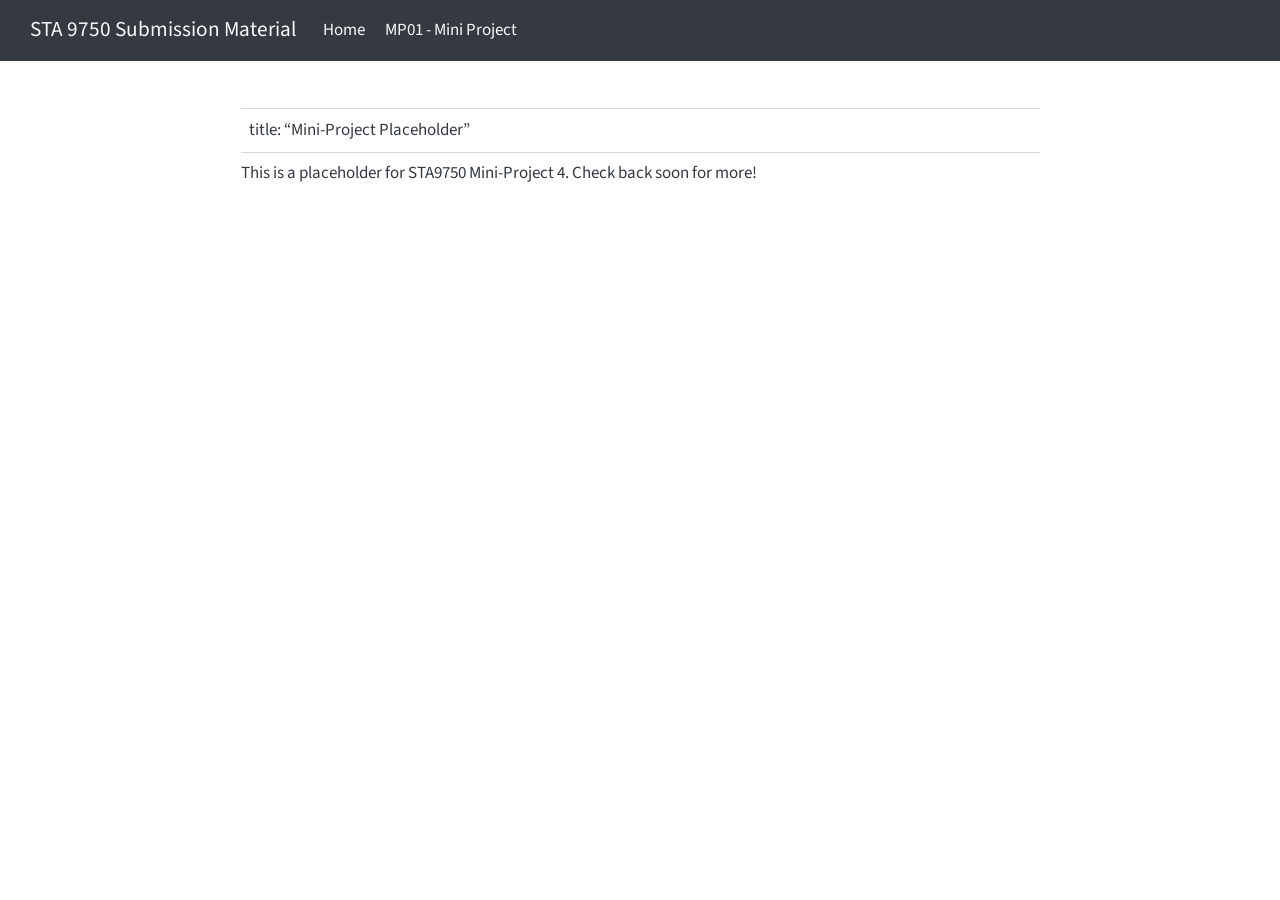
<file: docs/mp04.html>
<!DOCTYPE html>
<html xmlns="http://www.w3.org/1999/xhtml" lang="en" xml:lang="en"><head>

<meta charset="utf-8">
<meta name="generator" content="quarto-1.10.18">

<meta name="viewport" content="width=device-width, initial-scale=1.0, user-scalable=yes">


<title>mp04 – STA 9750 Submission Material</title>
<style>
/* Default styles provided by pandoc.
** See https://pandoc.org/MANUAL.html#variables-for-html for config info.
*/
span.smallcaps{font-variant: small-caps;}
div.columns{display: flex; gap: 1.5em;}
div.column{flex: auto;}
@media screen {
div.columns{gap: min(4vw, 1.5em);}
div.column{overflow-x: auto;}
}
div.hanging-indent{margin-left: 1.5em; text-indent: -1.5em;}
ul.task-list{list-style: none;}
ul.task-list li input[type="checkbox"] {
  width: 0.8em;
  margin: 0 0.8em 0.2em -1em; /* quarto-specific, see https://github.com/quarto-dev/quarto-cli/issues/4556 */ 
  vertical-align: middle;
}
</style>


<script src="site_libs/quarto-nav/quarto-nav.js"></script>
<script src="site_libs/quarto-nav/headroom.min.js"></script>
<script src="site_libs/clipboard/clipboard.min.js"></script>
<script src="site_libs/quarto-search/autocomplete.umd.js"></script>
<script src="site_libs/quarto-search/fuse.min.js"></script>
<script src="site_libs/quarto-search/quarto-search.js"></script>
<meta name="quarto:offset" content="./">
<script src="site_libs/quarto-html/quarto.js" type="module"></script>
<script src="site_libs/quarto-html/tabsets/tabsets.js" type="module"></script>
<script src="site_libs/quarto-html/popper.min.js"></script>
<script src="site_libs/quarto-html/tippy.umd.min.js"></script>
<script src="site_libs/quarto-html/anchor.min.js"></script>
<link href="site_libs/quarto-html/tippy.css" rel="stylesheet">
<link href="site_libs/quarto-html/quarto-syntax-highlighting-64a204ab8560d761af7679ceaba22944.css" rel="stylesheet" id="quarto-text-highlighting-styles">
<script src="site_libs/bootstrap/bootstrap.min.js"></script>
<link href="site_libs/bootstrap/bootstrap-icons.css" rel="stylesheet">
<link href="site_libs/bootstrap/bootstrap-8773bdb6428656c08bd3659ed3c31a70.min.css" rel="stylesheet" append-hash="true" id="quarto-bootstrap" data-mode="light">
<script id="quarto-search-options" type="application/json">{
  "location": "navbar",
  "copy-button": false,
  "collapse-after": 3,
  "panel-placement": "end",
  "type": "overlay",
  "limit": 50,
  "keyboard-shortcut": [
    "f",
    "/",
    "s"
  ],
  "show-item-context": false,
  "language": {
    "search-no-results-text": "No results",
    "search-matching-documents-text": "matching documents",
    "search-copy-link-title": "Copy link to search",
    "search-hide-matches-text": "Hide additional matches",
    "search-more-match-text": "more match in this document",
    "search-more-matches-text": "more matches in this document",
    "search-clear-button-title": "Clear",
    "search-text-placeholder": "",
    "search-detached-cancel-button-title": "Cancel",
    "search-submit-button-title": "Submit",
    "search-label": "Search"
  }
}</script>


</head>

<body class="nav-fixed fullcontent quarto-light">

<div id="quarto-search-results"></div>
  <header id="quarto-header" class="headroom fixed-top">
    <nav class="navbar navbar-expand-lg " data-bs-theme="dark">
      <div class="navbar-container container-fluid">
      <div class="navbar-brand-container mx-auto">
    <a class="navbar-brand" href="./index.html">
    <span class="navbar-title">STA 9750 Submission Material</span>
    </a>
  </div>
          <button class="navbar-toggler" type="button" data-bs-toggle="collapse" data-bs-target="#navbarCollapse" aria-controls="navbarCollapse" role="menu" aria-expanded="false" aria-label="Toggle navigation" onclick="if (window.quartoToggleHeadroom) { window.quartoToggleHeadroom(); }">
  <span class="navbar-toggler-icon"></span>
</button>
          <div class="collapse navbar-collapse" id="navbarCollapse">
            <ul class="navbar-nav navbar-nav-scroll me-auto">
  <li class="nav-item">
    <a class="nav-link" href="./index.html"> 
<span class="menu-text">Home</span></a>
  </li>  
  <li class="nav-item">
    <a class="nav-link" href="./mp01.html"> 
<span class="menu-text">MP01 - Mini Project</span></a>
  </li>  
</ul>
          </div> <!-- /navcollapse -->
            <div class="quarto-navbar-tools">
</div>
      </div> <!-- /container-fluid -->
    </nav>
</header>
<!-- content -->
<div id="quarto-content" class="quarto-container page-columns page-rows-contents page-layout-article page-navbar">
<!-- sidebar -->
<!-- margin-sidebar -->
    
<!-- main -->
<main class="content" id="quarto-document-content"><header id="title-block-header" class="quarto-title-block"></header>




<table class="caption-top table">
<tbody>
<tr class="odd">
<td>title: “Mini-Project Placeholder”</td>
</tr>
</tbody>
</table>
<p>This is a placeholder for STA9750 Mini-Project 4. Check back soon for more!</p>



</main> <!-- /main -->
<script id="quarto-html-after-body" type="application/javascript">
  window.document.addEventListener("DOMContentLoaded", function (event) {
    const icon = "";
    const anchorJS = new window.AnchorJS();
    anchorJS.options = {
      placement: 'right',
      icon: icon
    };
    anchorJS.add('.anchored');
    const isCodeAnnotation = (el) => {
      for (const clz of el.classList) {
        if (clz.startsWith('code-annotation-')) {                     
          return true;
        }
      }
      return false;
    }
    const onCopySuccess = function(e) {
      // button target
      const button = e.trigger;
      // don't keep focus
      button.blur();
      // flash "checked"
      button.classList.add('code-copy-button-checked');
      var currentTitle = button.getAttribute("title");
      button.setAttribute("title", "Copied!");
      let tooltip;
      if (window.bootstrap) {
        button.setAttribute("data-bs-toggle", "tooltip");
        button.setAttribute("data-bs-placement", "left");
        button.setAttribute("data-bs-title", "Copied!");
        tooltip = new bootstrap.Tooltip(button, 
          { trigger: "manual", 
            customClass: "code-copy-button-tooltip",
            offset: [0, -8]});
        tooltip.show();    
      }
      setTimeout(function() {
        if (tooltip) {
          tooltip.hide();
          button.removeAttribute("data-bs-title");
          button.removeAttribute("data-bs-toggle");
          button.removeAttribute("data-bs-placement");
        }
        button.setAttribute("title", currentTitle);
        button.classList.remove('code-copy-button-checked');
      }, 1000);
      // clear code selection
      e.clearSelection();
    }
    const getTextToCopy = function(trigger) {
      const outerScaffold = trigger.parentElement.cloneNode(true);
      const codeEl = outerScaffold.querySelector('code');
      for (const childEl of codeEl.children) {
        if (isCodeAnnotation(childEl)) {
          childEl.remove();
        }
      }
      return codeEl.innerText;
    }
    const clipboard = new window.ClipboardJS('.code-copy-button:not([data-in-quarto-modal])', {
      text: getTextToCopy
    });
    clipboard.on('success', onCopySuccess);
    if (window.document.getElementById('quarto-embedded-source-code-modal')) {
      const clipboardModal = new window.ClipboardJS('.code-copy-button[data-in-quarto-modal]', {
        text: getTextToCopy,
        container: window.document.getElementById('quarto-embedded-source-code-modal')
      });
      clipboardModal.on('success', onCopySuccess);
    }
      var localhostRegex = new RegExp(/^(?:http|https):\/\/localhost\:?[0-9]*\//);
      var mailtoRegex = new RegExp(/^mailto:/);
        var filterRegex = new RegExp("https:\/\/CharinoO\.github\.io\/STA9750-2026-FALL\/");
      var isInternal = (href) => {
          return filterRegex.test(href) || localhostRegex.test(href) || mailtoRegex.test(href);
      }
      // Inspect non-navigation links and adorn them if external
     var links = window.document.querySelectorAll('a[href]:not(.nav-link):not(.navbar-brand):not(.toc-action):not(.sidebar-link):not(.sidebar-item-toggle):not(.pagination-link):not(.no-external):not([aria-hidden]):not(.dropdown-item):not(.quarto-navigation-tool):not(.about-link)');
      for (var i=0; i<links.length; i++) {
        const link = links[i];
        if (!isInternal(link.href)) {
          // undo the damage that might have been done by quarto-nav.js in the case of
          // links that we want to consider external
          if (link.dataset.originalHref !== undefined) {
            link.href = link.dataset.originalHref;
          }
        }
      }
    function tippyHover(el, contentFn, onTriggerFn, onUntriggerFn) {
      const config = {
        allowHTML: true,
        maxWidth: 500,
        delay: 100,
        arrow: false,
        appendTo: function(el) {
            return el.parentElement;
        },
        interactive: true,
        interactiveBorder: 10,
        theme: 'quarto',
        placement: 'bottom-start',
      };
      if (contentFn) {
        config.content = contentFn;
      }
      if (onTriggerFn) {
        config.onTrigger = onTriggerFn;
      }
      if (onUntriggerFn) {
        config.onUntrigger = onUntriggerFn;
      }
      window.tippy(el, config); 
    }
    const noterefs = window.document.querySelectorAll('a[role="doc-noteref"]');
    for (var i=0; i<noterefs.length; i++) {
      const ref = noterefs[i];
      tippyHover(ref, function() {
        // use id or data attribute instead here
        let href = ref.getAttribute('data-footnote-href') || ref.getAttribute('href');
        try { href = new URL(href).hash; } catch {}
        const id = href.replace(/^#\/?/, "");
        const note = window.document.getElementById(id);
        if (note) {
          return note.innerHTML;
        } else {
          return "";
        }
      });
    }
    const xrefs = window.document.querySelectorAll('a.quarto-xref');
    const processXRef = (id, note) => {
      // Strip column container classes
      const stripColumnClz = (el) => {
        el.classList.remove("page-full", "page-columns");
        if (el.children) {
          for (const child of el.children) {
            stripColumnClz(child);
          }
        }
      }
      stripColumnClz(note)
      if (id === null || id.startsWith('sec-')) {
        // Special case sections, only their first couple elements
        const container = document.createElement("div");
        if (note.children && note.children.length > 2) {
          container.appendChild(note.children[0].cloneNode(true));
          for (let i = 1; i < note.children.length; i++) {
            const child = note.children[i];
            if (child.tagName === "P" && child.innerText === "") {
              continue;
            } else {
              container.appendChild(child.cloneNode(true));
              break;
            }
          }
          if (window.Quarto?.typesetMath) {
            window.Quarto.typesetMath(container);
          }
          return container.innerHTML
        } else {
          if (window.Quarto?.typesetMath) {
            window.Quarto.typesetMath(note);
          }
          return note.innerHTML;
        }
      } else {
        // Remove any anchor links if they are present
        const anchorLink = note.querySelector('a.anchorjs-link');
        if (anchorLink) {
          anchorLink.remove();
        }
        if (window.Quarto?.typesetMath) {
          window.Quarto.typesetMath(note);
        }
        if (note.classList.contains("callout")) {
          return note.outerHTML;
        } else {
          return note.innerHTML;
        }
      }
    }
    for (var i=0; i<xrefs.length; i++) {
      const xref = xrefs[i];
      tippyHover(xref, undefined, function(instance) {
        instance.disable();
        let url = xref.getAttribute('href');
        let hash = undefined; 
        if (url.startsWith('#')) {
          hash = url;
        } else {
          try { hash = new URL(url).hash; } catch {}
        }
        if (hash) {
          const id = hash.replace(/^#\/?/, "");
          const note = window.document.getElementById(id);
          if (note !== null) {
            try {
              const html = processXRef(id, note.cloneNode(true));
              instance.setContent(html);
            } finally {
              instance.enable();
              instance.show();
            }
          } else {
            // See if we can fetch this
            fetch(url.split('#')[0])
            .then(res => res.text())
            .then(html => {
              const parser = new DOMParser();
              const htmlDoc = parser.parseFromString(html, "text/html");
              const note = htmlDoc.getElementById(id);
              if (note !== null) {
                const html = processXRef(id, note);
                instance.setContent(html);
              } 
            }).finally(() => {
              instance.enable();
              instance.show();
            });
          }
        } else {
          // See if we can fetch a full url (with no hash to target)
          // This is a special case and we should probably do some content thinning / targeting
          fetch(url)
          .then(res => res.text())
          .then(html => {
            const parser = new DOMParser();
            const htmlDoc = parser.parseFromString(html, "text/html");
            const note = htmlDoc.querySelector('main.content');
            if (note !== null) {
              // This should only happen for chapter cross references
              // (since there is no id in the URL)
              // remove the first header
              if (note.children.length > 0 && note.children[0].tagName === "HEADER") {
                note.children[0].remove();
              }
              const html = processXRef(null, note);
              instance.setContent(html);
            } 
          }).finally(() => {
            instance.enable();
            instance.show();
          });
        }
      }, function(instance) {
      });
    }
        let selectedAnnoteEl;
        const selectorForAnnotation = ( cell, annotation) => {
          let cellAttr = 'data-code-cell="' + cell + '"';
          let lineAttr = 'data-code-annotation="' +  annotation + '"';
          const selector = 'span[' + cellAttr + '][' + lineAttr + ']';
          return selector;
        }
        const selectCodeLines = (annoteEl) => {
          const doc = window.document;
          const targetCell = annoteEl.getAttribute("data-target-cell");
          const targetAnnotation = annoteEl.getAttribute("data-target-annotation");
          const annoteSpan = window.document.querySelector(selectorForAnnotation(targetCell, targetAnnotation));
          const lines = annoteSpan.getAttribute("data-code-lines").split(",");
          const lineIds = lines.map((line) => {
            return targetCell + "-" + line;
          })
          let top = null;
          let height = null;
          let parent = null;
          if (lineIds.length > 0) {
              //compute the position of the single el (top and bottom and make a div)
              const el = window.document.getElementById(lineIds[0]);
              top = el.offsetTop;
              height = el.offsetHeight;
              parent = el.parentElement.parentElement;
            if (lineIds.length > 1) {
              const lastEl = window.document.getElementById(lineIds[lineIds.length - 1]);
              const bottom = lastEl.offsetTop + lastEl.offsetHeight;
              height = bottom - top;
            }
            if (top !== null && height !== null && parent !== null) {
              // cook up a div (if necessary) and position it 
              let div = window.document.getElementById("code-annotation-line-highlight");
              if (div === null) {
                div = window.document.createElement("div");
                div.setAttribute("id", "code-annotation-line-highlight");
                div.style.position = 'absolute';
                parent.appendChild(div);
              }
              div.style.top = top - 2 + "px";
              div.style.height = height + 4 + "px";
              div.style.left = 0;
              let gutterDiv = window.document.getElementById("code-annotation-line-highlight-gutter");
              if (gutterDiv === null) {
                gutterDiv = window.document.createElement("div");
                gutterDiv.setAttribute("id", "code-annotation-line-highlight-gutter");
                gutterDiv.style.position = 'absolute';
                const codeCell = window.document.getElementById(targetCell);
                const gutter = codeCell.querySelector('.code-annotation-gutter');
                gutter.appendChild(gutterDiv);
              }
              gutterDiv.style.top = top - 2 + "px";
              gutterDiv.style.height = height + 4 + "px";
            }
            selectedAnnoteEl = annoteEl;
          }
        };
        const unselectCodeLines = () => {
          const elementsIds = ["code-annotation-line-highlight", "code-annotation-line-highlight-gutter"];
          elementsIds.forEach((elId) => {
            const div = window.document.getElementById(elId);
            if (div) {
              div.remove();
            }
          });
          selectedAnnoteEl = undefined;
        };
          // Handle positioning of the toggle
      window.addEventListener(
        "resize",
        throttle(() => {
          elRect = undefined;
          if (selectedAnnoteEl) {
            selectCodeLines(selectedAnnoteEl);
          }
        }, 10)
      );
      function throttle(fn, ms) {
      let throttle = false;
      let timer;
        return (...args) => {
          if(!throttle) { // first call gets through
              fn.apply(this, args);
              throttle = true;
          } else { // all the others get throttled
              if(timer) clearTimeout(timer); // cancel #2
              timer = setTimeout(() => {
                fn.apply(this, args);
                timer = throttle = false;
              }, ms);
          }
        };
      }
        // Attach click handler to the DT
        const annoteDls = window.document.querySelectorAll('dt[data-target-cell]');
        for (const annoteDlNode of annoteDls) {
          annoteDlNode.addEventListener('click', (event) => {
            const clickedEl = event.target;
            if (clickedEl !== selectedAnnoteEl) {
              unselectCodeLines();
              const activeEl = window.document.querySelector('dt[data-target-cell].code-annotation-active');
              if (activeEl) {
                activeEl.classList.remove('code-annotation-active');
              }
              selectCodeLines(clickedEl);
              clickedEl.classList.add('code-annotation-active');
            } else {
              // Unselect the line
              unselectCodeLines();
              clickedEl.classList.remove('code-annotation-active');
            }
          });
        }
    const findCites = (el) => {
      const parentEl = el.parentElement;
      if (parentEl) {
        const cites = parentEl.dataset.cites;
        if (cites) {
          return {
            el,
            cites: cites.split(' ')
          };
        } else {
          return findCites(el.parentElement)
        }
      } else {
        return undefined;
      }
    };
    var bibliorefs = window.document.querySelectorAll('a[role="doc-biblioref"]');
    for (var i=0; i<bibliorefs.length; i++) {
      const ref = bibliorefs[i];
      const citeInfo = findCites(ref);
      if (citeInfo) {
        tippyHover(citeInfo.el, function() {
          var popup = window.document.createElement('div');
          citeInfo.cites.forEach(function(cite) {
            var citeDiv = window.document.createElement('div');
            citeDiv.classList.add('hanging-indent');
            citeDiv.classList.add('csl-entry');
            var biblioDiv = window.document.getElementById('ref-' + cite);
            if (biblioDiv) {
              citeDiv.innerHTML = biblioDiv.innerHTML;
            }
            popup.appendChild(citeDiv);
          });
          return popup.innerHTML;
        });
      }
    }
  });
  </script>
</div> <!-- /content -->




</body></html>
</file>
<file: docs/site_libs/quarto-html/tippy.css>
.tippy-box[data-animation=fade][data-state=hidden]{opacity:0}[data-tippy-root]{max-width:calc(100vw - 10px)}.tippy-box{position:relative;background-color:#333;color:#fff;border-radius:4px;font-size:14px;line-height:1.4;white-space:normal;outline:0;transition-property:transform,visibility,opacity}.tippy-box[data-placement^=top]>.tippy-arrow{bottom:0}.tippy-box[data-placement^=top]>.tippy-arrow:before{bottom:-7px;left:0;border-width:8px 8px 0;border-top-color:initial;transform-origin:center top}.tippy-box[data-placement^=bottom]>.tippy-arrow{top:0}.tippy-box[data-placement^=bottom]>.tippy-arrow:before{top:-7px;left:0;border-width:0 8px 8px;border-bottom-color:initial;transform-origin:center bottom}.tippy-box[data-placement^=left]>.tippy-arrow{right:0}.tippy-box[data-placement^=left]>.tippy-arrow:before{border-width:8px 0 8px 8px;border-left-color:initial;right:-7px;transform-origin:center left}.tippy-box[data-placement^=right]>.tippy-arrow{left:0}.tippy-box[data-placement^=right]>.tippy-arrow:before{left:-7px;border-width:8px 8px 8px 0;border-right-color:initial;transform-origin:center right}.tippy-box[data-inertia][data-state=visible]{transition-timing-function:cubic-bezier(.54,1.5,.38,1.11)}.tippy-arrow{width:16px;height:16px;color:#333}.tippy-arrow:before{content:"";position:absolute;border-color:transparent;border-style:solid}.tippy-content{position:relative;padding:5px 9px;z-index:1}
</file>
<file: docs/site_libs/quarto-html/quarto-syntax-highlighting-64a204ab8560d761af7679ceaba22944.css>
/* quarto syntax highlight colors */
:root {
  --quarto-hl-ot-color: #003B4F;
  --quarto-hl-at-color: #657422;
  --quarto-hl-ss-color: #20794D;
  --quarto-hl-an-color: #5E5E5E;
  --quarto-hl-fu-color: #4758AB;
  --quarto-hl-st-color: #20794D;
  --quarto-hl-cf-color: #003B4F;
  --quarto-hl-op-color: #5E5E5E;
  --quarto-hl-er-color: #AD0000;
  --quarto-hl-bn-color: #AD0000;
  --quarto-hl-al-color: #AD0000;
  --quarto-hl-va-color: #111111;
  --quarto-hl-bu-color: inherit;
  --quarto-hl-ex-color: inherit;
  --quarto-hl-pp-color: #AD0000;
  --quarto-hl-in-color: #5E5E5E;
  --quarto-hl-vs-color: #20794D;
  --quarto-hl-wa-color: #5E5E5E;
  --quarto-hl-do-color: #5E5E5E;
  --quarto-hl-im-color: #00769E;
  --quarto-hl-ch-color: #20794D;
  --quarto-hl-dt-color: #AD0000;
  --quarto-hl-fl-color: #AD0000;
  --quarto-hl-co-color: #5E5E5E;
  --quarto-hl-cv-color: #5E5E5E;
  --quarto-hl-cn-color: #8f5902;
  --quarto-hl-sc-color: #5E5E5E;
  --quarto-hl-dv-color: #AD0000;
  --quarto-hl-kw-color: #003B4F;
}

/* other quarto variables */
:root {
  --quarto-font-monospace: SFMono-Regular, Menlo, Monaco, Consolas, "Liberation Mono", "Courier New", monospace;
}

/* syntax highlight based on Pandoc's rules */
pre > code.sourceCode > span {
  color: #003B4F;
}

code.sourceCode > span {
  color: #003B4F;
}

div.sourceCode,
div.sourceCode pre.sourceCode {
  color: #003B4F;
}

/* Normal */
code span {
  color: #003B4F;
}

/* Alert */
code span.al {
  color: #AD0000;
  font-style: inherit;
}

/* Annotation */
code span.an {
  color: #5E5E5E;
  font-style: inherit;
}

/* Attribute */
code span.at {
  color: #657422;
  font-style: inherit;
}

/* BaseN */
code span.bn {
  color: #AD0000;
  font-style: inherit;
}

/* BuiltIn */
code span.bu {
  font-style: inherit;
}

/* ControlFlow */
code span.cf {
  color: #003B4F;
  font-weight: bold;
  font-style: inherit;
}

/* Char */
code span.ch {
  color: #20794D;
  font-style: inherit;
}

/* Constant */
code span.cn {
  color: #8f5902;
  font-style: inherit;
}

/* Comment */
code span.co {
  color: #5E5E5E;
  font-style: inherit;
}

/* CommentVar */
code span.cv {
  color: #5E5E5E;
  font-style: italic;
}

/* Documentation */
code span.do {
  color: #5E5E5E;
  font-style: italic;
}

/* DataType */
code span.dt {
  color: #AD0000;
  font-style: inherit;
}

/* DecVal */
code span.dv {
  color: #AD0000;
  font-style: inherit;
}

/* Error */
code span.er {
  color: #AD0000;
  font-style: inherit;
}

/* Extension */
code span.ex {
  font-style: inherit;
}

/* Float */
code span.fl {
  color: #AD0000;
  font-style: inherit;
}

/* Function */
code span.fu {
  color: #4758AB;
  font-style: inherit;
}

/* Import */
code span.im {
  color: #00769E;
  font-style: inherit;
}

/* Information */
code span.in {
  color: #5E5E5E;
  font-style: inherit;
}

/* Keyword */
code span.kw {
  color: #003B4F;
  font-weight: bold;
  font-style: inherit;
}

/* Operator */
code span.op {
  color: #5E5E5E;
  font-style: inherit;
}

/* Other */
code span.ot {
  color: #003B4F;
  font-style: inherit;
}

/* Preprocessor */
code span.pp {
  color: #AD0000;
  font-style: inherit;
}

/* SpecialChar */
code span.sc {
  color: #5E5E5E;
  font-style: inherit;
}

/* SpecialString */
code span.ss {
  color: #20794D;
  font-style: inherit;
}

/* String */
code span.st {
  color: #20794D;
  font-style: inherit;
}

/* Variable */
code span.va {
  color: #111111;
  font-style: inherit;
}

/* VerbatimString */
code span.vs {
  color: #20794D;
  font-style: inherit;
}

/* Warning */
code span.wa {
  color: #5E5E5E;
  font-style: italic;
}

.prevent-inlining {
  content: "</";
}

/*# sourceMappingURL=9d8d5bb603a83b8298b89080a598c93b.css.map */
</file>
